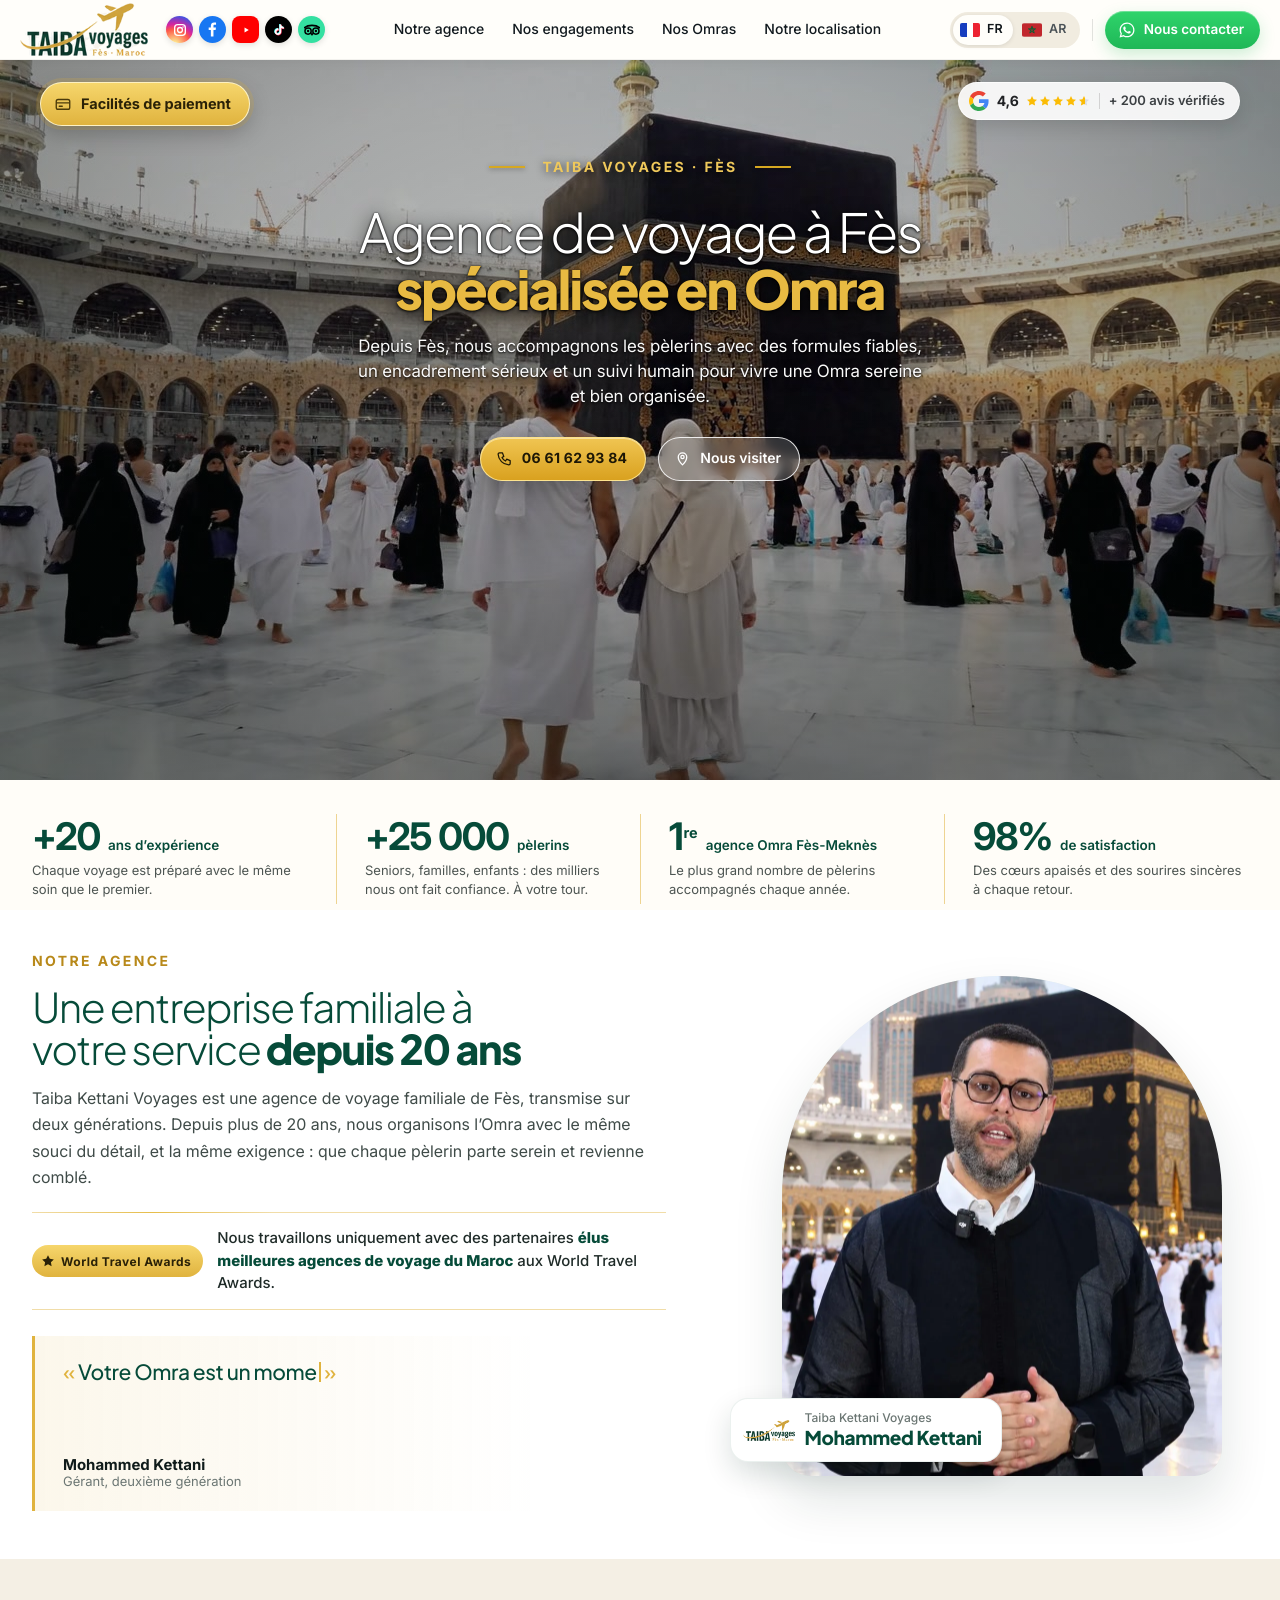
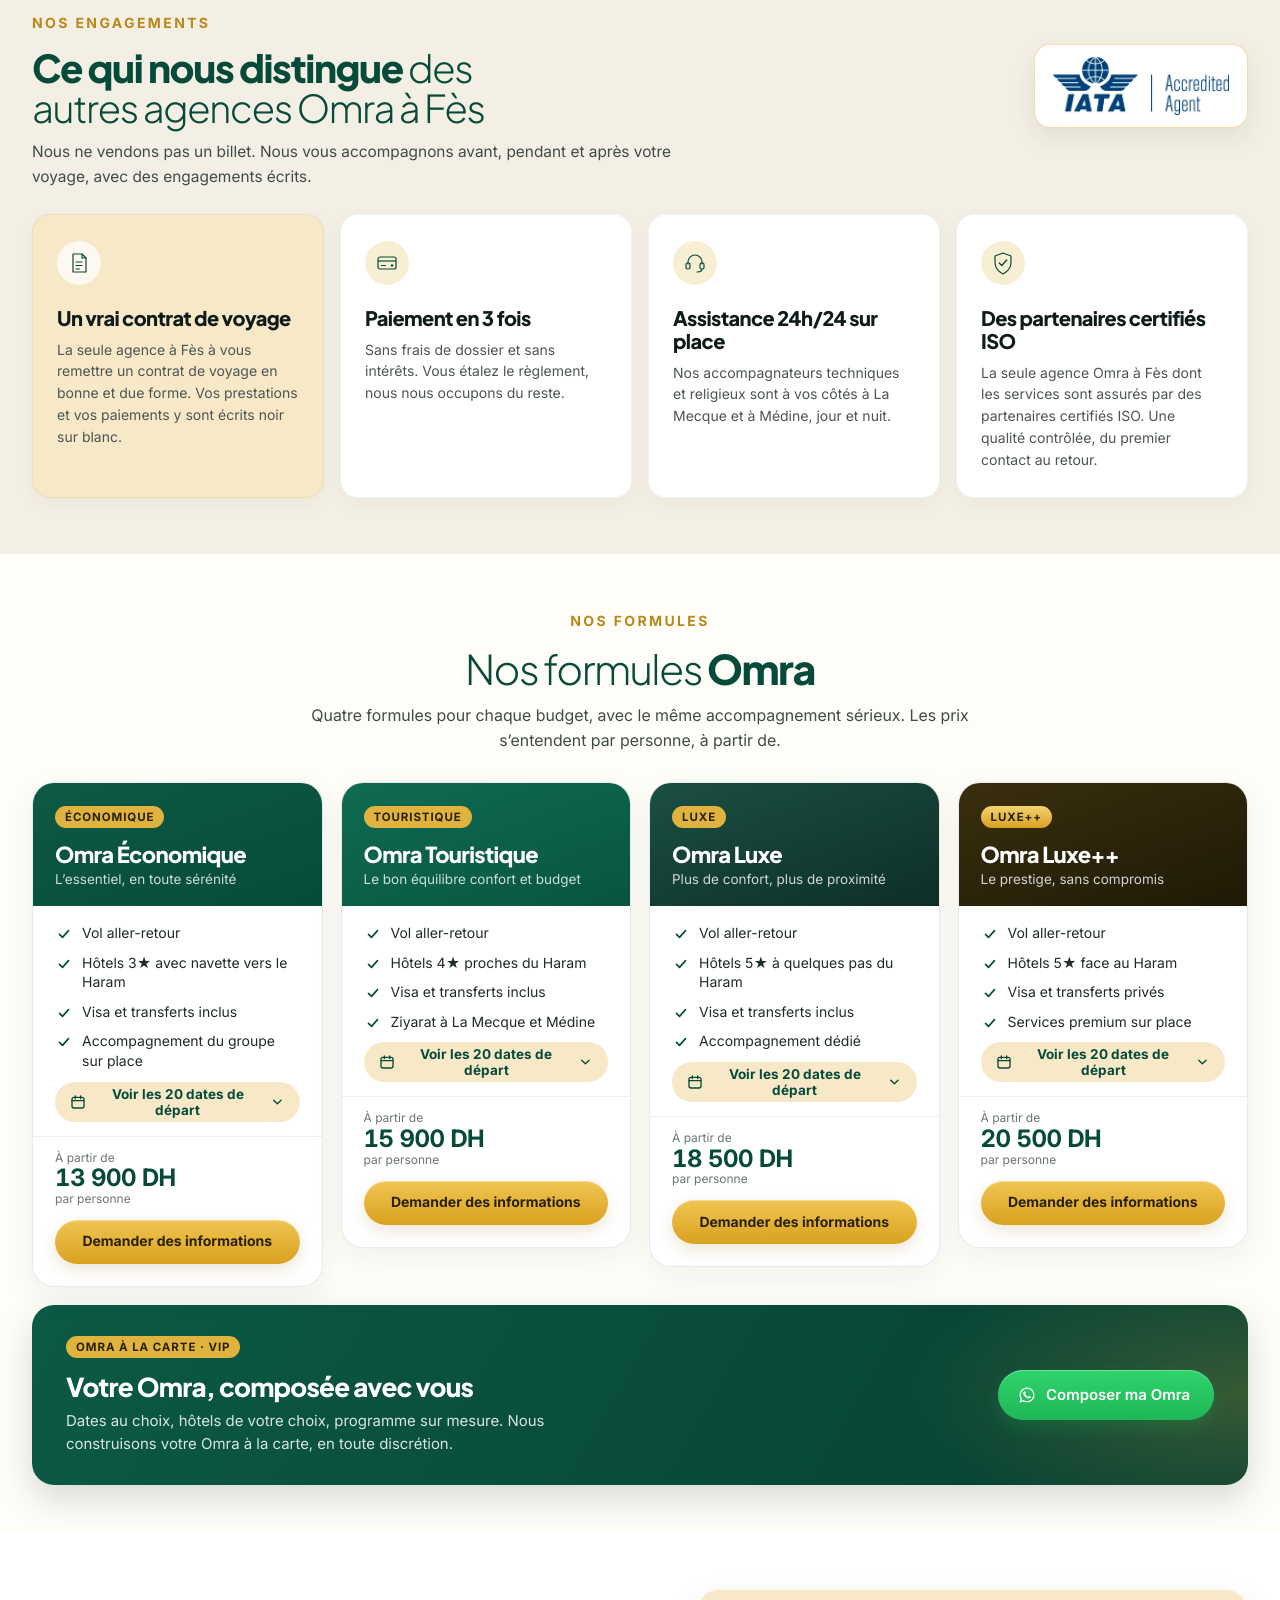
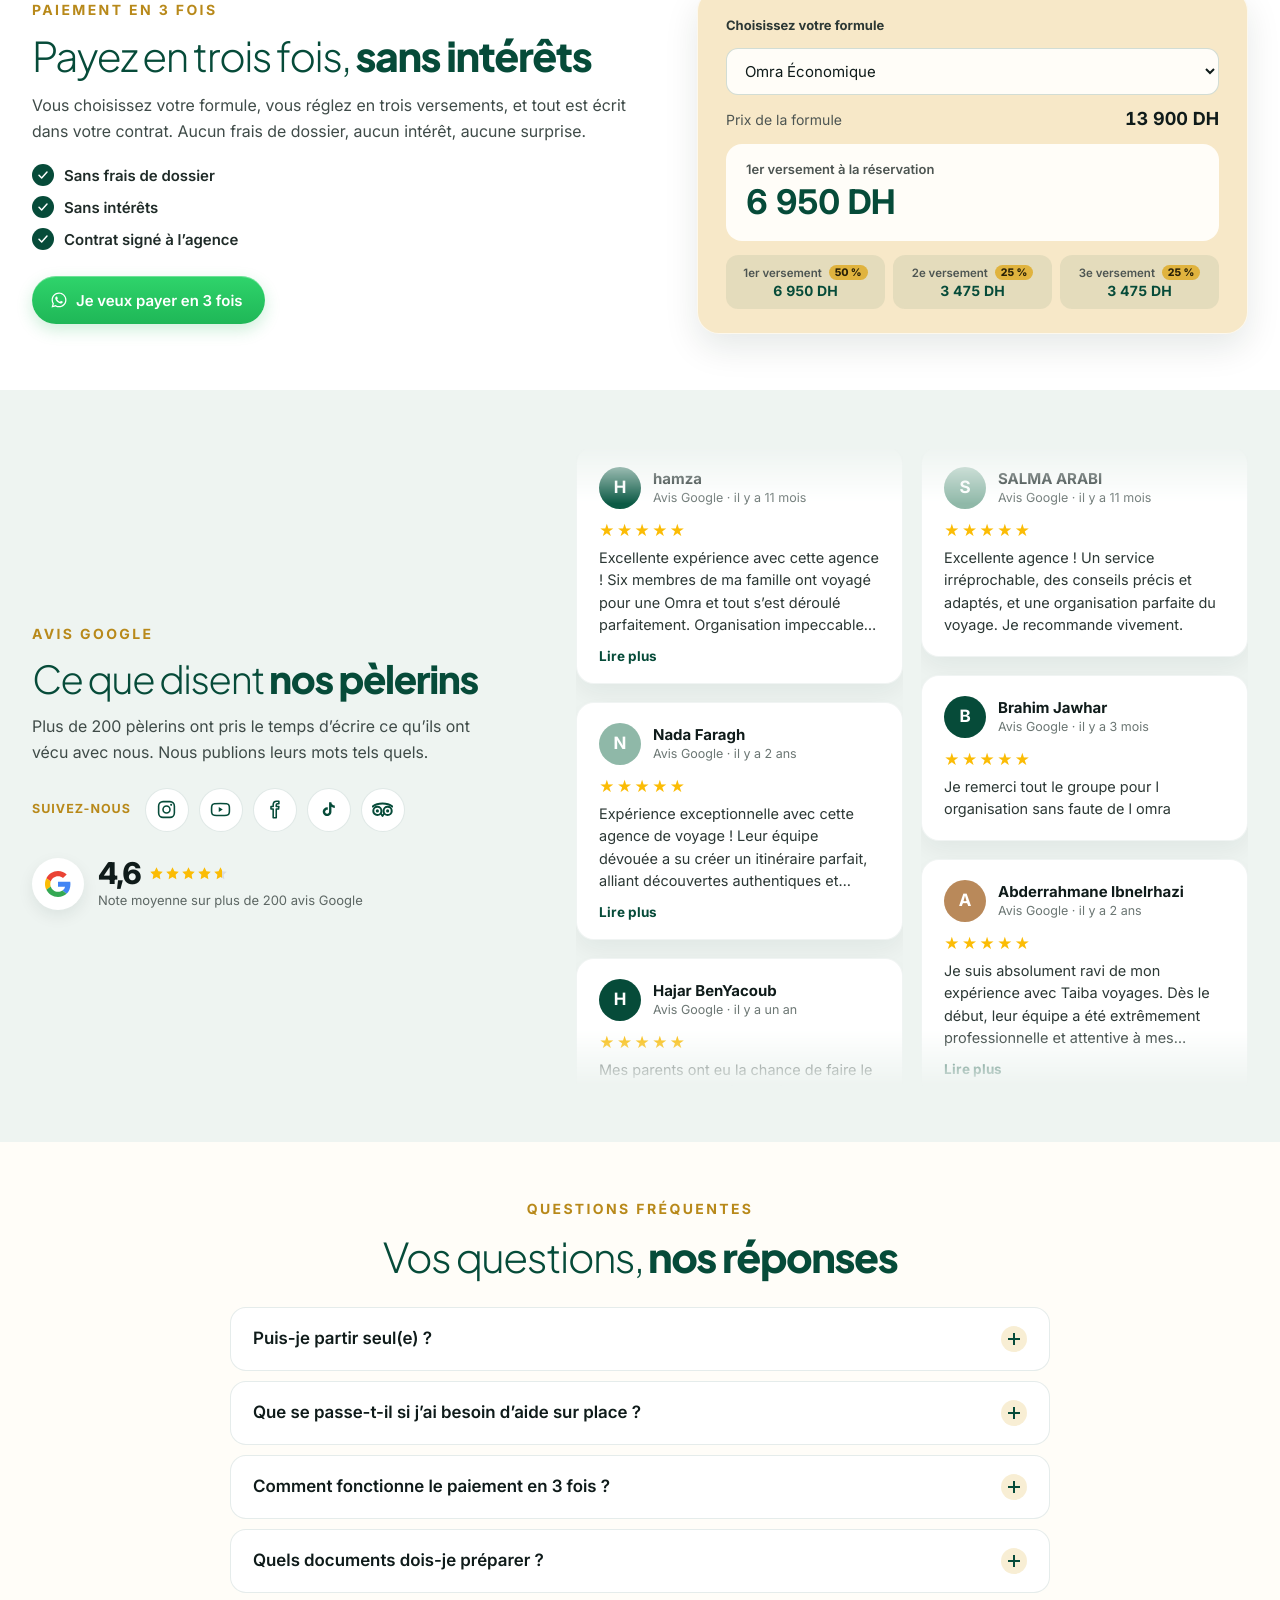
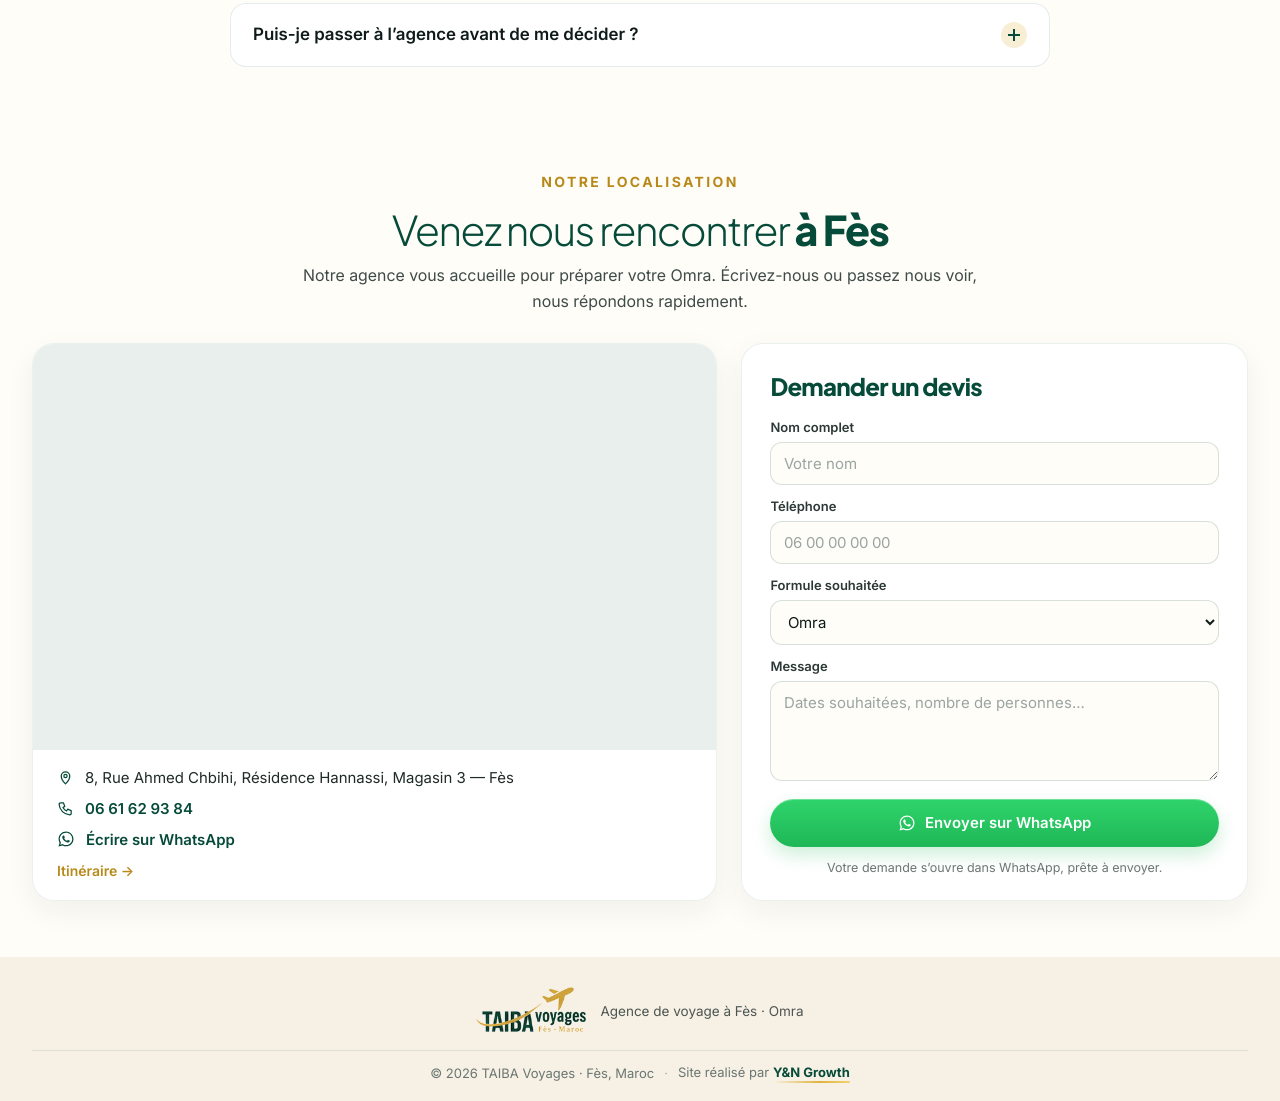
<file: index.html>
<!doctype html>
<html lang="fr" dir="ltr">
<head>
  <meta charset="utf-8" />
  <meta name="viewport" content="width=device-width, initial-scale=1" />
  <meta name="theme-color" content="#fffefa" />
  <title>Agence de voyage Omra à Fès | Taiba Kettani Voyages</title>
  <meta name="description" content="Taiba Kettani Voyages, agence de voyage familiale à Fès spécialisée dans l'Omra depuis 20 ans. Formules dès 13 900 DH, paiement en 3 fois, assistance 24h/24." />
  <link rel="canonical" href="https://taibakettanivoyages.ma/" />
  <link rel="alternate" hreflang="fr" href="https://taibakettanivoyages.ma/" />
  <link rel="alternate" hreflang="ar" href="https://taibakettanivoyages.ma/ar/" />
  <link rel="alternate" hreflang="x-default" href="https://taibakettanivoyages.ma/" />
  <meta property="og:locale" content="fr_MA" />
  <meta property="og:locale:alternate" content="ar_MA" />
  <meta property="og:type" content="website" />
  <meta property="og:site_name" content="Taiba Kettani Voyages" />
  <meta property="og:title" content="Agence de voyage Omra à Fès | Taiba Kettani Voyages" />
  <meta property="og:description" content="Taiba Kettani Voyages, agence de voyage familiale à Fès spécialisée dans l'Omra depuis 20 ans. Formules dès 13 900 DH, paiement en 3 fois, assistance 24h/24." />
  <meta property="og:url" content="https://taibakettanivoyages.ma/" />
  <meta property="og:image" content="https://taibakettanivoyages.ma/assets/hero-placeholder.jpg" />
  <meta name="twitter:card" content="summary_large_image" />
  <script type="application/ld+json">{"@context": "https://schema.org", "@type": "WebSite", "name": "Taiba Kettani Voyages", "alternateName": ["Taiba Voyages", "طيبة كتاني للأسفار"], "url": "https://taibakettanivoyages.ma/"}</script>
  <link rel="preconnect" href="https://fonts.googleapis.com" />
  <link rel="preconnect" href="https://fonts.gstatic.com" crossorigin />
  <link href="https://fonts.googleapis.com/css2?family=Inter:wght@400;500;600;700&family=Plus+Jakarta+Sans:wght@300;500;700;800&family=Tajawal:wght@300;400;500;700;800&display=swap" rel="stylesheet" />
  <script type="application/ld+json">{"@context": "https://schema.org", "@type": "TravelAgency", "name": "Taiba Kettani Voyages", "description": "Agence de voyage familiale à Fès spécialisée en Omra.", "telephone": "+212661629384", "address": {"@type": "PostalAddress", "streetAddress": "8, Rue Ahmed Chbihi, Résidence Hannassi, Magasin 3", "addressLocality": "Fès", "addressCountry": "MA"}, "url": "https://taibakettanivoyages.ma/", "priceRange": "13900-20500 MAD", "inLanguage": "fr", "sameAs": ["https://www.instagram.com/taiba_kettani_voyages/", "https://www.youtube.com/@Taiba.kettani.voyages", "https://www.facebook.com/Taiba.voyages", "https://www.tiktok.com/@taiba.voyages.by.k", "https://www.tripadvisor.fr/Attraction_Review-g293733-d34656784-Reviews-TAIBA_Voyages_By_Kettani-Fez_Fez_Meknes.html"]}</script>
  <link rel="icon" href="/favicon.ico" sizes="48x48" />
  <link rel="icon" href="/favicon.svg" type="image/svg+xml" />
  <link rel="apple-touch-icon" href="/apple-touch-icon.png" />
  <link rel="stylesheet" href="styles.css?v=77" />
</head>
<body>
  <header class="site-header">
    <div class="nav-shell">
      <a class="brand" href="#" aria-label="TAIBA Voyages — Accueil">
        <img src="assets/logo-taiba.png" alt="TAIBA Voyages — Fès, Maroc" />
      </a>

      <div class="nav-social" aria-label="Réseaux sociaux">
        <a class="soc soc-ig" href="https://www.instagram.com/taiba_kettani_voyages/" target="_blank" rel="noopener" aria-label="Instagram" title="Instagram"><svg viewBox="0 0 24 24" fill="none" aria-hidden="true"><rect x="4" y="4" width="16" height="16" rx="4.6" stroke="#fff" stroke-width="2"/><circle cx="12" cy="12" r="3.7" stroke="#fff" stroke-width="2"/><circle cx="16.6" cy="7.4" r="1.15" fill="#fff"/></svg></a>
        <a class="soc soc-fb" href="https://www.facebook.com/Taiba.voyages" target="_blank" rel="noopener" aria-label="Facebook" title="Facebook"><svg viewBox="0 0 24 24" aria-hidden="true"><path fill="#fff" d="M15.12 5.32H17V2.14A26.1 26.1 0 0 0 14.26 2c-2.72 0-4.58 1.66-4.58 4.7v2.62H6.61v3.56h3.07V22h3.68v-9.12h3.06l.46-3.56h-3.52V7.05c0-1.03.28-1.73 1.76-1.73Z"/></svg></a>
        <a class="soc soc-yt" href="https://www.youtube.com/@Taiba.kettani.voyages" target="_blank" rel="noopener" aria-label="YouTube" title="YouTube"><svg viewBox="0 0 24 24" aria-hidden="true"><path fill="#fff" d="m9.8 8.2 6.4 3.8-6.4 3.8V8.2Z"/></svg></a>
        <a class="soc soc-tt" href="https://www.tiktok.com/@taiba.voyages.by.k" target="_blank" rel="noopener" aria-label="TikTok" title="TikTok"><svg viewBox="0 0 24 24" aria-hidden="true"><g transform="translate(4.4 3.6) scale(.66)"><path fill="#25F4EE" transform="translate(-1 -1)" d="M12.53.02c1.31-.02 2.61-.01 3.91-.02.08 1.53.63 3.09 1.75 4.17 1.12 1.11 2.7 1.62 4.24 1.79v4.03c-1.44-.05-2.89-.35-4.2-.97-.57-.26-1.1-.59-1.62-.93-.01 2.92.01 5.84-.02 8.75-.08 1.4-.54 2.79-1.35 3.94-1.31 1.92-3.58 3.17-5.91 3.21-1.43.08-2.86-.31-4.08-1.03-2.02-1.19-3.44-3.37-3.65-5.71-.02-.5-.03-1-.01-1.49.18-1.9 1.12-3.72 2.58-4.96 1.66-1.44 3.98-2.13 6.15-1.72.02 1.48-.04 2.96-.04 4.44-.99-.32-2.15-.23-3.02.37-.63.41-1.11 1.04-1.36 1.75-.21.51-.15 1.07-.14 1.61.24 1.64 1.82 3.02 3.5 2.87 1.12-.01 2.19-.66 2.77-1.61.19-.33.4-.67.41-1.06.1-1.79.06-3.57.07-5.36.01-4.03-.01-8.05.02-12.07Z"/><path fill="#FE2C55" transform="translate(1 1)" d="M12.53.02c1.31-.02 2.61-.01 3.91-.02.08 1.53.63 3.09 1.75 4.17 1.12 1.11 2.7 1.62 4.24 1.79v4.03c-1.44-.05-2.89-.35-4.2-.97-.57-.26-1.1-.59-1.62-.93-.01 2.92.01 5.84-.02 8.75-.08 1.4-.54 2.79-1.35 3.94-1.31 1.92-3.58 3.17-5.91 3.21-1.43.08-2.86-.31-4.08-1.03-2.02-1.19-3.44-3.37-3.65-5.71-.02-.5-.03-1-.01-1.49.18-1.9 1.12-3.72 2.58-4.96 1.66-1.44 3.98-2.13 6.15-1.72.02 1.48-.04 2.96-.04 4.44-.99-.32-2.15-.23-3.02.37-.63.41-1.11 1.04-1.36 1.75-.21.51-.15 1.07-.14 1.61.24 1.64 1.82 3.02 3.5 2.87 1.12-.01 2.19-.66 2.77-1.61.19-.33.4-.67.41-1.06.1-1.79.06-3.57.07-5.36.01-4.03-.01-8.05.02-12.07Z"/><path fill="#fff" d="M12.53.02c1.31-.02 2.61-.01 3.91-.02.08 1.53.63 3.09 1.75 4.17 1.12 1.11 2.7 1.62 4.24 1.79v4.03c-1.44-.05-2.89-.35-4.2-.97-.57-.26-1.1-.59-1.62-.93-.01 2.92.01 5.84-.02 8.75-.08 1.4-.54 2.79-1.35 3.94-1.31 1.92-3.58 3.17-5.91 3.21-1.43.08-2.86-.31-4.08-1.03-2.02-1.19-3.44-3.37-3.65-5.71-.02-.5-.03-1-.01-1.49.18-1.9 1.12-3.72 2.58-4.96 1.66-1.44 3.98-2.13 6.15-1.72.02 1.48-.04 2.96-.04 4.44-.99-.32-2.15-.23-3.02.37-.63.41-1.11 1.04-1.36 1.75-.21.51-.15 1.07-.14 1.61.24 1.64 1.82 3.02 3.5 2.87 1.12-.01 2.19-.66 2.77-1.61.19-.33.4-.67.41-1.06.1-1.79.06-3.57.07-5.36.01-4.03-.01-8.05.02-12.07Z"/></g></svg></a><a class="soc soc-ta" href="https://www.tripadvisor.fr/Attraction_Review-g293733-d34656784-Reviews-TAIBA_Voyages_By_Kettani-Fez_Fez_Meknes.html" target="_blank" rel="noopener" aria-label="Tripadvisor" title="Tripadvisor"><svg viewBox="3 4.5 18 15" aria-hidden="true"><path d="M3.6 9.4C5.7 7.7 8.7 6.8 12 6.8s6.3.9 8.4 2.6" stroke="currentColor" stroke-width="1.7" stroke-linecap="round" fill="none"/><circle cx="7.6" cy="13.2" r="3.5" stroke="currentColor" stroke-width="1.7" fill="none"/><circle cx="16.4" cy="13.2" r="3.5" stroke="currentColor" stroke-width="1.7" fill="none"/><circle cx="7.6" cy="13.2" r="1.35" fill="currentColor"/><circle cx="16.4" cy="13.2" r="1.35" fill="currentColor"/><path d="M10.7 15.6 12 17.6l1.3-2" stroke="currentColor" stroke-width="1.5" stroke-linecap="round" stroke-linejoin="round" fill="none"/></svg></a>
      </div>

      <nav class="desktop-nav" aria-label="Navigation principale">
        <a href="#agence">Notre agence</a>
        <a href="#engagements">Nos engagements</a>
        <a href="#packs">Nos Omras</a>
        <a href="#localisation">Notre localisation</a>
      </nav>

      <div class="nav-actions">
        <div class="lang-switch" aria-label="Langue / اللغة">
          <a class="lang-btn is-active" href="./" data-lang="fr" lang="fr" hreflang="fr" title="Français" aria-current="page">
            <span class="flag flag-fr" aria-hidden="true"><i></i><i></i><i></i></span>
            <span class="lang-label">FR</span>
          </a>
          <a class="lang-btn" href="ar/" data-lang="ar" lang="ar" hreflang="ar" title="العربية">
            <span class="flag flag-ma" aria-hidden="true">
              <svg viewBox="0 0 900 600">
                <rect width="900" height="600" fill="#C1272D"/>
                <path d="M450 130 549.9 437.5 288.3 247.5h323.4L350.1 437.5Z" fill="none" stroke="#006233" stroke-width="40" stroke-linejoin="miter"/>
              </svg>
            </span>
            <span class="lang-label">AR</span>
          </a>
        </div>

        <span class="nav-divider" aria-hidden="true"></span>

        <a class="contact-cta" href="https://wa.me/212661629384" target="_blank" rel="noopener" aria-label="Nous contacter sur WhatsApp">
          <svg class="whatsapp-icon" width="20" height="20" viewBox="0 0 24 24" aria-hidden="true">
            <path fill="currentColor" d="M12.04 2C6.58 2 2.13 6.45 2.13 11.91c0 1.75.46 3.45 1.32 4.95L2.05 22l5.25-1.38a9.9 9.9 0 0 0 4.74 1.21c5.46 0 9.91-4.45 9.91-9.91 0-2.65-1.03-5.14-2.9-7.01A9.82 9.82 0 0 0 12.04 2m.01 1.67c2.2 0 4.26.86 5.82 2.42a8.2 8.2 0 0 1 2.41 5.83c0 4.54-3.7 8.23-8.24 8.23-1.48 0-2.93-.39-4.19-1.15l-.3-.17-3.12.82.83-3.04-.2-.32a8.2 8.2 0 0 1-1.26-4.38c.01-4.54 3.7-8.24 8.25-8.24M8.53 7.33c-.16 0-.43.06-.66.31-.22.25-.87.86-.87 2.07 0 1.22.89 2.39 1 2.56.14.17 1.76 2.67 4.25 3.73.59.27 1.05.42 1.41.53.59.19 1.13.16 1.56.1.48-.07 1.46-.6 1.67-1.18.21-.58.21-1.07.15-1.18-.07-.1-.23-.16-.48-.27-.25-.14-1.47-.74-1.69-.82-.23-.08-.37-.12-.56.12-.16.25-.64.81-.78.97-.15.17-.29.19-.53.07-.26-.13-1.06-.39-2-1.23-.74-.66-1.23-1.47-1.38-1.72-.12-.24-.01-.39.11-.5.11-.11.27-.29.37-.44.13-.14.17-.25.25-.41.08-.17.04-.31-.02-.43-.06-.11-.56-1.35-.77-1.84-.2-.48-.4-.42-.56-.43-.14 0-.3-.01-.47-.01"/>
          </svg>
          <span>Nous contacter</span>
        </a>

        <button class="menu-toggle" type="button" aria-label="Ouvrir le menu" aria-expanded="false">
          <span></span><span></span><span></span>
        </button>
      </div>
    </div>

    <div class="mobile-panel" hidden>
      <a href="#agence">Notre agence</a>
      <a href="#engagements">Nos engagements</a>
      <a href="#packs">Nos Omras</a>
      <a href="#localisation">Notre localisation</a>
    </div>
  </header>

  <nav class="social-rail" aria-label="Réseaux sociaux">
        <a class="soc soc-ig" href="https://www.instagram.com/taiba_kettani_voyages/" target="_blank" rel="noopener" aria-label="Instagram" title="Instagram"><svg viewBox="0 0 24 24" fill="none" aria-hidden="true"><rect x="4" y="4" width="16" height="16" rx="4.6" stroke="#fff" stroke-width="2"/><circle cx="12" cy="12" r="3.7" stroke="#fff" stroke-width="2"/><circle cx="16.6" cy="7.4" r="1.15" fill="#fff"/></svg></a>
        <a class="soc soc-fb" href="https://www.facebook.com/Taiba.voyages" target="_blank" rel="noopener" aria-label="Facebook" title="Facebook"><svg viewBox="0 0 24 24" aria-hidden="true"><path fill="#fff" d="M15.12 5.32H17V2.14A26.1 26.1 0 0 0 14.26 2c-2.72 0-4.58 1.66-4.58 4.7v2.62H6.61v3.56h3.07V22h3.68v-9.12h3.06l.46-3.56h-3.52V7.05c0-1.03.28-1.73 1.76-1.73Z"/></svg></a>
        <a class="soc soc-yt" href="https://www.youtube.com/@Taiba.kettani.voyages" target="_blank" rel="noopener" aria-label="YouTube" title="YouTube"><svg viewBox="0 0 24 24" aria-hidden="true"><path fill="#fff" d="m9.8 8.2 6.4 3.8-6.4 3.8V8.2Z"/></svg></a>
        <a class="soc soc-tt" href="https://www.tiktok.com/@taiba.voyages.by.k" target="_blank" rel="noopener" aria-label="TikTok" title="TikTok"><svg viewBox="0 0 24 24" aria-hidden="true"><g transform="translate(4.4 3.6) scale(.66)"><path fill="#25F4EE" transform="translate(-1 -1)" d="M12.53.02c1.31-.02 2.61-.01 3.91-.02.08 1.53.63 3.09 1.75 4.17 1.12 1.11 2.7 1.62 4.24 1.79v4.03c-1.44-.05-2.89-.35-4.2-.97-.57-.26-1.1-.59-1.62-.93-.01 2.92.01 5.84-.02 8.75-.08 1.4-.54 2.79-1.35 3.94-1.31 1.92-3.58 3.17-5.91 3.21-1.43.08-2.86-.31-4.08-1.03-2.02-1.19-3.44-3.37-3.65-5.71-.02-.5-.03-1-.01-1.49.18-1.9 1.12-3.72 2.58-4.96 1.66-1.44 3.98-2.13 6.15-1.72.02 1.48-.04 2.96-.04 4.44-.99-.32-2.15-.23-3.02.37-.63.41-1.11 1.04-1.36 1.75-.21.51-.15 1.07-.14 1.61.24 1.64 1.82 3.02 3.5 2.87 1.12-.01 2.19-.66 2.77-1.61.19-.33.4-.67.41-1.06.1-1.79.06-3.57.07-5.36.01-4.03-.01-8.05.02-12.07Z"/><path fill="#FE2C55" transform="translate(1 1)" d="M12.53.02c1.31-.02 2.61-.01 3.91-.02.08 1.53.63 3.09 1.75 4.17 1.12 1.11 2.7 1.62 4.24 1.79v4.03c-1.44-.05-2.89-.35-4.2-.97-.57-.26-1.1-.59-1.62-.93-.01 2.92.01 5.84-.02 8.75-.08 1.4-.54 2.79-1.35 3.94-1.31 1.92-3.58 3.17-5.91 3.21-1.43.08-2.86-.31-4.08-1.03-2.02-1.19-3.44-3.37-3.65-5.71-.02-.5-.03-1-.01-1.49.18-1.9 1.12-3.72 2.58-4.96 1.66-1.44 3.98-2.13 6.15-1.72.02 1.48-.04 2.96-.04 4.44-.99-.32-2.15-.23-3.02.37-.63.41-1.11 1.04-1.36 1.75-.21.51-.15 1.07-.14 1.61.24 1.64 1.82 3.02 3.5 2.87 1.12-.01 2.19-.66 2.77-1.61.19-.33.4-.67.41-1.06.1-1.79.06-3.57.07-5.36.01-4.03-.01-8.05.02-12.07Z"/><path fill="#fff" d="M12.53.02c1.31-.02 2.61-.01 3.91-.02.08 1.53.63 3.09 1.75 4.17 1.12 1.11 2.7 1.62 4.24 1.79v4.03c-1.44-.05-2.89-.35-4.2-.97-.57-.26-1.1-.59-1.62-.93-.01 2.92.01 5.84-.02 8.75-.08 1.4-.54 2.79-1.35 3.94-1.31 1.92-3.58 3.17-5.91 3.21-1.43.08-2.86-.31-4.08-1.03-2.02-1.19-3.44-3.37-3.65-5.71-.02-.5-.03-1-.01-1.49.18-1.9 1.12-3.72 2.58-4.96 1.66-1.44 3.98-2.13 6.15-1.72.02 1.48-.04 2.96-.04 4.44-.99-.32-2.15-.23-3.02.37-.63.41-1.11 1.04-1.36 1.75-.21.51-.15 1.07-.14 1.61.24 1.64 1.82 3.02 3.5 2.87 1.12-.01 2.19-.66 2.77-1.61.19-.33.4-.67.41-1.06.1-1.79.06-3.57.07-5.36.01-4.03-.01-8.05.02-12.07Z"/></g></svg></a><a class="soc soc-ta" href="https://www.tripadvisor.fr/Attraction_Review-g293733-d34656784-Reviews-TAIBA_Voyages_By_Kettani-Fez_Fez_Meknes.html" target="_blank" rel="noopener" aria-label="Tripadvisor" title="Tripadvisor"><svg viewBox="3 4.5 18 15" aria-hidden="true"><path d="M3.6 9.4C5.7 7.7 8.7 6.8 12 6.8s6.3.9 8.4 2.6" stroke="currentColor" stroke-width="1.7" stroke-linecap="round" fill="none"/><circle cx="7.6" cy="13.2" r="3.5" stroke="currentColor" stroke-width="1.7" fill="none"/><circle cx="16.4" cy="13.2" r="3.5" stroke="currentColor" stroke-width="1.7" fill="none"/><circle cx="7.6" cy="13.2" r="1.35" fill="currentColor"/><circle cx="16.4" cy="13.2" r="1.35" fill="currentColor"/><path d="M10.7 15.6 12 17.6l1.3-2" stroke="currentColor" stroke-width="1.5" stroke-linecap="round" stroke-linejoin="round" fill="none"/></svg></a>
      </nav>

  <main>
    <section class="hero" aria-labelledby="hero-title">
      <div class="hero-media" aria-hidden="true">
        <video class="hero-video" autoplay muted playsinline preload="auto" poster="assets/hero-placeholder.jpg">
          <source src="assets/hero-video.mp4?v=2" type="video/mp4" />
        </video>
      </div>
      <div class="hero-overlay" aria-hidden="true"></div>

      <a class="google-badge" href="#avis" aria-label="Avis Google : 4,6 sur 5, plus de 200 avis vérifiés">
        <span class="google-logo" aria-hidden="true">
          <svg viewBox="0 0 48 48">
            <path fill="#EA4335" d="M24 9.5c3.54 0 6.71 1.22 9.21 3.6l6.85-6.85C35.9 2.38 30.47 0 24 0 14.62 0 6.51 5.38 2.56 13.22l7.98 6.19C12.43 13.72 17.74 9.5 24 9.5z"/>
            <path fill="#4285F4" d="M46.98 24.55c0-1.57-.15-3.09-.38-4.55H24v9.02h12.94c-.58 2.96-2.26 5.48-4.78 7.18l7.73 6c4.51-4.18 7.09-10.36 7.09-17.65z"/>
            <path fill="#FBBC05" d="M10.53 28.59c-.48-1.45-.76-2.99-.76-4.59s.27-3.14.76-4.59l-7.98-6.19C.92 16.46 0 20.12 0 24c0 3.88.92 7.54 2.56 10.78l7.97-6.19z"/>
            <path fill="#34A853" d="M24 48c6.48 0 11.93-2.13 15.89-5.81l-7.73-6c-2.15 1.45-4.92 2.3-8.16 2.3-6.26 0-11.57-4.22-13.47-9.91l-7.98 6.19C6.51 42.62 14.62 48 24 48z"/>
          </svg>
        </span>
        <span class="google-score">4,6</span>
        <span class="stars" aria-hidden="true"><i></i><i></i><i></i><i></i><i class="half"></i></span>
        <span class="google-sep" aria-hidden="true"></span>
        <span class="google-count">+ 200 avis vérifiés</span>
      </a>

      <a class="pay-badge" href="#engagements" data-highlight="#pledge-pay"><svg width="16" height="16" viewBox="0 0 24 24" fill="none" aria-hidden="true"><rect x="3" y="6" width="18" height="13" rx="2.5" stroke="currentColor" stroke-width="1.8"/><path d="M3 10.5h18" stroke="currentColor" stroke-width="1.8"/><path d="M7 15h4" stroke="currentColor" stroke-width="1.8" stroke-linecap="round"/></svg><span>Facilités de paiement</span></a>

      <div class="hero-content">
        <div class="eyebrow"><span></span><b>TAIBA VOYAGES · FÈS</b><span></span></div>

        <h1 id="hero-title">
          <span class="line-white">Agence de voyage à Fès</span>
          <span class="line-gold">spécialisée en Omra</span>
        </h1>

        <p class="hero-lead">
          Depuis Fès, nous accompagnons les pèlerins avec des formules fiables,<br class="desktop-break" />
          un encadrement sérieux et un suivi humain pour vivre une Omra sereine<br class="desktop-break" />
          et bien organisée.
        </p>

        <div class="hero-actions v-gold">
          <a class="ghost-cta" href="tel:+212661629384" aria-label="Appeler l’agence">
            <svg width="17" height="17" viewBox="0 0 24 24" fill="none" aria-hidden="true"><path d="M5 4h4l2 5-2.5 1.5a11 11 0 0 0 5 5L15 13l5 2v4a2 2 0 0 1-2 2A16 16 0 0 1 3 6a2 2 0 0 1 2-2Z" stroke="currentColor" stroke-width="1.8" stroke-linejoin="round"/></svg>
            <span class="ghost-number">06 61 62 93 84</span>
          </a>
          <a class="ghost-cta" href="#localisation">
            <svg width="17" height="17" viewBox="0 0 24 24" fill="none" aria-hidden="true"><path d="M12 21s-6-5.3-6-11a6 6 0 0 1 12 0c0 5.7-6 11-6 11Z" stroke="currentColor" stroke-width="1.8" stroke-linejoin="round"/><circle cx="12" cy="10" r="2.3" stroke="currentColor" stroke-width="1.8"/></svg>
            <span class="ghost-label">Nous visiter</span>
          </a>
        </div>
      </div>

    </section>

    <div class="stats-anchor v-mix">
      <div class="stats-bar" role="list" aria-label="Chiffres clés de TAIBA Voyages">
        <div class="stat" role="listitem">
          <svg class="stat-icon" viewBox="0 0 48 48" fill="none" aria-hidden="true"><circle cx="24" cy="19" r="11" stroke="currentColor" stroke-width="2.2"/><path d="m17 28-4 14 11-6 11 6-4-14" stroke="currentColor" stroke-width="2.2" stroke-linejoin="round"/><path d="m24 13 1.8 3.7 4 .6-2.9 2.8.7 4-3.6-1.9-3.6 1.9.7-4-2.9-2.8 4-.6L24 13Z" stroke="currentColor" stroke-width="1.8" stroke-linejoin="round"/></svg>
          <strong class="counter" data-count="20" data-prefix="+" data-suffix="">+20</strong>
          <span class="stat-title">ans d’expérience</span>
          <p class="stat-text">Chaque voyage est préparé avec le même soin que le premier.</p>
        </div>
        <div class="stat" role="listitem">
          <svg class="stat-icon" viewBox="0 0 48 48" fill="none" aria-hidden="true"><circle cx="18" cy="16" r="6" stroke="currentColor" stroke-width="2.2"/><circle cx="32" cy="18" r="5" stroke="currentColor" stroke-width="2.2"/><path d="M6 40c0-8 5-13 12-13s12 5 12 13" stroke="currentColor" stroke-width="2.2" stroke-linecap="round"/><path d="M30 28c6 0 12 4 12 12" stroke="currentColor" stroke-width="2.2" stroke-linecap="round"/></svg>
          <strong class="counter" data-count="25000" data-prefix="+" data-suffix="">+25 000</strong>
          <span class="stat-title">pèlerins</span>
          <p class="stat-text">Seniors, familles, enfants : des milliers nous ont fait confiance. À votre tour.</p>
        </div>
        <div class="stat" role="listitem">
          <svg class="stat-icon" viewBox="0 0 48 48" fill="none" aria-hidden="true"><path d="M14 8h20v10a10 10 0 0 1-20 0V8Z" stroke="currentColor" stroke-width="2.2" stroke-linejoin="round"/><path d="M14 12H8v4a6 6 0 0 0 6 6M34 12h6v4a6 6 0 0 1-6 6" stroke="currentColor" stroke-width="2.2" stroke-linecap="round"/><path d="M24 28v6M16 40h16M19 34h10v6H19z" stroke="currentColor" stroke-width="2.2" stroke-linejoin="round"/></svg>
          <strong class="counter">1<sup class="ord">re</sup></strong>
          <span class="stat-title">agence Omra Fès-Meknès</span>
          <p class="stat-text">Le plus grand nombre de pèlerins accompagnés chaque année.</p>
        </div>
        <div class="stat" role="listitem">
          <svg class="stat-icon" viewBox="0 0 48 48" fill="none" aria-hidden="true"><path d="M24 41s-15-9.5-15-21a8.5 8.5 0 0 1 15-5.4A8.5 8.5 0 0 1 39 20c0 11.5-15 21-15 21Z" stroke="currentColor" stroke-width="2.2" stroke-linejoin="round"/></svg>
          <strong class="counter" data-count="98" data-prefix="" data-suffix="%">98%</strong>
          <span class="stat-title">de satisfaction</span>
          <p class="stat-text">Des cœurs apaisés et des sourires sincères à chaque retour.</p>
        </div>
      </div>
    </div>

    <section id="agence" class="agency" aria-labelledby="agency-title">
      <div class="container agency-grid">
        <div class="agency-copy">
          <div class="eyebrow eyebrow-dark eyebrow-start"><span></span><b>Notre agence</b></div>
          <h2 id="agency-title">Une entreprise familiale à votre service <strong>depuis 20 ans</strong></h2>
          <p class="agency-lead">Taiba Kettani Voyages est une agence de voyage familiale de Fès, transmise sur deux générations. Depuis plus de 20 ans, nous organisons l’Omra avec le même souci du détail, et la même exigence : que chaque pèlerin parte serein et revienne comblé.</p>
          <div class="partners">
            <span class="partners-pill"><svg width="14" height="14" viewBox="0 0 24 24" fill="currentColor" aria-hidden="true"><path d="m12 2 3.09 6.26L22 9.27l-5 4.87 1.18 6.88L12 17.77l-6.18 3.25L7 14.14 2 9.27l6.91-1.01L12 2z"/></svg>World Travel Awards</span>
            <p>Nous travaillons uniquement avec des partenaires <b>élus meilleures agences de voyage du Maroc</b> aux World Travel Awards.</p>
          </div>
          <blockquote class="founder-quote">
            <p class="typewriter" data-text="Votre Omra est un moment unique. Mon rôle est de vous accompagner avant, pendant et après, comme si vous étiez de ma famille.">Votre Omra est un moment unique. Mon rôle est de vous accompagner avant, pendant et après, comme si vous étiez de ma famille.</p>
            <footer><strong>Mohammed Kettani</strong><span>Gérant, deuxième génération</span></footer>
          </blockquote>
        </div>

        <div class="agency-visual">
          <div class="portrait">
            <picture>
              <source srcset="assets/mohammed-kettani-mecque.webp" type="image/webp" />
              <img src="assets/mohammed-kettani-mecque.jpg" alt="Mohammed Kettani, gérant de Taiba Kettani Voyages, à La Mecque devant la Kaaba" width="880" height="1021" loading="lazy" />
            </picture>
          </div>
          <div class="float-badge float-brand">
            <img src="assets/logo-taiba.png" alt="" />
            <span class="float-text"><small>Taiba Kettani Voyages</small><strong>Mohammed Kettani</strong></span>
          </div>
        </div>
      </div>
    </section>

    <section id="engagements" class="pledges" aria-labelledby="pledges-title">
      <div class="container">
        <div class="pledges-head">
          <div class="pledges-copy">
            <div class="eyebrow eyebrow-dark eyebrow-start"><span></span><b>Nos engagements</b></div>
            <h2 id="pledges-title"><strong>Ce qui nous distingue</strong> des autres agences Omra à Fès</h2>
            <p>Nous ne vendons pas un billet. Nous vous accompagnons avant, pendant et après votre voyage, avec des engagements écrits.</p>
          <figure class="iata-badge"><picture><source srcset="assets/iata-accredited-agent.webp" type="image/webp" /><img src="assets/iata-accredited-agent.png" alt="Agence accréditée IATA" width="365" height="120" loading="lazy" /></picture></figure>
          </div>
        </div>
        <div class="pledge-grid">
          <div class="pledge">
            <span class="pledge-icon"><svg viewBox="0 0 48 48" fill="none" aria-hidden="true"><path d="M12 6h18l8 8v28H12V6Z" stroke="currentColor" stroke-width="2.4" stroke-linejoin="round"/><path d="M30 6v8h8M18 22h12M18 29h12M18 36h7" stroke="currentColor" stroke-width="2.4" stroke-linecap="round"/></svg></span>
            <h3>Un vrai contrat de voyage</h3>
            <p>La seule agence à Fès à vous remettre un contrat de voyage en bonne et due forme. Vos prestations et vos paiements y sont écrits noir sur blanc.</p>
          </div>
          <div class="pledge" id="pledge-pay">
            <span class="pledge-icon"><svg viewBox="0 0 48 48" fill="none" aria-hidden="true"><rect x="6" y="12" width="36" height="24" rx="4" stroke="currentColor" stroke-width="2.4"/><path d="M6 20h36" stroke="currentColor" stroke-width="2.4"/><path d="M13 29h8" stroke="currentColor" stroke-width="2.4" stroke-linecap="round"/><circle cx="34" cy="29" r="2.5" fill="currentColor"/></svg></span>
            <h3>Paiement en 3 fois</h3>
            <p>Sans frais de dossier et sans intérêts. Vous étalez le règlement, nous nous occupons du reste.</p>
          </div>
          <div class="pledge">
            <span class="pledge-icon"><svg viewBox="0 0 48 48" fill="none" aria-hidden="true"><path d="M10 26v-4a14 14 0 0 1 28 0v4" stroke="currentColor" stroke-width="2.4" stroke-linecap="round"/><rect x="6" y="24" width="8" height="12" rx="3" stroke="currentColor" stroke-width="2.4"/><rect x="34" y="24" width="8" height="12" rx="3" stroke="currentColor" stroke-width="2.4"/><path d="M38 36c0 4-4 6-10 6" stroke="currentColor" stroke-width="2.4" stroke-linecap="round"/></svg></span>
            <h3>Assistance 24h/24 sur place</h3>
            <p>Nos accompagnateurs techniques et religieux sont à vos côtés à La Mecque et à Médine, jour et nuit.</p>
          </div>
          <div class="pledge">
            <span class="pledge-icon"><svg viewBox="0 0 48 48" fill="none" aria-hidden="true"><path d="M24 4 40 10v12c0 10.5-6.1 19-16 24C14.1 41 8 32.5 8 22V10L24 4Z" stroke="currentColor" stroke-width="2.4" stroke-linejoin="round"/><path d="m16.5 24 5 5 10-11" stroke="currentColor" stroke-width="2.6" stroke-linecap="round" stroke-linejoin="round"/></svg></span>
            <h3>Des partenaires certifiés ISO</h3>
            <p>La seule agence Omra à Fès dont les services sont assurés par des partenaires certifiés ISO. Une qualité contrôlée, du premier contact au retour.</p>
          </div>
        </div>
      </div>
    </section>

    <section id="packs" class="packs" aria-labelledby="packs-title" data-lang="fr">
      <div class="container">
        <div class="section-head">
          <div class="eyebrow eyebrow-dark"><span></span><b>Nos formules</b><span></span></div>
          <h2 id="packs-title">Nos formules <strong>Omra</strong></h2>
          <p>Quatre formules pour chaque budget, avec le même accompagnement sérieux. Les prix s’entendent par personne, à partir de.</p>
        </div>
        <div class="pack-grid">
          <article class="pack pack-eco">
            <div class="pack-head">
              <span class="pack-tier">Économique</span>
              <h3>Omra Économique</h3>
              <p>L’essentiel, en toute sérénité</p>
            </div>
            <ul class="pack-list">
              <li><svg viewBox="0 0 24 24" fill="none" aria-hidden="true"><path d="m6 12.5 4 4 8-9" stroke="currentColor" stroke-width="2.2" stroke-linecap="round" stroke-linejoin="round"/></svg><span>Vol aller-retour</span></li>
              <li><svg viewBox="0 0 24 24" fill="none" aria-hidden="true"><path d="m6 12.5 4 4 8-9" stroke="currentColor" stroke-width="2.2" stroke-linecap="round" stroke-linejoin="round"/></svg><span>Hôtels 3★ avec navette vers le Haram</span></li>
              <li><svg viewBox="0 0 24 24" fill="none" aria-hidden="true"><path d="m6 12.5 4 4 8-9" stroke="currentColor" stroke-width="2.2" stroke-linecap="round" stroke-linejoin="round"/></svg><span>Visa et transferts inclus</span></li>
              <li><svg viewBox="0 0 24 24" fill="none" aria-hidden="true"><path d="m6 12.5 4 4 8-9" stroke="currentColor" stroke-width="2.2" stroke-linecap="round" stroke-linejoin="round"/></svg><span>Accompagnement du groupe sur place</span></li>
            </ul>
            <div class="pack-flights"></div>
            <div class="pack-foot">
              <span class="pack-price">
                <small>À partir de</small>
                <strong><span class="num" dir="ltr">13 900</span> DH</strong>
                <em>par personne</em>
              </span>
              <a class="pack-cta" href="https://wa.me/212661629384?text=Bonjour%20TAIBA%20Voyages%2C%20je%20souhaite%20des%20informations%20sur%20la%20formule%20Omra%20%C3%89conomique." target="_blank" rel="noopener">Demander des informations</a>
            </div>
          </article>
          <article class="pack pack-tour">
            <div class="pack-head">
              <span class="pack-tier">Touristique</span>
              <h3>Omra Touristique</h3>
              <p>Le bon équilibre confort et budget</p>
            </div>
            <ul class="pack-list">
              <li><svg viewBox="0 0 24 24" fill="none" aria-hidden="true"><path d="m6 12.5 4 4 8-9" stroke="currentColor" stroke-width="2.2" stroke-linecap="round" stroke-linejoin="round"/></svg><span>Vol aller-retour</span></li>
              <li><svg viewBox="0 0 24 24" fill="none" aria-hidden="true"><path d="m6 12.5 4 4 8-9" stroke="currentColor" stroke-width="2.2" stroke-linecap="round" stroke-linejoin="round"/></svg><span>Hôtels 4★ proches du Haram</span></li>
              <li><svg viewBox="0 0 24 24" fill="none" aria-hidden="true"><path d="m6 12.5 4 4 8-9" stroke="currentColor" stroke-width="2.2" stroke-linecap="round" stroke-linejoin="round"/></svg><span>Visa et transferts inclus</span></li>
              <li><svg viewBox="0 0 24 24" fill="none" aria-hidden="true"><path d="m6 12.5 4 4 8-9" stroke="currentColor" stroke-width="2.2" stroke-linecap="round" stroke-linejoin="round"/></svg><span>Ziyarat à La Mecque et Médine</span></li>
            </ul>
            <div class="pack-flights"></div>
            <div class="pack-foot">
              <span class="pack-price">
                <small>À partir de</small>
                <strong><span class="num" dir="ltr">15 900</span> DH</strong>
                <em>par personne</em>
              </span>
              <a class="pack-cta" href="https://wa.me/212661629384?text=Bonjour%20TAIBA%20Voyages%2C%20je%20souhaite%20des%20informations%20sur%20la%20formule%20Omra%20Touristique." target="_blank" rel="noopener">Demander des informations</a>
            </div>
          </article>
          <article class="pack pack-luxe">
            <div class="pack-head">
              <span class="pack-tier">Luxe</span>
              <h3>Omra Luxe</h3>
              <p>Plus de confort, plus de proximité</p>
            </div>
            <ul class="pack-list">
              <li><svg viewBox="0 0 24 24" fill="none" aria-hidden="true"><path d="m6 12.5 4 4 8-9" stroke="currentColor" stroke-width="2.2" stroke-linecap="round" stroke-linejoin="round"/></svg><span>Vol aller-retour</span></li>
              <li><svg viewBox="0 0 24 24" fill="none" aria-hidden="true"><path d="m6 12.5 4 4 8-9" stroke="currentColor" stroke-width="2.2" stroke-linecap="round" stroke-linejoin="round"/></svg><span>Hôtels 5★ à quelques pas du Haram</span></li>
              <li><svg viewBox="0 0 24 24" fill="none" aria-hidden="true"><path d="m6 12.5 4 4 8-9" stroke="currentColor" stroke-width="2.2" stroke-linecap="round" stroke-linejoin="round"/></svg><span>Visa et transferts inclus</span></li>
              <li><svg viewBox="0 0 24 24" fill="none" aria-hidden="true"><path d="m6 12.5 4 4 8-9" stroke="currentColor" stroke-width="2.2" stroke-linecap="round" stroke-linejoin="round"/></svg><span>Accompagnement dédié</span></li>
            </ul>
            <div class="pack-flights"></div>
            <div class="pack-foot">
              <span class="pack-price">
                <small>À partir de</small>
                <strong><span class="num" dir="ltr">18 500</span> DH</strong>
                <em>par personne</em>
              </span>
              <a class="pack-cta" href="https://wa.me/212661629384?text=Bonjour%20TAIBA%20Voyages%2C%20je%20souhaite%20des%20informations%20sur%20la%20formule%20Omra%20Luxe." target="_blank" rel="noopener">Demander des informations</a>
            </div>
          </article>
          <article class="pack pack-luxepp">
            <div class="pack-head">
              <span class="pack-tier">Luxe++</span>
              <h3>Omra Luxe++</h3>
              <p>Le prestige, sans compromis</p>
            </div>
            <ul class="pack-list">
              <li><svg viewBox="0 0 24 24" fill="none" aria-hidden="true"><path d="m6 12.5 4 4 8-9" stroke="currentColor" stroke-width="2.2" stroke-linecap="round" stroke-linejoin="round"/></svg><span>Vol aller-retour</span></li>
              <li><svg viewBox="0 0 24 24" fill="none" aria-hidden="true"><path d="m6 12.5 4 4 8-9" stroke="currentColor" stroke-width="2.2" stroke-linecap="round" stroke-linejoin="round"/></svg><span>Hôtels 5★ face au Haram</span></li>
              <li><svg viewBox="0 0 24 24" fill="none" aria-hidden="true"><path d="m6 12.5 4 4 8-9" stroke="currentColor" stroke-width="2.2" stroke-linecap="round" stroke-linejoin="round"/></svg><span>Visa et transferts privés</span></li>
              <li><svg viewBox="0 0 24 24" fill="none" aria-hidden="true"><path d="m6 12.5 4 4 8-9" stroke="currentColor" stroke-width="2.2" stroke-linecap="round" stroke-linejoin="round"/></svg><span>Services premium sur place</span></li>
            </ul>
            <div class="pack-flights"></div>
            <div class="pack-foot">
              <span class="pack-price">
                <small>À partir de</small>
                <strong><span class="num" dir="ltr">20 500</span> DH</strong>
                <em>par personne</em>
              </span>
              <a class="pack-cta" href="https://wa.me/212661629384?text=Bonjour%20TAIBA%20Voyages%2C%20je%20souhaite%20des%20informations%20sur%20la%20formule%20Omra%20Luxe%2B%2B." target="_blank" rel="noopener">Demander des informations</a>
            </div>
          </article>
        </div>

        <div class="vip-banner">
          <div class="vip-copy">
            <span class="vip-tag">Omra à la carte · VIP</span>
            <h3>Votre Omra, composée avec vous</h3>
            <p>Dates au choix, hôtels de votre choix, programme sur mesure. Nous construisons votre Omra à la carte, en toute discrétion.</p>
          </div>
          <a class="vip-cta" href="https://wa.me/212661629384?text=Bonjour%20TAIBA%20Voyages%2C%20je%20souhaite%20composer%20une%20Omra%20%C3%A0%20la%20carte." target="_blank" rel="noopener"><svg width="18" height="18" viewBox="0 0 24 24" aria-hidden="true"><path fill="currentColor" d="M12.04 2C6.58 2 2.13 6.45 2.13 11.91c0 1.75.46 3.45 1.32 4.95L2.05 22l5.25-1.38a9.9 9.9 0 0 0 4.74 1.21c5.46 0 9.91-4.45 9.91-9.91 0-2.65-1.03-5.14-2.9-7.01A9.82 9.82 0 0 0 12.04 2m.01 1.67c2.2 0 4.26.86 5.82 2.42a8.2 8.2 0 0 1 2.41 5.83c0 4.54-3.7 8.23-8.24 8.23-1.48 0-2.93-.39-4.19-1.15l-.3-.17-3.12.82.83-3.04-.2-.32a8.2 8.2 0 0 1-1.26-4.38c.01-4.54 3.7-8.24 8.25-8.24M8.53 7.33c-.16 0-.43.06-.66.31-.22.25-.87.86-.87 2.07 0 1.22.89 2.39 1 2.56.14.17 1.76 2.67 4.25 3.73.59.27 1.05.42 1.41.53.59.19 1.13.16 1.56.1.48-.07 1.46-.6 1.67-1.18.21-.58.21-1.07.15-1.18-.07-.1-.23-.16-.48-.27-.25-.14-1.47-.74-1.69-.82-.23-.08-.37-.12-.56.12-.16.25-.64.81-.78.97-.15.17-.29.19-.53.07-.26-.13-1.06-.39-2-1.23-.74-.66-1.23-1.47-1.38-1.72-.12-.24-.01-.39.11-.5.11-.11.27-.29.37-.44.13-.14.17-.25.25-.41.08-.17.04-.31-.02-.43-.06-.11-.56-1.35-.77-1.84-.2-.48-.4-.42-.56-.43-.14 0-.3-.01-.47-.01"/></svg><span>Composer ma Omra</span></a>
        </div>
      </div>
    </section>

    <section id="paiement" class="payment" aria-labelledby="payment-title">
      <div class="container payment-grid">
        <div class="payment-copy">
          <div class="eyebrow eyebrow-dark eyebrow-start"><span></span><b>Paiement en 3 fois</b></div>
          <h2 id="payment-title">Payez en trois fois, <strong>sans intérêts</strong></h2>
          <p>Vous choisissez votre formule, vous réglez en trois versements, et tout est écrit dans votre contrat. Aucun frais de dossier, aucun intérêt, aucune surprise.</p>
          <ul class="pay-points">
            <li><svg viewBox="0 0 24 24" fill="none" aria-hidden="true"><path d="m6 12.5 4 4 8-9" stroke="currentColor" stroke-width="2.2" stroke-linecap="round" stroke-linejoin="round"/></svg><span>Sans frais de dossier</span></li>
            <li><svg viewBox="0 0 24 24" fill="none" aria-hidden="true"><path d="m6 12.5 4 4 8-9" stroke="currentColor" stroke-width="2.2" stroke-linecap="round" stroke-linejoin="round"/></svg><span>Sans intérêts</span></li>
            <li><svg viewBox="0 0 24 24" fill="none" aria-hidden="true"><path d="m6 12.5 4 4 8-9" stroke="currentColor" stroke-width="2.2" stroke-linecap="round" stroke-linejoin="round"/></svg><span>Contrat signé à l’agence</span></li>
          </ul>
          <a class="contact-cta payment-cta" href="https://wa.me/212661629384?text=Bonjour%20TAIBA%20Voyages%2C%20je%20souhaite%20r%C3%A9server%20une%20Omra%20avec%20le%20paiement%20en%203%20fois." target="_blank" rel="noopener"><svg width="18" height="18" viewBox="0 0 24 24" aria-hidden="true"><path fill="currentColor" d="M12.04 2C6.58 2 2.13 6.45 2.13 11.91c0 1.75.46 3.45 1.32 4.95L2.05 22l5.25-1.38a9.9 9.9 0 0 0 4.74 1.21c5.46 0 9.91-4.45 9.91-9.91 0-2.65-1.03-5.14-2.9-7.01A9.82 9.82 0 0 0 12.04 2m.01 1.67c2.2 0 4.26.86 5.82 2.42a8.2 8.2 0 0 1 2.41 5.83c0 4.54-3.7 8.23-8.24 8.23-1.48 0-2.93-.39-4.19-1.15l-.3-.17-3.12.82.83-3.04-.2-.32a8.2 8.2 0 0 1-1.26-4.38c.01-4.54 3.7-8.24 8.25-8.24M8.53 7.33c-.16 0-.43.06-.66.31-.22.25-.87.86-.87 2.07 0 1.22.89 2.39 1 2.56.14.17 1.76 2.67 4.25 3.73.59.27 1.05.42 1.41.53.59.19 1.13.16 1.56.1.48-.07 1.46-.6 1.67-1.18.21-.58.21-1.07.15-1.18-.07-.1-.23-.16-.48-.27-.25-.14-1.47-.74-1.69-.82-.23-.08-.37-.12-.56.12-.16.25-.64.81-.78.97-.15.17-.29.19-.53.07-.26-.13-1.06-.39-2-1.23-.74-.66-1.23-1.47-1.38-1.72-.12-.24-.01-.39.11-.5.11-.11.27-.29.37-.44.13-.14.17-.25.25-.41.08-.17.04-.31-.02-.43-.06-.11-.56-1.35-.77-1.84-.2-.48-.4-.42-.56-.43-.14 0-.3-.01-.47-.01"/></svg><span>Je veux payer en 3 fois</span></a>
        </div>

        <div class="pay-card" data-currency="DH">
          <label for="pay-select">Choisissez votre formule</label>
          <select id="pay-select" class="pay-select">
                <option value="13900">Omra Économique</option>
                <option value="15900">Omra Touristique</option>
                <option value="18500">Omra Luxe</option>
                <option value="20500">Omra Luxe++</option>
          </select>
          <div class="pay-line"><span>Prix de la formule</span><strong class="pay-total"><span class="num" dir="ltr">13 900</span> DH</strong></div>
          <div class="pay-split">
            <span>1er versement à la réservation</span>
            <strong class="pay-each"><span class="num" dir="ltr">6 950</span> DH</strong>
          </div>
          <div class="pay-steps">
            <div class="pay-step"><span>1er versement <b class="pct"><bdi>50 %</bdi></b></span><strong><i class="num" dir="ltr">6 950</i> DH</strong></div>
            <div class="pay-step"><span>2e versement <b class="pct"><bdi>25 %</bdi></b></span><strong><i class="num" dir="ltr">3 475</i> DH</strong></div>
            <div class="pay-step"><span>3e versement <b class="pct"><bdi>25 %</bdi></b></span><strong><i class="num" dir="ltr">3 475</i> DH</strong></div>
          </div>
        </div>
      </div>
    </section>

    <section id="avis" class="reviews" aria-labelledby="reviews-title" data-lang="fr" data-label-google="Avis Google" data-label-more="Lire plus" data-label-less="Réduire">
      <div class="container reviews-grid">
        <div class="reviews-copy">
          <div class="eyebrow eyebrow-dark eyebrow-start"><span></span><b>Avis Google</b></div>
          <h2 id="reviews-title">Ce que disent <strong>nos pèlerins</strong></h2>
          <p>Plus de 200 pèlerins ont pris le temps d’écrire ce qu’ils ont vécu avec nous. Nous publions leurs mots tels quels.</p>
          <div class="reviews-social">
            <span class="footer-follow">Suivez-nous</span>
            <a href="https://www.instagram.com/taiba_kettani_voyages/" target="_blank" rel="noopener" aria-label="Instagram" title="Instagram"><svg viewBox="0 0 24 24" fill="none" aria-hidden="true"><rect x="3" y="3" width="18" height="18" rx="5" stroke="currentColor" stroke-width="1.8"/><circle cx="12" cy="12" r="4" stroke="currentColor" stroke-width="1.8"/><circle cx="17.3" cy="6.7" r="1.2" fill="currentColor"/></svg></a>
            <a href="https://www.youtube.com/@Taiba.kettani.voyages" target="_blank" rel="noopener" aria-label="YouTube" title="YouTube"><svg viewBox="0 0 24 24" fill="none" aria-hidden="true"><path d="M22 8.2c-.2-1.5-1.2-2.5-2.7-2.7C17.5 5.2 12 5.2 12 5.2s-5.5 0-7.3.3C3.2 5.7 2.2 6.7 2 8.2 1.8 9.6 1.8 12 1.8 12s0 2.4.2 3.8c.2 1.5 1.2 2.5 2.7 2.7 1.8.3 7.3.3 7.3.3s5.5 0 7.3-.3c1.5-.2 2.5-1.2 2.7-2.7.2-1.4.2-3.8.2-3.8s0-2.4-.2-3.8Z" stroke="currentColor" stroke-width="1.8" stroke-linejoin="round"/><path d="m10 9.2 4.6 2.8-4.6 2.8V9.2Z" fill="currentColor"/></svg></a>
            <a href="https://www.facebook.com/Taiba.voyages" target="_blank" rel="noopener" aria-label="Facebook" title="Facebook"><svg viewBox="0 0 24 24" fill="none" aria-hidden="true"><path d="M14 8.5V6.8c0-.8.5-1.3 1.3-1.3H17V2.5h-2.6C11.9 2.5 10.5 4 10.5 6.5v2H8v3h2.5v10h3.5v-10h2.6l.4-3H14Z" stroke="currentColor" stroke-width="1.8" stroke-linejoin="round"/></svg></a>
            <a href="https://www.tiktok.com/@taiba.voyages.by.k" target="_blank" rel="noopener" aria-label="TikTok" title="TikTok"><svg viewBox="0 0 24 24" aria-hidden="true"><g transform="translate(4.4 3.6) scale(.66)"><path fill="currentColor" d="M12.53.02c1.31-.02 2.61-.01 3.91-.02.08 1.53.63 3.09 1.75 4.17 1.12 1.11 2.7 1.62 4.24 1.79v4.03c-1.44-.05-2.89-.35-4.2-.97-.57-.26-1.1-.59-1.62-.93-.01 2.92.01 5.84-.02 8.75-.08 1.4-.54 2.79-1.35 3.94-1.31 1.92-3.58 3.17-5.91 3.21-1.43.08-2.86-.31-4.08-1.03-2.02-1.19-3.44-3.37-3.65-5.71-.02-.5-.03-1-.01-1.49.18-1.9 1.12-3.72 2.58-4.96 1.66-1.44 3.98-2.13 6.15-1.72.02 1.48-.04 2.96-.04 4.44-.99-.32-2.15-.23-3.02.37-.63.41-1.11 1.04-1.36 1.75-.21.51-.15 1.07-.14 1.61.24 1.64 1.82 3.02 3.5 2.87 1.12-.01 2.19-.66 2.77-1.61.19-.33.4-.67.41-1.06.1-1.79.06-3.57.07-5.36.01-4.03-.01-8.05.02-12.07Z"/></g></svg></a>
            <a href="https://www.tripadvisor.fr/Attraction_Review-g293733-d34656784-Reviews-TAIBA_Voyages_By_Kettani-Fez_Fez_Meknes.html" target="_blank" rel="noopener" aria-label="Tripadvisor" title="Tripadvisor"><svg viewBox="3 4.5 18 15" fill="none" aria-hidden="true"><path d="M3.6 9.4C5.7 7.7 8.7 6.8 12 6.8s6.3.9 8.4 2.6" stroke="currentColor" stroke-width="1.7" stroke-linecap="round" fill="none"/><circle cx="7.6" cy="13.2" r="3.5" stroke="currentColor" stroke-width="1.7" fill="none"/><circle cx="16.4" cy="13.2" r="3.5" stroke="currentColor" stroke-width="1.7" fill="none"/><circle cx="7.6" cy="13.2" r="1.35" fill="currentColor"/><circle cx="16.4" cy="13.2" r="1.35" fill="currentColor"/><path d="M10.7 15.6 12 17.6l1.3-2" stroke="currentColor" stroke-width="1.5" stroke-linecap="round" stroke-linejoin="round" fill="none"/></svg></a>
          </div>
          <div class="reviews-score">
            <span class="reviews-g"><svg viewBox="0 0 48 48" aria-hidden="true"><path fill="#EA4335" d="M24 9.5c3.54 0 6.71 1.22 9.21 3.6l6.85-6.85C35.9 2.38 30.47 0 24 0 14.62 0 6.51 5.38 2.56 13.22l7.98 6.19C12.43 13.72 17.74 9.5 24 9.5z"/><path fill="#4285F4" d="M46.98 24.55c0-1.57-.15-3.09-.38-4.55H24v9.02h12.94c-.58 2.96-2.26 5.48-4.78 7.18l7.73 6c4.51-4.18 7.09-10.36 7.09-17.65z"/><path fill="#FBBC05" d="M10.53 28.59c-.48-1.45-.76-2.99-.76-4.59s.27-3.14.76-4.59l-7.98-6.19C.92 16.46 0 20.12 0 24c0 3.88.92 7.54 2.56 10.78l7.97-6.19z"/><path fill="#34A853" d="M24 48c6.48 0 11.93-2.13 15.89-5.81l-7.73-6c-2.15 1.45-4.92 2.3-8.16 2.3-6.26 0-11.57-4.22-13.47-9.91l-7.98 6.19C6.51 42.62 14.62 48 24 48z"/></svg></span>
            <span class="reviews-score-text">
              <span class="reviews-note"><strong>4,6</strong><span class="stars" aria-hidden="true"><i></i><i></i><i></i><i></i><i class="half"></i></span></span>
              <small>Note moyenne sur plus de 200 avis Google</small>
            </span>
          </div>
        </div>
        <div class="reviews-wall" aria-label="Avis de nos pèlerins">
          <div class="reviews-col reviews-col-up"></div>
          <div class="reviews-col reviews-col-down"></div>
        </div>
      </div>
    </section>

    <section id="faq" class="faq" aria-labelledby="faq-title">
      <div class="container faq-inner">
        <div class="section-head">
          <div class="eyebrow eyebrow-dark"><span></span><b>Questions fréquentes</b><span></span></div>
          <h2 id="faq-title">Vos questions, <strong>nos réponses</strong></h2>
        </div>
        <div class="faq-list">
          <details class="faq-item">
            <summary>Puis-je partir seul(e) ?<span class="faq-plus" aria-hidden="true"></span></summary>
            <p>Oui. Nos groupes sont ouverts à tous : seniors, adultes, enfants et familles. Vous n’êtes jamais seul : un accompagnateur est avec le groupe du départ au retour.</p>
          </details>
          <details class="faq-item">
            <summary>Que se passe-t-il si j’ai besoin d’aide sur place ?<span class="faq-plus" aria-hidden="true"></span></summary>
            <p>Nos accompagnateurs techniques et religieux sont présents à La Mecque et à Médine. Ils sont joignables 24h/24 et 7j/7 pour toute question ou besoin.</p>
          </details>
          <details class="faq-item">
            <summary>Comment fonctionne le paiement en 3 fois ?<span class="faq-plus" aria-hidden="true"></span></summary>
            <p>Vous réglez votre formule en trois versements, sans frais de dossier et sans intérêts. Les montants et les dates sont écrits dans votre contrat de voyage.</p>
          </details>
          <details class="faq-item">
            <summary>Quels documents dois-je préparer ?<span class="faq-plus" aria-hidden="true"></span></summary>
            <p>Un passeport valide au moins six mois après la date de retour et une photo d’identité. Nous nous occupons du visa et des formalités, et nous vous indiquons les vaccins éventuels.</p>
          </details>
          <details class="faq-item">
            <summary>Puis-je passer à l’agence avant de me décider ?<span class="faq-plus" aria-hidden="true"></span></summary>
            <p>Avec plaisir. Nous vous accueillons au 8, rue Ahmed Chbihi à Fès, ou par téléphone au 06 61 62 93 84. Aucun engagement.</p>
          </details>
        </div>
      </div>
      <script type="application/ld+json">{"@context": "https://schema.org", "@type": "FAQPage", "mainEntity": [{"@type": "Question", "name": "Puis-je partir seul(e) ?", "acceptedAnswer": {"@type": "Answer", "text": "Oui. Nos groupes sont ouverts à tous : seniors, adultes, enfants et familles. Vous n’êtes jamais seul : un accompagnateur est avec le groupe du départ au retour."}}, {"@type": "Question", "name": "Que se passe-t-il si j’ai besoin d’aide sur place ?", "acceptedAnswer": {"@type": "Answer", "text": "Nos accompagnateurs techniques et religieux sont présents à La Mecque et à Médine. Ils sont joignables 24h/24 et 7j/7 pour toute question ou besoin."}}, {"@type": "Question", "name": "Comment fonctionne le paiement en 3 fois ?", "acceptedAnswer": {"@type": "Answer", "text": "Vous réglez votre formule en trois versements, sans frais de dossier et sans intérêts. Les montants et les dates sont écrits dans votre contrat de voyage."}}, {"@type": "Question", "name": "Quels documents dois-je préparer ?", "acceptedAnswer": {"@type": "Answer", "text": "Un passeport valide au moins six mois après la date de retour et une photo d’identité. Nous nous occupons du visa et des formalités, et nous vous indiquons les vaccins éventuels."}}, {"@type": "Question", "name": "Puis-je passer à l’agence avant de me décider ?", "acceptedAnswer": {"@type": "Answer", "text": "Avec plaisir. Nous vous accueillons au 8, rue Ahmed Chbihi à Fès, ou par téléphone au 06 61 62 93 84. Aucun engagement."}}]}</script>
    </section>

    <section id="localisation" class="location" aria-labelledby="location-title">
      <div class="container">
        <div class="section-head">
          <div class="eyebrow eyebrow-dark"><span></span><b>Notre localisation</b><span></span></div>
          <h2 id="location-title">Venez nous rencontrer <br class="mobile-break" /><strong>à Fès</strong></h2>
          <p>Notre agence vous accueille pour préparer votre Omra. Écrivez-nous ou passez nous voir, nous répondons rapidement.</p>
        </div>

        <div class="location-grid">
          <div class="location-card map-card">
            <div class="map-frame">
              <iframe title="Carte de l’agence TAIBA Voyages à Fès" src="https://www.google.com/maps?q=34.0355426,-4.9988111&hl=fr&z=17&output=embed" loading="lazy" referrerpolicy="no-referrer-when-downgrade" allowfullscreen></iframe>
            </div>
            <ul class="location-info">
              <li><svg width="17" height="17" viewBox="0 0 24 24" fill="none" aria-hidden="true"><path d="M12 21s-6-5.3-6-11a6 6 0 0 1 12 0c0 5.7-6 11-6 11Z" stroke="currentColor" stroke-width="1.8" stroke-linejoin="round"/><circle cx="12" cy="10" r="2.3" stroke="currentColor" stroke-width="1.8"/></svg><span>8, Rue Ahmed Chbihi, Résidence Hannassi, Magasin 3 — Fès</span></li>
              <li><svg width="17" height="17" viewBox="0 0 24 24" fill="none" aria-hidden="true"><path d="M5 4h4l2 5-2.5 1.5a11 11 0 0 0 5 5L15 13l5 2v4a2 2 0 0 1-2 2A16 16 0 0 1 3 6a2 2 0 0 1 2-2Z" stroke="currentColor" stroke-width="1.8" stroke-linejoin="round"/></svg><a href="tel:+212661629384" dir="ltr">06 61 62 93 84</a></li>
              <li><svg width="18" height="18" viewBox="0 0 24 24" aria-hidden="true"><path fill="currentColor" d="M12.04 2C6.58 2 2.13 6.45 2.13 11.91c0 1.75.46 3.45 1.32 4.95L2.05 22l5.25-1.38a9.9 9.9 0 0 0 4.74 1.21c5.46 0 9.91-4.45 9.91-9.91 0-2.65-1.03-5.14-2.9-7.01A9.82 9.82 0 0 0 12.04 2m.01 1.67c2.2 0 4.26.86 5.82 2.42a8.2 8.2 0 0 1 2.41 5.83c0 4.54-3.7 8.23-8.24 8.23-1.48 0-2.93-.39-4.19-1.15l-.3-.17-3.12.82.83-3.04-.2-.32a8.2 8.2 0 0 1-1.26-4.38c.01-4.54 3.7-8.24 8.25-8.24M8.53 7.33c-.16 0-.43.06-.66.31-.22.25-.87.86-.87 2.07 0 1.22.89 2.39 1 2.56.14.17 1.76 2.67 4.25 3.73.59.27 1.05.42 1.41.53.59.19 1.13.16 1.56.1.48-.07 1.46-.6 1.67-1.18.21-.58.21-1.07.15-1.18-.07-.1-.23-.16-.48-.27-.25-.14-1.47-.74-1.69-.82-.23-.08-.37-.12-.56.12-.16.25-.64.81-.78.97-.15.17-.29.19-.53.07-.26-.13-1.06-.39-2-1.23-.74-.66-1.23-1.47-1.38-1.72-.12-.24-.01-.39.11-.5.11-.11.27-.29.37-.44.13-.14.17-.25.25-.41.08-.17.04-.31-.02-.43-.06-.11-.56-1.35-.77-1.84-.2-.48-.4-.42-.56-.43-.14 0-.3-.01-.47-.01"/></svg><a href="https://wa.me/212661629384" target="_blank" rel="noopener">Écrire sur WhatsApp</a></li>
            </ul>
            <a class="directions" href="https://www.google.com/maps/dir/?api=1&destination=34.0355426,-4.9988111" target="_blank" rel="noopener">Itinéraire</a>
          </div>

          <form class="location-card contact-form" data-whatsapp="212661629384" data-template="Bonjour TAIBA Voyages, je suis {name} ({phone}). Je souhaite des informations sur : {pack}. {message}">
            <h3>Demander un devis</h3>
            <label>
              <span>Nom complet</span>
              <input name="name" type="text" autocomplete="name" placeholder="Votre nom" required />
            </label>
            <label>
              <span>Téléphone</span>
              <input name="phone" type="tel" autocomplete="tel" placeholder="06 00 00 00 00" dir="ltr" required />
            </label>
            <label>
              <span>Formule souhaitée</span>
              <select name="pack">
              <option value="Omra">Omra</option>
              <option value="Voyage personnalisé">Voyage personnalisé</option>
              </select>
            </label>
            <label>
              <span>Message</span>
              <textarea name="message" rows="4" placeholder="Dates souhaitées, nombre de personnes…"></textarea>
            </label>
            <button class="form-submit" type="submit">
              <svg width="18" height="18" viewBox="0 0 24 24" aria-hidden="true"><path fill="currentColor" d="M12.04 2C6.58 2 2.13 6.45 2.13 11.91c0 1.75.46 3.45 1.32 4.95L2.05 22l5.25-1.38a9.9 9.9 0 0 0 4.74 1.21c5.46 0 9.91-4.45 9.91-9.91 0-2.65-1.03-5.14-2.9-7.01A9.82 9.82 0 0 0 12.04 2m.01 1.67c2.2 0 4.26.86 5.82 2.42a8.2 8.2 0 0 1 2.41 5.83c0 4.54-3.7 8.23-8.24 8.23-1.48 0-2.93-.39-4.19-1.15l-.3-.17-3.12.82.83-3.04-.2-.32a8.2 8.2 0 0 1-1.26-4.38c.01-4.54 3.7-8.24 8.25-8.24M8.53 7.33c-.16 0-.43.06-.66.31-.22.25-.87.86-.87 2.07 0 1.22.89 2.39 1 2.56.14.17 1.76 2.67 4.25 3.73.59.27 1.05.42 1.41.53.59.19 1.13.16 1.56.1.48-.07 1.46-.6 1.67-1.18.21-.58.21-1.07.15-1.18-.07-.1-.23-.16-.48-.27-.25-.14-1.47-.74-1.69-.82-.23-.08-.37-.12-.56.12-.16.25-.64.81-.78.97-.15.17-.29.19-.53.07-.26-.13-1.06-.39-2-1.23-.74-.66-1.23-1.47-1.38-1.72-.12-.24-.01-.39.11-.5.11-.11.27-.29.37-.44.13-.14.17-.25.25-.41.08-.17.04-.31-.02-.43-.06-.11-.56-1.35-.77-1.84-.2-.48-.4-.42-.56-.43-.14 0-.3-.01-.47-.01"/></svg>
              <span>Envoyer sur WhatsApp</span>
            </button>
            <p class="form-note">Votre demande s’ouvre dans WhatsApp, prête à envoyer.</p>
          </form>
        </div>
      </div>
    </section>
  </main>


  <footer class="site-footer">
    <div class="container footer-inner">
      <div class="footer-brand">
        <img src="assets/logo-taiba.png" alt="TAIBA Voyages" />
        <span>Agence de voyage à Fès · Omra</span>
      </div>
    </div>
    <div class="footer-copy"><span>© 2026 TAIBA Voyages · Fès, Maroc</span><span class="footer-sep" aria-hidden="true">·</span><span>Site réalisé par <a class="credit" href="https://www.yngrowth.com" target="_blank" rel="noopener"><span>Y&amp;N Growth</span></a></span></div>
  </footer>

  <script src="script.js?v=77"></script>
</body>
</html>
</file>
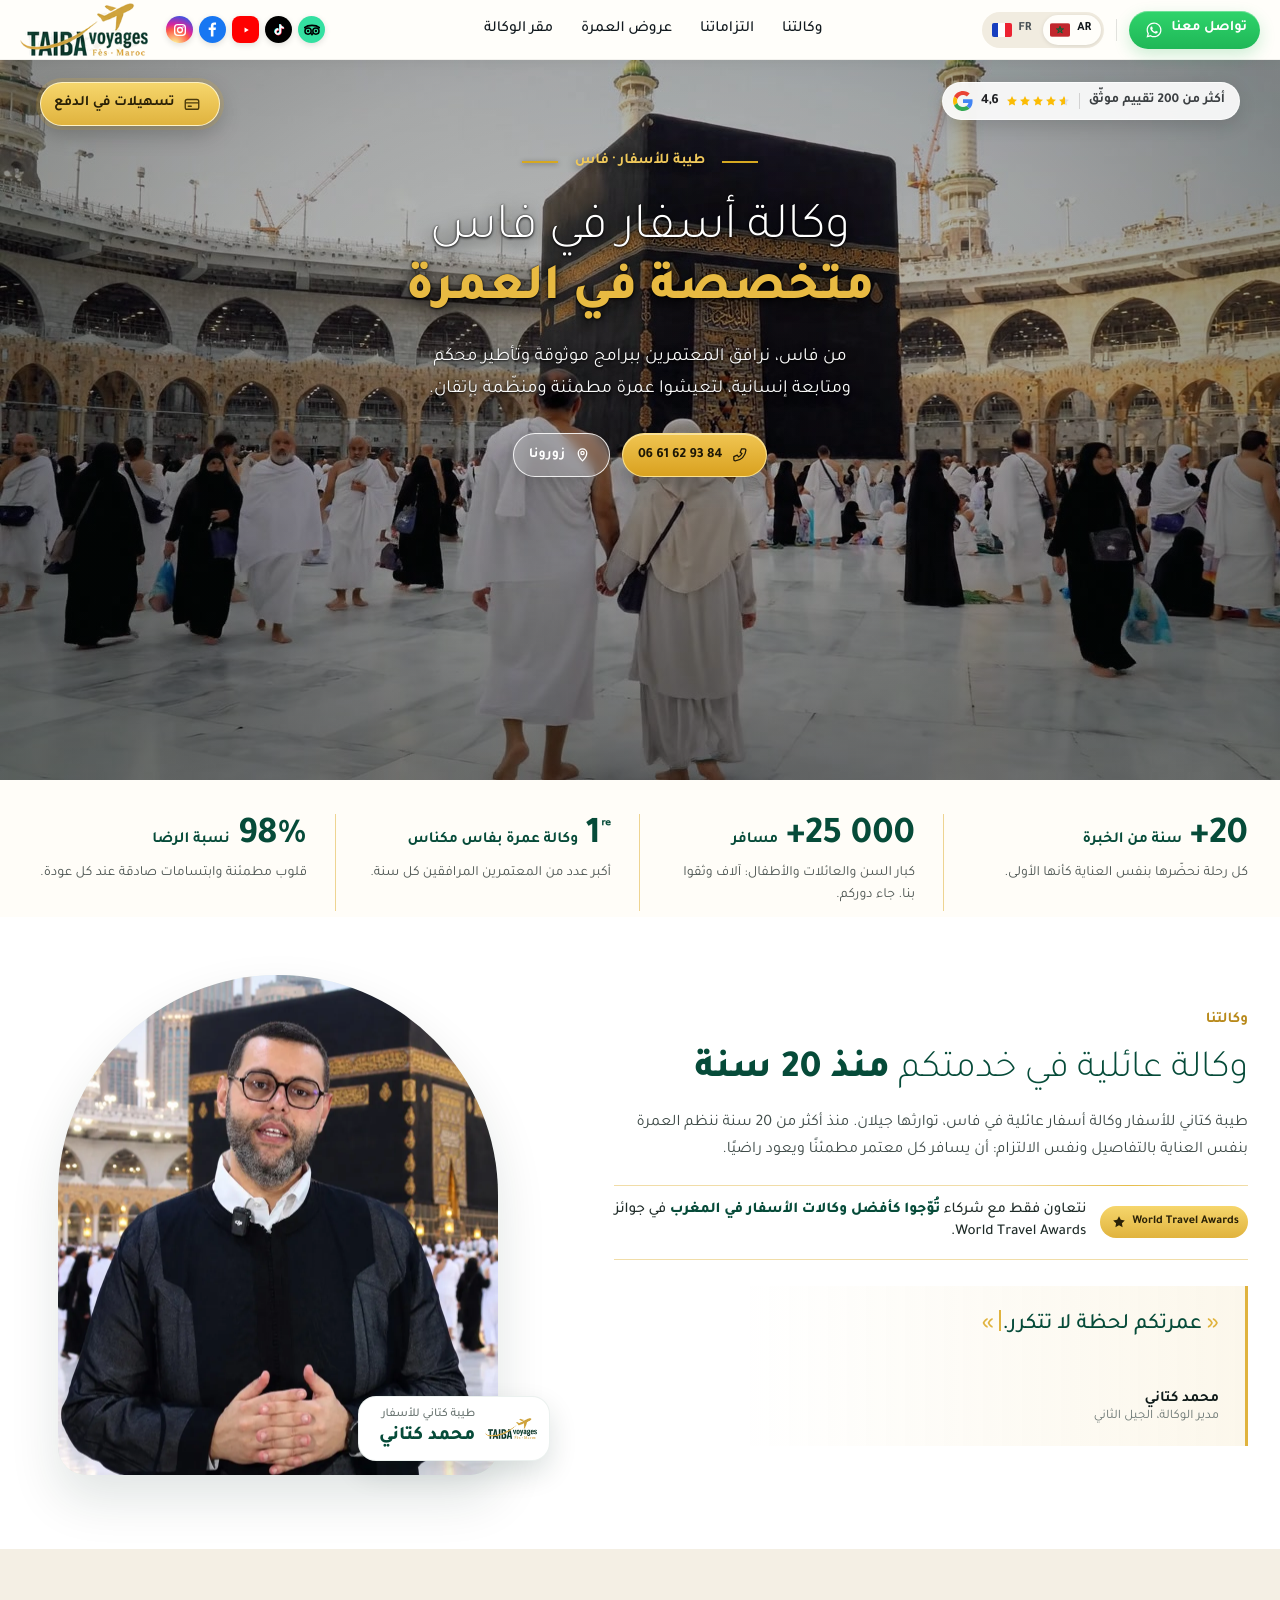
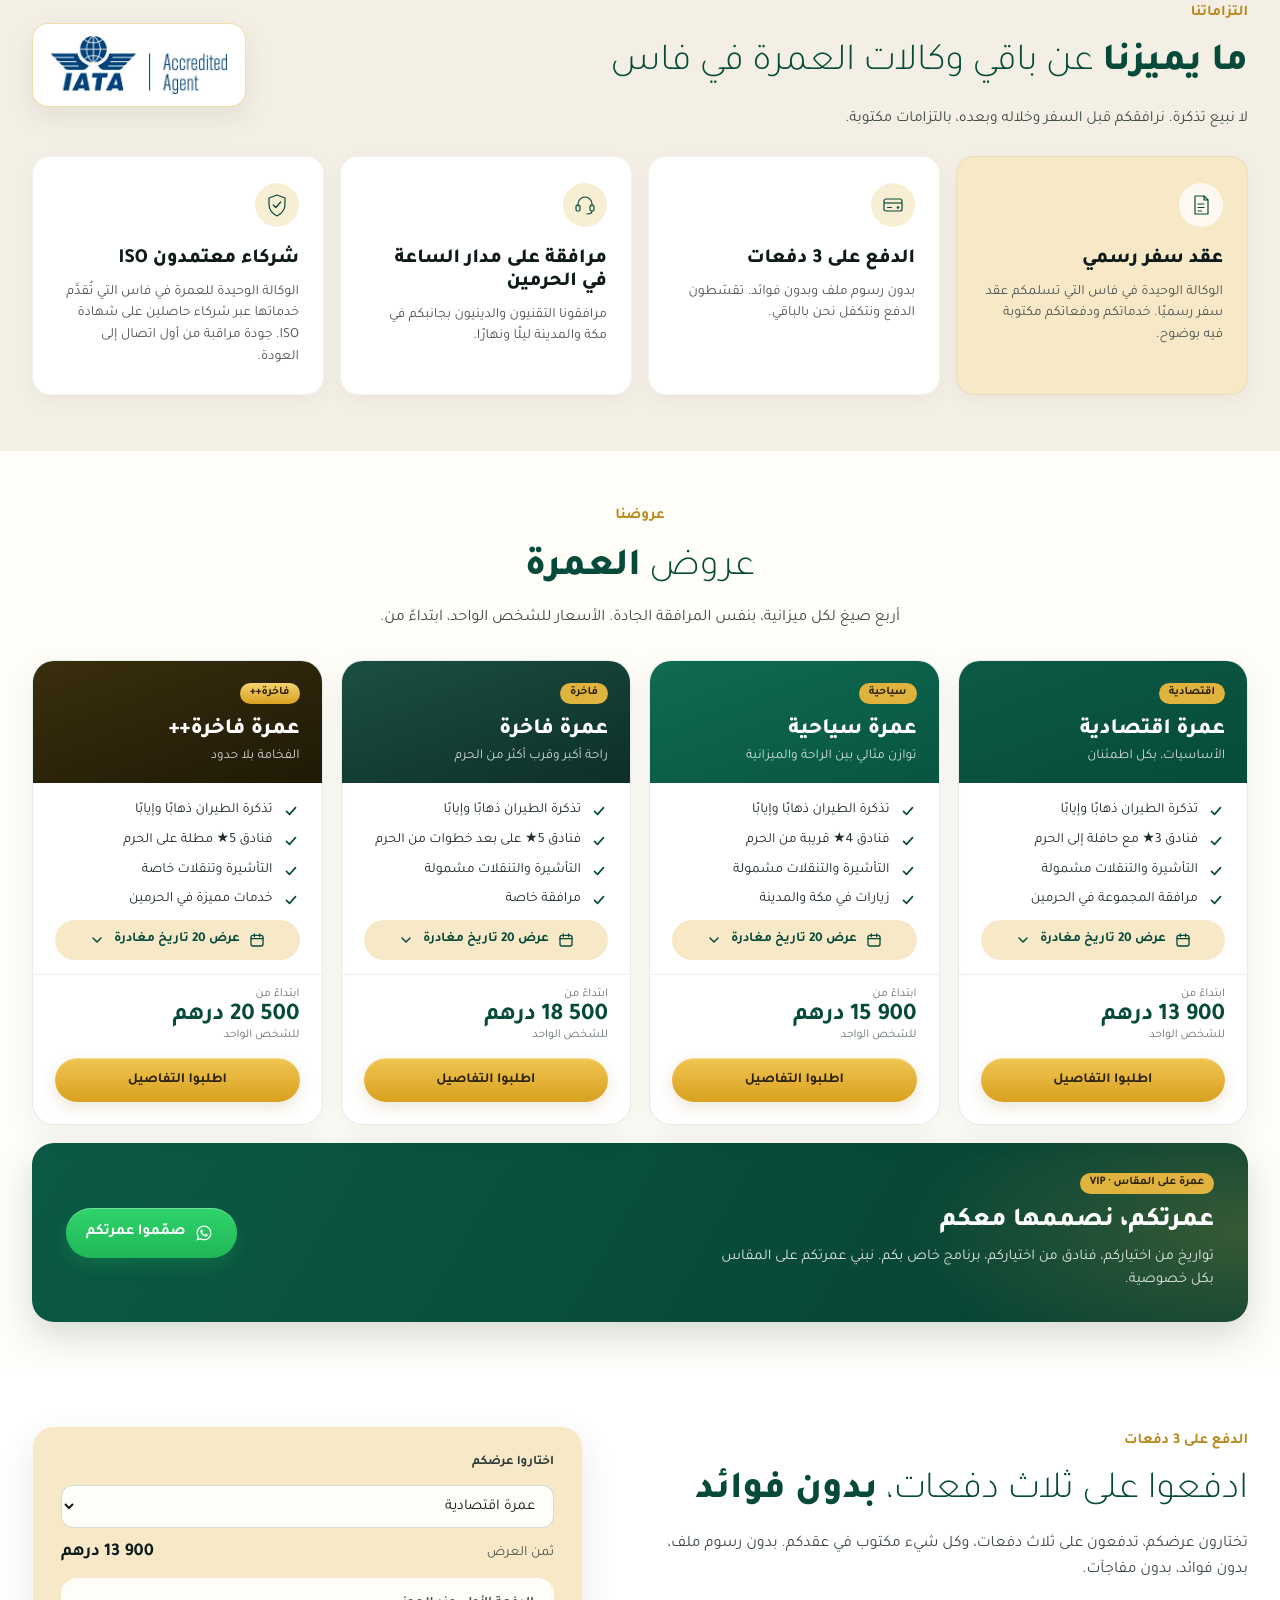
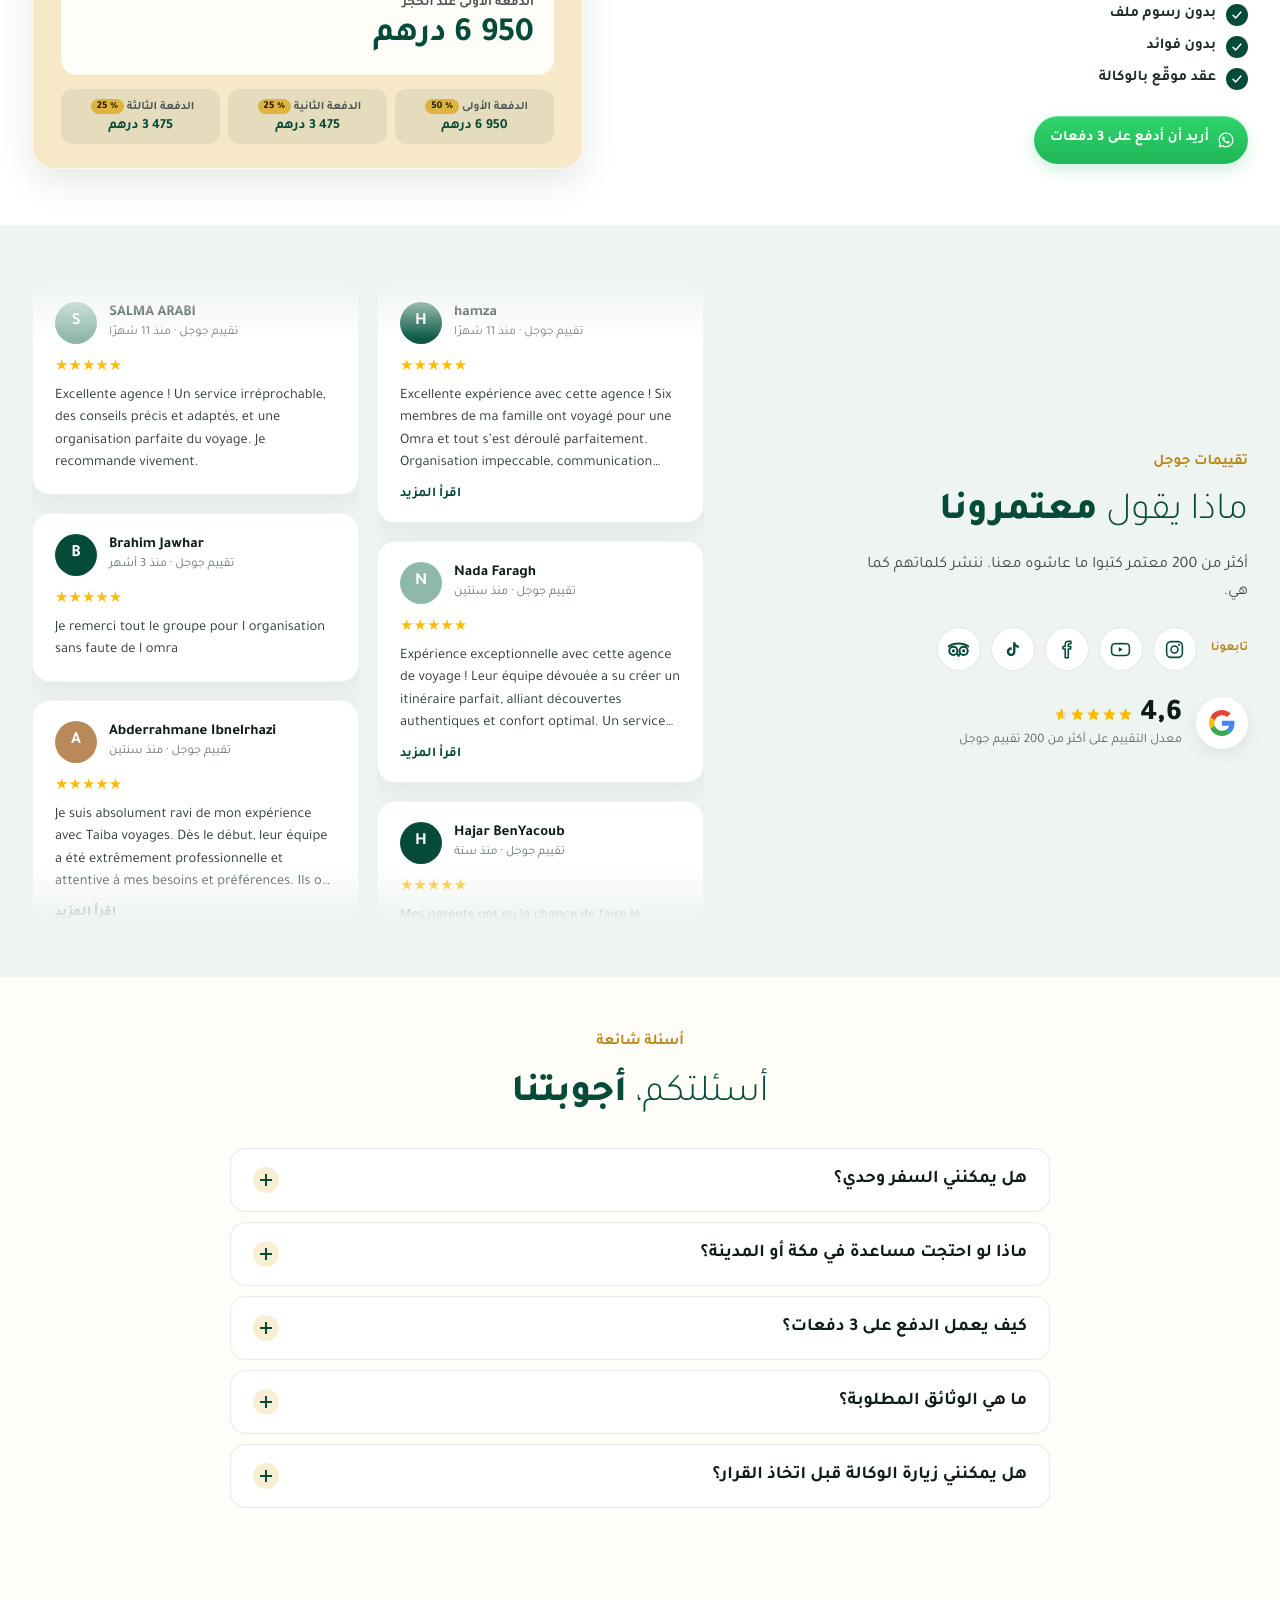
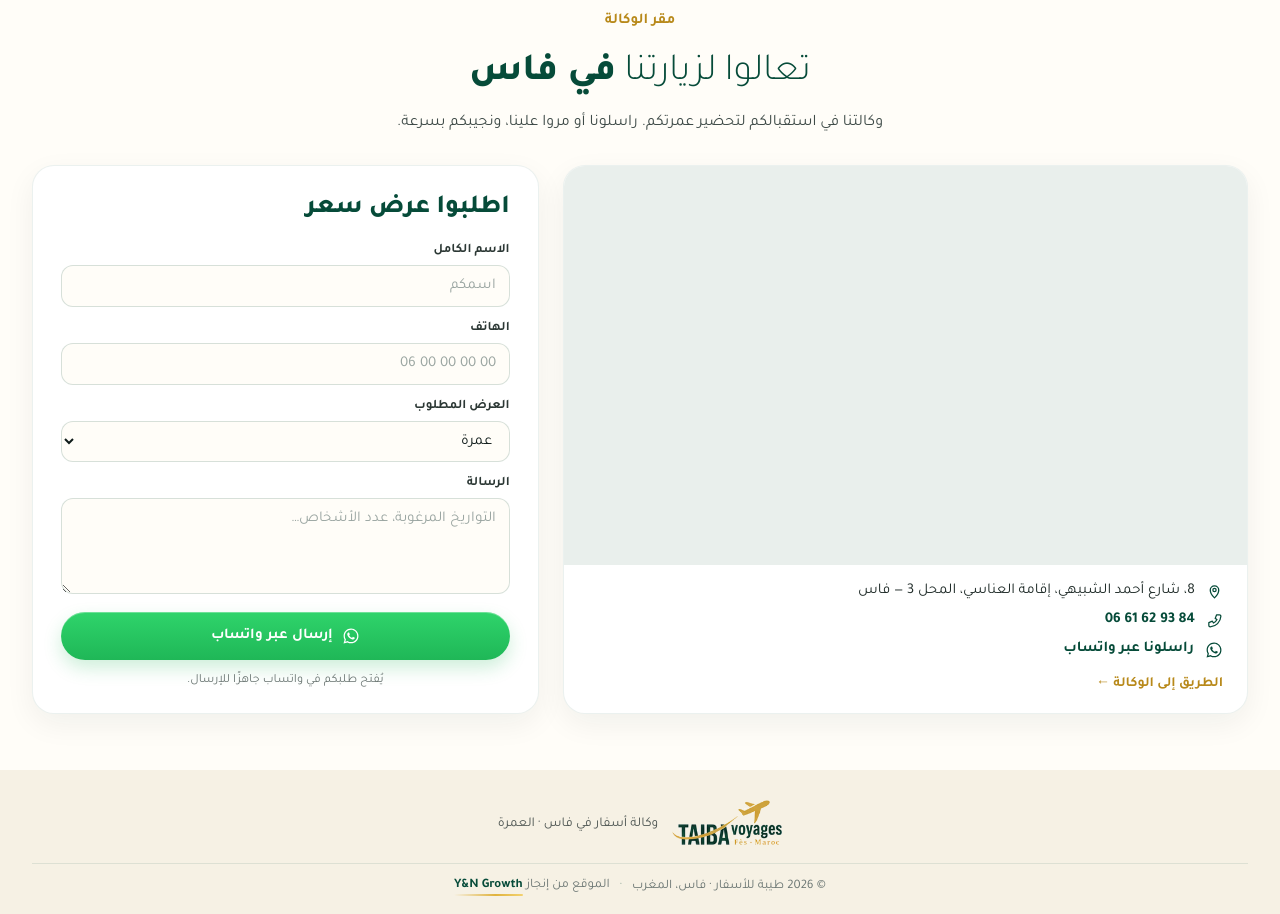
<file: ar/index.html>
<!doctype html>
<html lang="ar" dir="rtl">
<head>
  <meta charset="utf-8" />
  <meta name="viewport" content="width=device-width, initial-scale=1" />
  <meta name="theme-color" content="#fffefa" />
  <title>وكالة أسفار للعمرة في فاس | طيبة كتاني للأسفار</title>
  <meta name="description" content="طيبة كتاني للأسفار، وكالة أسفار عائلية في فاس متخصصة في العمرة منذ 20 سنة. عروض ابتداءً من 13900 درهم، الدفع على 3 دفعات، ومساعدة 24/24." />
  <link rel="canonical" href="https://taibakettanivoyages.ma/ar/" />
  <link rel="alternate" hreflang="fr" href="https://taibakettanivoyages.ma/" />
  <link rel="alternate" hreflang="ar" href="https://taibakettanivoyages.ma/ar/" />
  <link rel="alternate" hreflang="x-default" href="https://taibakettanivoyages.ma/" />
  <meta property="og:locale" content="ar_MA" />
  <meta property="og:locale:alternate" content="fr_MA" />
  <meta property="og:type" content="website" />
  <meta property="og:site_name" content="Taiba Kettani Voyages" />
  <meta property="og:title" content="وكالة أسفار للعمرة في فاس | طيبة كتاني للأسفار" />
  <meta property="og:description" content="طيبة كتاني للأسفار، وكالة أسفار عائلية في فاس متخصصة في العمرة منذ 20 سنة. عروض ابتداءً من 13900 درهم، الدفع على 3 دفعات، ومساعدة 24/24." />
  <meta property="og:url" content="https://taibakettanivoyages.ma/ar/" />
  <meta property="og:image" content="https://taibakettanivoyages.ma/assets/hero-placeholder.jpg" />
  <meta name="twitter:card" content="summary_large_image" />
  <link rel="preconnect" href="https://fonts.googleapis.com" />
  <link rel="preconnect" href="https://fonts.gstatic.com" crossorigin />
  <link href="https://fonts.googleapis.com/css2?family=Inter:wght@400;500;600;700&family=Plus+Jakarta+Sans:wght@300;500;700;800&family=Tajawal:wght@300;400;500;700;800&display=swap" rel="stylesheet" />
  <script type="application/ld+json">{"@context": "https://schema.org", "@type": "TravelAgency", "name": "طيبة كتاني للأسفار", "description": "وكالة أسفار عائلية في فاس متخصصة في العمرة.", "telephone": "+212661629384", "address": {"@type": "PostalAddress", "streetAddress": "8, Rue Ahmed Chbihi, Résidence Hannassi, Magasin 3", "addressLocality": "Fès", "addressCountry": "MA"}, "url": "https://taibakettanivoyages.ma/ar/", "priceRange": "13900-20500 MAD", "inLanguage": "ar", "sameAs": ["https://www.instagram.com/taiba_kettani_voyages/", "https://www.youtube.com/@Taiba.kettani.voyages", "https://www.facebook.com/Taiba.voyages", "https://www.tiktok.com/@taiba.voyages.by.k", "https://www.tripadvisor.fr/Attraction_Review-g293733-d34656784-Reviews-TAIBA_Voyages_By_Kettani-Fez_Fez_Meknes.html"]}</script>
  <link rel="icon" href="/favicon.ico" sizes="48x48" />
  <link rel="icon" href="/favicon.svg" type="image/svg+xml" />
  <link rel="apple-touch-icon" href="/apple-touch-icon.png" />
  <link rel="stylesheet" href="../styles.css?v=77" />
</head>
<body>
  <header class="site-header">
    <div class="nav-shell">
      <a class="brand" href="#" aria-label="طيبة للأسفار — الصفحة الرئيسية">
        <img src="../assets/logo-taiba.png" alt="طيبة للأسفار — فاس، المغرب" />
      </a>

      <div class="nav-social" aria-label="شبكات التواصل">
        <a class="soc soc-ig" href="https://www.instagram.com/taiba_kettani_voyages/" target="_blank" rel="noopener" aria-label="Instagram" title="Instagram"><svg viewBox="0 0 24 24" fill="none" aria-hidden="true"><rect x="4" y="4" width="16" height="16" rx="4.6" stroke="#fff" stroke-width="2"/><circle cx="12" cy="12" r="3.7" stroke="#fff" stroke-width="2"/><circle cx="16.6" cy="7.4" r="1.15" fill="#fff"/></svg></a>
        <a class="soc soc-fb" href="https://www.facebook.com/Taiba.voyages" target="_blank" rel="noopener" aria-label="Facebook" title="Facebook"><svg viewBox="0 0 24 24" aria-hidden="true"><path fill="#fff" d="M15.12 5.32H17V2.14A26.1 26.1 0 0 0 14.26 2c-2.72 0-4.58 1.66-4.58 4.7v2.62H6.61v3.56h3.07V22h3.68v-9.12h3.06l.46-3.56h-3.52V7.05c0-1.03.28-1.73 1.76-1.73Z"/></svg></a>
        <a class="soc soc-yt" href="https://www.youtube.com/@Taiba.kettani.voyages" target="_blank" rel="noopener" aria-label="YouTube" title="YouTube"><svg viewBox="0 0 24 24" aria-hidden="true"><path fill="#fff" d="m9.8 8.2 6.4 3.8-6.4 3.8V8.2Z"/></svg></a>
        <a class="soc soc-tt" href="https://www.tiktok.com/@taiba.voyages.by.k" target="_blank" rel="noopener" aria-label="TikTok" title="TikTok"><svg viewBox="0 0 24 24" aria-hidden="true"><g transform="translate(4.4 3.6) scale(.66)"><path fill="#25F4EE" transform="translate(-1 -1)" d="M12.53.02c1.31-.02 2.61-.01 3.91-.02.08 1.53.63 3.09 1.75 4.17 1.12 1.11 2.7 1.62 4.24 1.79v4.03c-1.44-.05-2.89-.35-4.2-.97-.57-.26-1.1-.59-1.62-.93-.01 2.92.01 5.84-.02 8.75-.08 1.4-.54 2.79-1.35 3.94-1.31 1.92-3.58 3.17-5.91 3.21-1.43.08-2.86-.31-4.08-1.03-2.02-1.19-3.44-3.37-3.65-5.71-.02-.5-.03-1-.01-1.49.18-1.9 1.12-3.72 2.58-4.96 1.66-1.44 3.98-2.13 6.15-1.72.02 1.48-.04 2.96-.04 4.44-.99-.32-2.15-.23-3.02.37-.63.41-1.11 1.04-1.36 1.75-.21.51-.15 1.07-.14 1.61.24 1.64 1.82 3.02 3.5 2.87 1.12-.01 2.19-.66 2.77-1.61.19-.33.4-.67.41-1.06.1-1.79.06-3.57.07-5.36.01-4.03-.01-8.05.02-12.07Z"/><path fill="#FE2C55" transform="translate(1 1)" d="M12.53.02c1.31-.02 2.61-.01 3.91-.02.08 1.53.63 3.09 1.75 4.17 1.12 1.11 2.7 1.62 4.24 1.79v4.03c-1.44-.05-2.89-.35-4.2-.97-.57-.26-1.1-.59-1.62-.93-.01 2.92.01 5.84-.02 8.75-.08 1.4-.54 2.79-1.35 3.94-1.31 1.92-3.58 3.17-5.91 3.21-1.43.08-2.86-.31-4.08-1.03-2.02-1.19-3.44-3.37-3.65-5.71-.02-.5-.03-1-.01-1.49.18-1.9 1.12-3.72 2.58-4.96 1.66-1.44 3.98-2.13 6.15-1.72.02 1.48-.04 2.96-.04 4.44-.99-.32-2.15-.23-3.02.37-.63.41-1.11 1.04-1.36 1.75-.21.51-.15 1.07-.14 1.61.24 1.64 1.82 3.02 3.5 2.87 1.12-.01 2.19-.66 2.77-1.61.19-.33.4-.67.41-1.06.1-1.79.06-3.57.07-5.36.01-4.03-.01-8.05.02-12.07Z"/><path fill="#fff" d="M12.53.02c1.31-.02 2.61-.01 3.91-.02.08 1.53.63 3.09 1.75 4.17 1.12 1.11 2.7 1.62 4.24 1.79v4.03c-1.44-.05-2.89-.35-4.2-.97-.57-.26-1.1-.59-1.62-.93-.01 2.92.01 5.84-.02 8.75-.08 1.4-.54 2.79-1.35 3.94-1.31 1.92-3.58 3.17-5.91 3.21-1.43.08-2.86-.31-4.08-1.03-2.02-1.19-3.44-3.37-3.65-5.71-.02-.5-.03-1-.01-1.49.18-1.9 1.12-3.72 2.58-4.96 1.66-1.44 3.98-2.13 6.15-1.72.02 1.48-.04 2.96-.04 4.44-.99-.32-2.15-.23-3.02.37-.63.41-1.11 1.04-1.36 1.75-.21.51-.15 1.07-.14 1.61.24 1.64 1.82 3.02 3.5 2.87 1.12-.01 2.19-.66 2.77-1.61.19-.33.4-.67.41-1.06.1-1.79.06-3.57.07-5.36.01-4.03-.01-8.05.02-12.07Z"/></g></svg></a><a class="soc soc-ta" href="https://www.tripadvisor.fr/Attraction_Review-g293733-d34656784-Reviews-TAIBA_Voyages_By_Kettani-Fez_Fez_Meknes.html" target="_blank" rel="noopener" aria-label="Tripadvisor" title="Tripadvisor"><svg viewBox="3 4.5 18 15" aria-hidden="true"><path d="M3.6 9.4C5.7 7.7 8.7 6.8 12 6.8s6.3.9 8.4 2.6" stroke="currentColor" stroke-width="1.7" stroke-linecap="round" fill="none"/><circle cx="7.6" cy="13.2" r="3.5" stroke="currentColor" stroke-width="1.7" fill="none"/><circle cx="16.4" cy="13.2" r="3.5" stroke="currentColor" stroke-width="1.7" fill="none"/><circle cx="7.6" cy="13.2" r="1.35" fill="currentColor"/><circle cx="16.4" cy="13.2" r="1.35" fill="currentColor"/><path d="M10.7 15.6 12 17.6l1.3-2" stroke="currentColor" stroke-width="1.5" stroke-linecap="round" stroke-linejoin="round" fill="none"/></svg></a>
      </div>

      <nav class="desktop-nav" aria-label="القائمة الرئيسية">
        <a href="#agence">وكالتنا</a>
        <a href="#engagements">التزاماتنا</a>
        <a href="#packs">عروض العمرة</a>
        <a href="#localisation">مقر الوكالة</a>
      </nav>

      <div class="nav-actions">
        <div class="lang-switch" aria-label="Langue / اللغة">
          <a class="lang-btn" href="../" data-lang="fr" lang="fr" hreflang="fr" title="Français">
            <span class="flag flag-fr" aria-hidden="true"><i></i><i></i><i></i></span>
            <span class="lang-label">FR</span>
          </a>
          <a class="lang-btn is-active" href="./" data-lang="ar" lang="ar" hreflang="ar" title="العربية" aria-current="page">
            <span class="flag flag-ma" aria-hidden="true">
              <svg viewBox="0 0 900 600">
                <rect width="900" height="600" fill="#C1272D"/>
                <path d="M450 130 549.9 437.5 288.3 247.5h323.4L350.1 437.5Z" fill="none" stroke="#006233" stroke-width="40" stroke-linejoin="miter"/>
              </svg>
            </span>
            <span class="lang-label">AR</span>
          </a>
        </div>

        <span class="nav-divider" aria-hidden="true"></span>

        <a class="contact-cta" href="https://wa.me/212661629384" target="_blank" rel="noopener" aria-label="تواصل معنا عبر واتساب">
          <svg class="whatsapp-icon" width="20" height="20" viewBox="0 0 24 24" aria-hidden="true">
            <path fill="currentColor" d="M12.04 2C6.58 2 2.13 6.45 2.13 11.91c0 1.75.46 3.45 1.32 4.95L2.05 22l5.25-1.38a9.9 9.9 0 0 0 4.74 1.21c5.46 0 9.91-4.45 9.91-9.91 0-2.65-1.03-5.14-2.9-7.01A9.82 9.82 0 0 0 12.04 2m.01 1.67c2.2 0 4.26.86 5.82 2.42a8.2 8.2 0 0 1 2.41 5.83c0 4.54-3.7 8.23-8.24 8.23-1.48 0-2.93-.39-4.19-1.15l-.3-.17-3.12.82.83-3.04-.2-.32a8.2 8.2 0 0 1-1.26-4.38c.01-4.54 3.7-8.24 8.25-8.24M8.53 7.33c-.16 0-.43.06-.66.31-.22.25-.87.86-.87 2.07 0 1.22.89 2.39 1 2.56.14.17 1.76 2.67 4.25 3.73.59.27 1.05.42 1.41.53.59.19 1.13.16 1.56.1.48-.07 1.46-.6 1.67-1.18.21-.58.21-1.07.15-1.18-.07-.1-.23-.16-.48-.27-.25-.14-1.47-.74-1.69-.82-.23-.08-.37-.12-.56.12-.16.25-.64.81-.78.97-.15.17-.29.19-.53.07-.26-.13-1.06-.39-2-1.23-.74-.66-1.23-1.47-1.38-1.72-.12-.24-.01-.39.11-.5.11-.11.27-.29.37-.44.13-.14.17-.25.25-.41.08-.17.04-.31-.02-.43-.06-.11-.56-1.35-.77-1.84-.2-.48-.4-.42-.56-.43-.14 0-.3-.01-.47-.01"/>
          </svg>
          <span>تواصل معنا</span>
        </a>

        <button class="menu-toggle" type="button" aria-label="فتح القائمة" aria-expanded="false">
          <span></span><span></span><span></span>
        </button>
      </div>
    </div>

    <div class="mobile-panel" hidden>
      <a href="#agence">وكالتنا</a>
      <a href="#engagements">التزاماتنا</a>
      <a href="#packs">عروض العمرة</a>
      <a href="#localisation">مقر الوكالة</a>
    </div>
  </header>

  <nav class="social-rail" aria-label="شبكات التواصل">
        <a class="soc soc-ig" href="https://www.instagram.com/taiba_kettani_voyages/" target="_blank" rel="noopener" aria-label="Instagram" title="Instagram"><svg viewBox="0 0 24 24" fill="none" aria-hidden="true"><rect x="4" y="4" width="16" height="16" rx="4.6" stroke="#fff" stroke-width="2"/><circle cx="12" cy="12" r="3.7" stroke="#fff" stroke-width="2"/><circle cx="16.6" cy="7.4" r="1.15" fill="#fff"/></svg></a>
        <a class="soc soc-fb" href="https://www.facebook.com/Taiba.voyages" target="_blank" rel="noopener" aria-label="Facebook" title="Facebook"><svg viewBox="0 0 24 24" aria-hidden="true"><path fill="#fff" d="M15.12 5.32H17V2.14A26.1 26.1 0 0 0 14.26 2c-2.72 0-4.58 1.66-4.58 4.7v2.62H6.61v3.56h3.07V22h3.68v-9.12h3.06l.46-3.56h-3.52V7.05c0-1.03.28-1.73 1.76-1.73Z"/></svg></a>
        <a class="soc soc-yt" href="https://www.youtube.com/@Taiba.kettani.voyages" target="_blank" rel="noopener" aria-label="YouTube" title="YouTube"><svg viewBox="0 0 24 24" aria-hidden="true"><path fill="#fff" d="m9.8 8.2 6.4 3.8-6.4 3.8V8.2Z"/></svg></a>
        <a class="soc soc-tt" href="https://www.tiktok.com/@taiba.voyages.by.k" target="_blank" rel="noopener" aria-label="TikTok" title="TikTok"><svg viewBox="0 0 24 24" aria-hidden="true"><g transform="translate(4.4 3.6) scale(.66)"><path fill="#25F4EE" transform="translate(-1 -1)" d="M12.53.02c1.31-.02 2.61-.01 3.91-.02.08 1.53.63 3.09 1.75 4.17 1.12 1.11 2.7 1.62 4.24 1.79v4.03c-1.44-.05-2.89-.35-4.2-.97-.57-.26-1.1-.59-1.62-.93-.01 2.92.01 5.84-.02 8.75-.08 1.4-.54 2.79-1.35 3.94-1.31 1.92-3.58 3.17-5.91 3.21-1.43.08-2.86-.31-4.08-1.03-2.02-1.19-3.44-3.37-3.65-5.71-.02-.5-.03-1-.01-1.49.18-1.9 1.12-3.72 2.58-4.96 1.66-1.44 3.98-2.13 6.15-1.72.02 1.48-.04 2.96-.04 4.44-.99-.32-2.15-.23-3.02.37-.63.41-1.11 1.04-1.36 1.75-.21.51-.15 1.07-.14 1.61.24 1.64 1.82 3.02 3.5 2.87 1.12-.01 2.19-.66 2.77-1.61.19-.33.4-.67.41-1.06.1-1.79.06-3.57.07-5.36.01-4.03-.01-8.05.02-12.07Z"/><path fill="#FE2C55" transform="translate(1 1)" d="M12.53.02c1.31-.02 2.61-.01 3.91-.02.08 1.53.63 3.09 1.75 4.17 1.12 1.11 2.7 1.62 4.24 1.79v4.03c-1.44-.05-2.89-.35-4.2-.97-.57-.26-1.1-.59-1.62-.93-.01 2.92.01 5.84-.02 8.75-.08 1.4-.54 2.79-1.35 3.94-1.31 1.92-3.58 3.17-5.91 3.21-1.43.08-2.86-.31-4.08-1.03-2.02-1.19-3.44-3.37-3.65-5.71-.02-.5-.03-1-.01-1.49.18-1.9 1.12-3.72 2.58-4.96 1.66-1.44 3.98-2.13 6.15-1.72.02 1.48-.04 2.96-.04 4.44-.99-.32-2.15-.23-3.02.37-.63.41-1.11 1.04-1.36 1.75-.21.51-.15 1.07-.14 1.61.24 1.64 1.82 3.02 3.5 2.87 1.12-.01 2.19-.66 2.77-1.61.19-.33.4-.67.41-1.06.1-1.79.06-3.57.07-5.36.01-4.03-.01-8.05.02-12.07Z"/><path fill="#fff" d="M12.53.02c1.31-.02 2.61-.01 3.91-.02.08 1.53.63 3.09 1.75 4.17 1.12 1.11 2.7 1.62 4.24 1.79v4.03c-1.44-.05-2.89-.35-4.2-.97-.57-.26-1.1-.59-1.62-.93-.01 2.92.01 5.84-.02 8.75-.08 1.4-.54 2.79-1.35 3.94-1.31 1.92-3.58 3.17-5.91 3.21-1.43.08-2.86-.31-4.08-1.03-2.02-1.19-3.44-3.37-3.65-5.71-.02-.5-.03-1-.01-1.49.18-1.9 1.12-3.72 2.58-4.96 1.66-1.44 3.98-2.13 6.15-1.72.02 1.48-.04 2.96-.04 4.44-.99-.32-2.15-.23-3.02.37-.63.41-1.11 1.04-1.36 1.75-.21.51-.15 1.07-.14 1.61.24 1.64 1.82 3.02 3.5 2.87 1.12-.01 2.19-.66 2.77-1.61.19-.33.4-.67.41-1.06.1-1.79.06-3.57.07-5.36.01-4.03-.01-8.05.02-12.07Z"/></g></svg></a><a class="soc soc-ta" href="https://www.tripadvisor.fr/Attraction_Review-g293733-d34656784-Reviews-TAIBA_Voyages_By_Kettani-Fez_Fez_Meknes.html" target="_blank" rel="noopener" aria-label="Tripadvisor" title="Tripadvisor"><svg viewBox="3 4.5 18 15" aria-hidden="true"><path d="M3.6 9.4C5.7 7.7 8.7 6.8 12 6.8s6.3.9 8.4 2.6" stroke="currentColor" stroke-width="1.7" stroke-linecap="round" fill="none"/><circle cx="7.6" cy="13.2" r="3.5" stroke="currentColor" stroke-width="1.7" fill="none"/><circle cx="16.4" cy="13.2" r="3.5" stroke="currentColor" stroke-width="1.7" fill="none"/><circle cx="7.6" cy="13.2" r="1.35" fill="currentColor"/><circle cx="16.4" cy="13.2" r="1.35" fill="currentColor"/><path d="M10.7 15.6 12 17.6l1.3-2" stroke="currentColor" stroke-width="1.5" stroke-linecap="round" stroke-linejoin="round" fill="none"/></svg></a>
      </nav>

  <main>
    <section class="hero" aria-labelledby="hero-title">
      <div class="hero-media" aria-hidden="true">
        <video class="hero-video" autoplay muted playsinline preload="auto" poster="../assets/hero-placeholder.jpg">
          <source src="../assets/hero-video.mp4?v=2" type="video/mp4" />
        </video>
      </div>
      <div class="hero-overlay" aria-hidden="true"></div>

      <a class="google-badge" href="#avis" aria-label="تقييمات جوجل: 4,6 من 5، أكثر من 200 تقييم موثّق">
        <span class="google-logo" aria-hidden="true">
          <svg viewBox="0 0 48 48">
            <path fill="#EA4335" d="M24 9.5c3.54 0 6.71 1.22 9.21 3.6l6.85-6.85C35.9 2.38 30.47 0 24 0 14.62 0 6.51 5.38 2.56 13.22l7.98 6.19C12.43 13.72 17.74 9.5 24 9.5z"/>
            <path fill="#4285F4" d="M46.98 24.55c0-1.57-.15-3.09-.38-4.55H24v9.02h12.94c-.58 2.96-2.26 5.48-4.78 7.18l7.73 6c4.51-4.18 7.09-10.36 7.09-17.65z"/>
            <path fill="#FBBC05" d="M10.53 28.59c-.48-1.45-.76-2.99-.76-4.59s.27-3.14.76-4.59l-7.98-6.19C.92 16.46 0 20.12 0 24c0 3.88.92 7.54 2.56 10.78l7.97-6.19z"/>
            <path fill="#34A853" d="M24 48c6.48 0 11.93-2.13 15.89-5.81l-7.73-6c-2.15 1.45-4.92 2.3-8.16 2.3-6.26 0-11.57-4.22-13.47-9.91l-7.98 6.19C6.51 42.62 14.62 48 24 48z"/>
          </svg>
        </span>
        <span class="google-score">4,6</span>
        <span class="stars" aria-hidden="true"><i></i><i></i><i></i><i></i><i class="half"></i></span>
        <span class="google-sep" aria-hidden="true"></span>
        <span class="google-count">أكثر من 200 تقييم موثّق</span>
      </a>

      <a class="pay-badge" href="#engagements" data-highlight="#pledge-pay"><svg width="16" height="16" viewBox="0 0 24 24" fill="none" aria-hidden="true"><rect x="3" y="6" width="18" height="13" rx="2.5" stroke="currentColor" stroke-width="1.8"/><path d="M3 10.5h18" stroke="currentColor" stroke-width="1.8"/><path d="M7 15h4" stroke="currentColor" stroke-width="1.8" stroke-linecap="round"/></svg><span>تسهيلات في الدفع</span></a>

      <div class="hero-content">
        <div class="eyebrow"><span></span><b>طيبة للأسفار · فاس</b><span></span></div>

        <h1 id="hero-title">
          <span class="line-white">وكالة أسفار في فاس</span>
          <span class="line-gold">متخصصة في العمرة</span>
        </h1>

        <p class="hero-lead">
          من فاس، نرافق المعتمرين ببرامج موثوقة وتأطير محكم<br class="desktop-break" />
          ومتابعة إنسانية، لتعيشوا عمرة مطمئنة ومنظّمة بإتقان.
        </p>

        <div class="hero-actions v-gold">
          <a class="ghost-cta" href="tel:+212661629384" aria-label="الاتصال بالوكالة">
            <svg width="17" height="17" viewBox="0 0 24 24" fill="none" aria-hidden="true"><path d="M5 4h4l2 5-2.5 1.5a11 11 0 0 0 5 5L15 13l5 2v4a2 2 0 0 1-2 2A16 16 0 0 1 3 6a2 2 0 0 1 2-2Z" stroke="currentColor" stroke-width="1.8" stroke-linejoin="round"/></svg>
            <span class="ghost-number">06 61 62 93 84</span>
          </a>
          <a class="ghost-cta" href="#localisation">
            <svg width="17" height="17" viewBox="0 0 24 24" fill="none" aria-hidden="true"><path d="M12 21s-6-5.3-6-11a6 6 0 0 1 12 0c0 5.7-6 11-6 11Z" stroke="currentColor" stroke-width="1.8" stroke-linejoin="round"/><circle cx="12" cy="10" r="2.3" stroke="currentColor" stroke-width="1.8"/></svg>
            <span class="ghost-label">زورونا</span>
          </a>
        </div>
      </div>

    </section>

    <div class="stats-anchor v-mix">
      <div class="stats-bar" role="list" aria-label="أرقام طيبة للأسفار">
        <div class="stat" role="listitem">
          <svg class="stat-icon" viewBox="0 0 48 48" fill="none" aria-hidden="true"><circle cx="24" cy="19" r="11" stroke="currentColor" stroke-width="2.2"/><path d="m17 28-4 14 11-6 11 6-4-14" stroke="currentColor" stroke-width="2.2" stroke-linejoin="round"/><path d="m24 13 1.8 3.7 4 .6-2.9 2.8.7 4-3.6-1.9-3.6 1.9.7-4-2.9-2.8 4-.6L24 13Z" stroke="currentColor" stroke-width="1.8" stroke-linejoin="round"/></svg>
          <strong class="counter" data-count="20" data-prefix="+" data-suffix="">+20</strong>
          <span class="stat-title">سنة من الخبرة</span>
          <p class="stat-text">كل رحلة نحضّرها بنفس العناية كأنها الأولى.</p>
        </div>
        <div class="stat" role="listitem">
          <svg class="stat-icon" viewBox="0 0 48 48" fill="none" aria-hidden="true"><circle cx="18" cy="16" r="6" stroke="currentColor" stroke-width="2.2"/><circle cx="32" cy="18" r="5" stroke="currentColor" stroke-width="2.2"/><path d="M6 40c0-8 5-13 12-13s12 5 12 13" stroke="currentColor" stroke-width="2.2" stroke-linecap="round"/><path d="M30 28c6 0 12 4 12 12" stroke="currentColor" stroke-width="2.2" stroke-linecap="round"/></svg>
          <strong class="counter" data-count="25000" data-prefix="+" data-suffix="">+25 000</strong>
          <span class="stat-title">مسافر</span>
          <p class="stat-text">كبار السن والعائلات والأطفال: آلاف وثقوا بنا. جاء دوركم.</p>
        </div>
        <div class="stat" role="listitem">
          <svg class="stat-icon" viewBox="0 0 48 48" fill="none" aria-hidden="true"><path d="M14 8h20v10a10 10 0 0 1-20 0V8Z" stroke="currentColor" stroke-width="2.2" stroke-linejoin="round"/><path d="M14 12H8v4a6 6 0 0 0 6 6M34 12h6v4a6 6 0 0 1-6 6" stroke="currentColor" stroke-width="2.2" stroke-linecap="round"/><path d="M24 28v6M16 40h16M19 34h10v6H19z" stroke="currentColor" stroke-width="2.2" stroke-linejoin="round"/></svg>
          <strong class="counter">1<sup class="ord">ʳᵉ</sup></strong>
          <span class="stat-title">وكالة عمرة بفاس مكناس</span>
          <p class="stat-text">أكبر عدد من المعتمرين المرافقين كل سنة.</p>
        </div>
        <div class="stat" role="listitem">
          <svg class="stat-icon" viewBox="0 0 48 48" fill="none" aria-hidden="true"><path d="M24 41s-15-9.5-15-21a8.5 8.5 0 0 1 15-5.4A8.5 8.5 0 0 1 39 20c0 11.5-15 21-15 21Z" stroke="currentColor" stroke-width="2.2" stroke-linejoin="round"/></svg>
          <strong class="counter" data-count="98" data-prefix="" data-suffix="%">98%</strong>
          <span class="stat-title">نسبة الرضا</span>
          <p class="stat-text">قلوب مطمئنة وابتسامات صادقة عند كل عودة.</p>
        </div>
      </div>
    </div>

    <section id="agence" class="agency" aria-labelledby="agency-title">
      <div class="container agency-grid">
        <div class="agency-copy">
          <div class="eyebrow eyebrow-dark eyebrow-start"><span></span><b>وكالتنا</b></div>
          <h2 id="agency-title">وكالة عائلية في خدمتكم <strong>منذ 20 سنة</strong></h2>
          <p class="agency-lead">طيبة كتاني للأسفار وكالة أسفار عائلية في فاس، توارثها جيلان. منذ أكثر من 20 سنة ننظم العمرة بنفس العناية بالتفاصيل ونفس الالتزام: أن يسافر كل معتمر مطمئنًا ويعود راضيًا.</p>
          <div class="partners">
            <span class="partners-pill"><svg width="14" height="14" viewBox="0 0 24 24" fill="currentColor" aria-hidden="true"><path d="m12 2 3.09 6.26L22 9.27l-5 4.87 1.18 6.88L12 17.77l-6.18 3.25L7 14.14 2 9.27l6.91-1.01L12 2z"/></svg>World Travel Awards</span>
            <p>نتعاون فقط مع شركاء <b>تُوّجوا كأفضل وكالات الأسفار في المغرب</b> في جوائز World Travel Awards.</p>
          </div>
          <blockquote class="founder-quote">
            <p class="typewriter" data-text="عمرتكم لحظة لا تتكرر. دوري أن أرافقكم قبل السفر وخلاله وبعده، كأنكم من عائلتي.">عمرتكم لحظة لا تتكرر. دوري أن أرافقكم قبل السفر وخلاله وبعده، كأنكم من عائلتي.</p>
            <footer><strong>محمد كتاني</strong><span>مدير الوكالة، الجيل الثاني</span></footer>
          </blockquote>
        </div>

        <div class="agency-visual">
          <div class="portrait">
            <picture>
              <source srcset="../assets/mohammed-kettani-mecque.webp" type="image/webp" />
              <img src="../assets/mohammed-kettani-mecque.jpg" alt="محمد كتاني، مدير طيبة كتاني للأسفار، في مكة المكرمة أمام الكعبة" width="880" height="1021" loading="lazy" />
            </picture>
          </div>
          <div class="float-badge float-brand">
            <img src="../assets/logo-taiba.png" alt="" />
            <span class="float-text"><small>طيبة كتاني للأسفار</small><strong>محمد كتاني</strong></span>
          </div>
        </div>
      </div>
    </section>

    <section id="engagements" class="pledges" aria-labelledby="pledges-title">
      <div class="container">
        <div class="pledges-head">
          <div class="pledges-copy">
            <div class="eyebrow eyebrow-dark eyebrow-start"><span></span><b>التزاماتنا</b></div>
            <h2 id="pledges-title"><strong>ما يميزنا</strong> عن باقي وكالات العمرة في فاس</h2>
            <p>لا نبيع تذكرة. نرافقكم قبل السفر وخلاله وبعده، بالتزامات مكتوبة.</p>
          <figure class="iata-badge"><picture><source srcset="../assets/iata-accredited-agent.webp" type="image/webp" /><img src="../assets/iata-accredited-agent.png" alt="وكالة معتمدة من إياتا IATA" width="365" height="120" loading="lazy" /></picture></figure>
          </div>
        </div>
        <div class="pledge-grid">
          <div class="pledge">
            <span class="pledge-icon"><svg viewBox="0 0 48 48" fill="none" aria-hidden="true"><path d="M12 6h18l8 8v28H12V6Z" stroke="currentColor" stroke-width="2.4" stroke-linejoin="round"/><path d="M30 6v8h8M18 22h12M18 29h12M18 36h7" stroke="currentColor" stroke-width="2.4" stroke-linecap="round"/></svg></span>
            <h3>عقد سفر رسمي</h3>
            <p>الوكالة الوحيدة في فاس التي تسلمكم عقد سفر رسميًا. خدماتكم ودفعاتكم مكتوبة فيه بوضوح.</p>
          </div>
          <div class="pledge" id="pledge-pay">
            <span class="pledge-icon"><svg viewBox="0 0 48 48" fill="none" aria-hidden="true"><rect x="6" y="12" width="36" height="24" rx="4" stroke="currentColor" stroke-width="2.4"/><path d="M6 20h36" stroke="currentColor" stroke-width="2.4"/><path d="M13 29h8" stroke="currentColor" stroke-width="2.4" stroke-linecap="round"/><circle cx="34" cy="29" r="2.5" fill="currentColor"/></svg></span>
            <h3>الدفع على 3 دفعات</h3>
            <p>بدون رسوم ملف وبدون فوائد. تقسّطون الدفع ونتكفل نحن بالباقي.</p>
          </div>
          <div class="pledge">
            <span class="pledge-icon"><svg viewBox="0 0 48 48" fill="none" aria-hidden="true"><path d="M10 26v-4a14 14 0 0 1 28 0v4" stroke="currentColor" stroke-width="2.4" stroke-linecap="round"/><rect x="6" y="24" width="8" height="12" rx="3" stroke="currentColor" stroke-width="2.4"/><rect x="34" y="24" width="8" height="12" rx="3" stroke="currentColor" stroke-width="2.4"/><path d="M38 36c0 4-4 6-10 6" stroke="currentColor" stroke-width="2.4" stroke-linecap="round"/></svg></span>
            <h3>مرافقة على مدار الساعة في الحرمين</h3>
            <p>مرافقونا التقنيون والدينيون بجانبكم في مكة والمدينة ليلًا ونهارًا.</p>
          </div>
          <div class="pledge">
            <span class="pledge-icon"><svg viewBox="0 0 48 48" fill="none" aria-hidden="true"><path d="M24 4 40 10v12c0 10.5-6.1 19-16 24C14.1 41 8 32.5 8 22V10L24 4Z" stroke="currentColor" stroke-width="2.4" stroke-linejoin="round"/><path d="m16.5 24 5 5 10-11" stroke="currentColor" stroke-width="2.6" stroke-linecap="round" stroke-linejoin="round"/></svg></span>
            <h3>شركاء معتمدون ISO</h3>
            <p>الوكالة الوحيدة للعمرة في فاس التي تُقدَّم خدماتها عبر شركاء حاصلين على شهادة ISO. جودة مراقبة من أول اتصال إلى العودة.</p>
          </div>
        </div>
      </div>
    </section>

    <section id="packs" class="packs" aria-labelledby="packs-title" data-lang="ar">
      <div class="container">
        <div class="section-head">
          <div class="eyebrow eyebrow-dark"><span></span><b>عروضنا</b><span></span></div>
          <h2 id="packs-title">عروض <strong>العمرة</strong></h2>
          <p>أربع صيغ لكل ميزانية، بنفس المرافقة الجادة. الأسعار للشخص الواحد، ابتداءً من.</p>
        </div>
        <div class="pack-grid">
          <article class="pack pack-eco">
            <div class="pack-head">
              <span class="pack-tier">اقتصادية</span>
              <h3>عمرة اقتصادية</h3>
              <p>الأساسيات، بكل اطمئنان</p>
            </div>
            <ul class="pack-list">
              <li><svg viewBox="0 0 24 24" fill="none" aria-hidden="true"><path d="m6 12.5 4 4 8-9" stroke="currentColor" stroke-width="2.2" stroke-linecap="round" stroke-linejoin="round"/></svg><span>تذكرة الطيران ذهابًا وإيابًا</span></li>
              <li><svg viewBox="0 0 24 24" fill="none" aria-hidden="true"><path d="m6 12.5 4 4 8-9" stroke="currentColor" stroke-width="2.2" stroke-linecap="round" stroke-linejoin="round"/></svg><span>فنادق 3★ مع حافلة إلى الحرم</span></li>
              <li><svg viewBox="0 0 24 24" fill="none" aria-hidden="true"><path d="m6 12.5 4 4 8-9" stroke="currentColor" stroke-width="2.2" stroke-linecap="round" stroke-linejoin="round"/></svg><span>التأشيرة والتنقلات مشمولة</span></li>
              <li><svg viewBox="0 0 24 24" fill="none" aria-hidden="true"><path d="m6 12.5 4 4 8-9" stroke="currentColor" stroke-width="2.2" stroke-linecap="round" stroke-linejoin="round"/></svg><span>مرافقة المجموعة في الحرمين</span></li>
            </ul>
            <div class="pack-flights"></div>
            <div class="pack-foot">
              <span class="pack-price">
                <small>ابتداءً من</small>
                <strong><span class="num" dir="ltr">13 900</span> درهم</strong>
                <em>للشخص الواحد</em>
              </span>
              <a class="pack-cta" href="https://wa.me/212661629384?text=%D8%A7%D9%84%D8%B3%D9%84%D8%A7%D9%85%20%D8%B9%D9%84%D9%8A%D9%83%D9%85%20%D8%B7%D9%8A%D8%A8%D8%A9%20%D9%84%D9%84%D8%A3%D8%B3%D9%81%D8%A7%D8%B1%D8%8C%20%D8%A3%D8%B1%D8%BA%D8%A8%20%D9%81%D9%8A%20%D9%85%D8%B9%D9%84%D9%88%D9%85%D8%A7%D8%AA%20%D8%AD%D9%88%D9%84%20%D8%B9%D8%B1%D8%B6%20%D8%B9%D9%85%D8%B1%D8%A9%20%D8%A7%D9%82%D8%AA%D8%B5%D8%A7%D8%AF%D9%8A%D8%A9." target="_blank" rel="noopener">اطلبوا التفاصيل</a>
            </div>
          </article>
          <article class="pack pack-tour">
            <div class="pack-head">
              <span class="pack-tier">سياحية</span>
              <h3>عمرة سياحية</h3>
              <p>توازن مثالي بين الراحة والميزانية</p>
            </div>
            <ul class="pack-list">
              <li><svg viewBox="0 0 24 24" fill="none" aria-hidden="true"><path d="m6 12.5 4 4 8-9" stroke="currentColor" stroke-width="2.2" stroke-linecap="round" stroke-linejoin="round"/></svg><span>تذكرة الطيران ذهابًا وإيابًا</span></li>
              <li><svg viewBox="0 0 24 24" fill="none" aria-hidden="true"><path d="m6 12.5 4 4 8-9" stroke="currentColor" stroke-width="2.2" stroke-linecap="round" stroke-linejoin="round"/></svg><span>فنادق 4★ قريبة من الحرم</span></li>
              <li><svg viewBox="0 0 24 24" fill="none" aria-hidden="true"><path d="m6 12.5 4 4 8-9" stroke="currentColor" stroke-width="2.2" stroke-linecap="round" stroke-linejoin="round"/></svg><span>التأشيرة والتنقلات مشمولة</span></li>
              <li><svg viewBox="0 0 24 24" fill="none" aria-hidden="true"><path d="m6 12.5 4 4 8-9" stroke="currentColor" stroke-width="2.2" stroke-linecap="round" stroke-linejoin="round"/></svg><span>زيارات في مكة والمدينة</span></li>
            </ul>
            <div class="pack-flights"></div>
            <div class="pack-foot">
              <span class="pack-price">
                <small>ابتداءً من</small>
                <strong><span class="num" dir="ltr">15 900</span> درهم</strong>
                <em>للشخص الواحد</em>
              </span>
              <a class="pack-cta" href="https://wa.me/212661629384?text=%D8%A7%D9%84%D8%B3%D9%84%D8%A7%D9%85%20%D8%B9%D9%84%D9%8A%D9%83%D9%85%20%D8%B7%D9%8A%D8%A8%D8%A9%20%D9%84%D9%84%D8%A3%D8%B3%D9%81%D8%A7%D8%B1%D8%8C%20%D8%A3%D8%B1%D8%BA%D8%A8%20%D9%81%D9%8A%20%D9%85%D8%B9%D9%84%D9%88%D9%85%D8%A7%D8%AA%20%D8%AD%D9%88%D9%84%20%D8%B9%D8%B1%D8%B6%20%D8%B9%D9%85%D8%B1%D8%A9%20%D8%B3%D9%8A%D8%A7%D8%AD%D9%8A%D8%A9." target="_blank" rel="noopener">اطلبوا التفاصيل</a>
            </div>
          </article>
          <article class="pack pack-luxe">
            <div class="pack-head">
              <span class="pack-tier">فاخرة</span>
              <h3>عمرة فاخرة</h3>
              <p>راحة أكبر وقرب أكثر من الحرم</p>
            </div>
            <ul class="pack-list">
              <li><svg viewBox="0 0 24 24" fill="none" aria-hidden="true"><path d="m6 12.5 4 4 8-9" stroke="currentColor" stroke-width="2.2" stroke-linecap="round" stroke-linejoin="round"/></svg><span>تذكرة الطيران ذهابًا وإيابًا</span></li>
              <li><svg viewBox="0 0 24 24" fill="none" aria-hidden="true"><path d="m6 12.5 4 4 8-9" stroke="currentColor" stroke-width="2.2" stroke-linecap="round" stroke-linejoin="round"/></svg><span>فنادق 5★ على بعد خطوات من الحرم</span></li>
              <li><svg viewBox="0 0 24 24" fill="none" aria-hidden="true"><path d="m6 12.5 4 4 8-9" stroke="currentColor" stroke-width="2.2" stroke-linecap="round" stroke-linejoin="round"/></svg><span>التأشيرة والتنقلات مشمولة</span></li>
              <li><svg viewBox="0 0 24 24" fill="none" aria-hidden="true"><path d="m6 12.5 4 4 8-9" stroke="currentColor" stroke-width="2.2" stroke-linecap="round" stroke-linejoin="round"/></svg><span>مرافقة خاصة</span></li>
            </ul>
            <div class="pack-flights"></div>
            <div class="pack-foot">
              <span class="pack-price">
                <small>ابتداءً من</small>
                <strong><span class="num" dir="ltr">18 500</span> درهم</strong>
                <em>للشخص الواحد</em>
              </span>
              <a class="pack-cta" href="https://wa.me/212661629384?text=%D8%A7%D9%84%D8%B3%D9%84%D8%A7%D9%85%20%D8%B9%D9%84%D9%8A%D9%83%D9%85%20%D8%B7%D9%8A%D8%A8%D8%A9%20%D9%84%D9%84%D8%A3%D8%B3%D9%81%D8%A7%D8%B1%D8%8C%20%D8%A3%D8%B1%D8%BA%D8%A8%20%D9%81%D9%8A%20%D9%85%D8%B9%D9%84%D9%88%D9%85%D8%A7%D8%AA%20%D8%AD%D9%88%D9%84%20%D8%B9%D8%B1%D8%B6%20%D8%B9%D9%85%D8%B1%D8%A9%20%D9%81%D8%A7%D8%AE%D8%B1%D8%A9." target="_blank" rel="noopener">اطلبوا التفاصيل</a>
            </div>
          </article>
          <article class="pack pack-luxepp">
            <div class="pack-head">
              <span class="pack-tier">فاخرة++</span>
              <h3>عمرة فاخرة++</h3>
              <p>الفخامة بلا حدود</p>
            </div>
            <ul class="pack-list">
              <li><svg viewBox="0 0 24 24" fill="none" aria-hidden="true"><path d="m6 12.5 4 4 8-9" stroke="currentColor" stroke-width="2.2" stroke-linecap="round" stroke-linejoin="round"/></svg><span>تذكرة الطيران ذهابًا وإيابًا</span></li>
              <li><svg viewBox="0 0 24 24" fill="none" aria-hidden="true"><path d="m6 12.5 4 4 8-9" stroke="currentColor" stroke-width="2.2" stroke-linecap="round" stroke-linejoin="round"/></svg><span>فنادق 5★ مطلة على الحرم</span></li>
              <li><svg viewBox="0 0 24 24" fill="none" aria-hidden="true"><path d="m6 12.5 4 4 8-9" stroke="currentColor" stroke-width="2.2" stroke-linecap="round" stroke-linejoin="round"/></svg><span>التأشيرة وتنقلات خاصة</span></li>
              <li><svg viewBox="0 0 24 24" fill="none" aria-hidden="true"><path d="m6 12.5 4 4 8-9" stroke="currentColor" stroke-width="2.2" stroke-linecap="round" stroke-linejoin="round"/></svg><span>خدمات مميزة في الحرمين</span></li>
            </ul>
            <div class="pack-flights"></div>
            <div class="pack-foot">
              <span class="pack-price">
                <small>ابتداءً من</small>
                <strong><span class="num" dir="ltr">20 500</span> درهم</strong>
                <em>للشخص الواحد</em>
              </span>
              <a class="pack-cta" href="https://wa.me/212661629384?text=%D8%A7%D9%84%D8%B3%D9%84%D8%A7%D9%85%20%D8%B9%D9%84%D9%8A%D9%83%D9%85%20%D8%B7%D9%8A%D8%A8%D8%A9%20%D9%84%D9%84%D8%A3%D8%B3%D9%81%D8%A7%D8%B1%D8%8C%20%D8%A3%D8%B1%D8%BA%D8%A8%20%D9%81%D9%8A%20%D9%85%D8%B9%D9%84%D9%88%D9%85%D8%A7%D8%AA%20%D8%AD%D9%88%D9%84%20%D8%B9%D8%B1%D8%B6%20%D8%B9%D9%85%D8%B1%D8%A9%20%D9%81%D8%A7%D8%AE%D8%B1%D8%A9%2B%2B." target="_blank" rel="noopener">اطلبوا التفاصيل</a>
            </div>
          </article>
        </div>

        <div class="vip-banner">
          <div class="vip-copy">
            <span class="vip-tag">عمرة على المقاس · VIP</span>
            <h3>عمرتكم، نصممها معكم</h3>
            <p>تواريخ من اختياركم، فنادق من اختياركم، برنامج خاص بكم. نبني عمرتكم على المقاس بكل خصوصية.</p>
          </div>
          <a class="vip-cta" href="https://wa.me/212661629384?text=%D8%A7%D9%84%D8%B3%D9%84%D8%A7%D9%85%20%D8%B9%D9%84%D9%8A%D9%83%D9%85%20%D8%B7%D9%8A%D8%A8%D8%A9%20%D9%84%D9%84%D8%A3%D8%B3%D9%81%D8%A7%D8%B1%D8%8C%20%D8%A3%D8%B1%D8%BA%D8%A8%20%D9%81%D9%8A%20%D8%AA%D8%B5%D9%85%D9%8A%D9%85%20%D8%B9%D9%85%D8%B1%D8%A9%20%D8%B9%D9%84%D9%89%20%D8%A7%D9%84%D9%85%D9%82%D8%A7%D8%B3." target="_blank" rel="noopener"><svg width="18" height="18" viewBox="0 0 24 24" aria-hidden="true"><path fill="currentColor" d="M12.04 2C6.58 2 2.13 6.45 2.13 11.91c0 1.75.46 3.45 1.32 4.95L2.05 22l5.25-1.38a9.9 9.9 0 0 0 4.74 1.21c5.46 0 9.91-4.45 9.91-9.91 0-2.65-1.03-5.14-2.9-7.01A9.82 9.82 0 0 0 12.04 2m.01 1.67c2.2 0 4.26.86 5.82 2.42a8.2 8.2 0 0 1 2.41 5.83c0 4.54-3.7 8.23-8.24 8.23-1.48 0-2.93-.39-4.19-1.15l-.3-.17-3.12.82.83-3.04-.2-.32a8.2 8.2 0 0 1-1.26-4.38c.01-4.54 3.7-8.24 8.25-8.24M8.53 7.33c-.16 0-.43.06-.66.31-.22.25-.87.86-.87 2.07 0 1.22.89 2.39 1 2.56.14.17 1.76 2.67 4.25 3.73.59.27 1.05.42 1.41.53.59.19 1.13.16 1.56.1.48-.07 1.46-.6 1.67-1.18.21-.58.21-1.07.15-1.18-.07-.1-.23-.16-.48-.27-.25-.14-1.47-.74-1.69-.82-.23-.08-.37-.12-.56.12-.16.25-.64.81-.78.97-.15.17-.29.19-.53.07-.26-.13-1.06-.39-2-1.23-.74-.66-1.23-1.47-1.38-1.72-.12-.24-.01-.39.11-.5.11-.11.27-.29.37-.44.13-.14.17-.25.25-.41.08-.17.04-.31-.02-.43-.06-.11-.56-1.35-.77-1.84-.2-.48-.4-.42-.56-.43-.14 0-.3-.01-.47-.01"/></svg><span>صمّموا عمرتكم</span></a>
        </div>
      </div>
    </section>

    <section id="paiement" class="payment" aria-labelledby="payment-title">
      <div class="container payment-grid">
        <div class="payment-copy">
          <div class="eyebrow eyebrow-dark eyebrow-start"><span></span><b>الدفع على 3 دفعات</b></div>
          <h2 id="payment-title">ادفعوا على ثلاث دفعات، <strong>بدون فوائد</strong></h2>
          <p>تختارون عرضكم، تدفعون على ثلاث دفعات، وكل شيء مكتوب في عقدكم. بدون رسوم ملف، بدون فوائد، بدون مفاجآت.</p>
          <ul class="pay-points">
            <li><svg viewBox="0 0 24 24" fill="none" aria-hidden="true"><path d="m6 12.5 4 4 8-9" stroke="currentColor" stroke-width="2.2" stroke-linecap="round" stroke-linejoin="round"/></svg><span>بدون رسوم ملف</span></li>
            <li><svg viewBox="0 0 24 24" fill="none" aria-hidden="true"><path d="m6 12.5 4 4 8-9" stroke="currentColor" stroke-width="2.2" stroke-linecap="round" stroke-linejoin="round"/></svg><span>بدون فوائد</span></li>
            <li><svg viewBox="0 0 24 24" fill="none" aria-hidden="true"><path d="m6 12.5 4 4 8-9" stroke="currentColor" stroke-width="2.2" stroke-linecap="round" stroke-linejoin="round"/></svg><span>عقد موقّع بالوكالة</span></li>
          </ul>
          <a class="contact-cta payment-cta" href="https://wa.me/212661629384?text=%D8%A7%D9%84%D8%B3%D9%84%D8%A7%D9%85%20%D8%B9%D9%84%D9%8A%D9%83%D9%85%20%D8%B7%D9%8A%D8%A8%D8%A9%20%D9%84%D9%84%D8%A3%D8%B3%D9%81%D8%A7%D8%B1%D8%8C%20%D8%A3%D8%B1%D8%BA%D8%A8%20%D9%81%D9%8A%20%D8%AD%D8%AC%D8%B2%20%D8%B9%D9%85%D8%B1%D8%A9%20%D9%85%D8%B9%20%D8%A7%D9%84%D8%AF%D9%81%D8%B9%20%D8%B9%D9%84%D9%89%203%20%D8%AF%D9%81%D8%B9%D8%A7%D8%AA." target="_blank" rel="noopener"><svg width="18" height="18" viewBox="0 0 24 24" aria-hidden="true"><path fill="currentColor" d="M12.04 2C6.58 2 2.13 6.45 2.13 11.91c0 1.75.46 3.45 1.32 4.95L2.05 22l5.25-1.38a9.9 9.9 0 0 0 4.74 1.21c5.46 0 9.91-4.45 9.91-9.91 0-2.65-1.03-5.14-2.9-7.01A9.82 9.82 0 0 0 12.04 2m.01 1.67c2.2 0 4.26.86 5.82 2.42a8.2 8.2 0 0 1 2.41 5.83c0 4.54-3.7 8.23-8.24 8.23-1.48 0-2.93-.39-4.19-1.15l-.3-.17-3.12.82.83-3.04-.2-.32a8.2 8.2 0 0 1-1.26-4.38c.01-4.54 3.7-8.24 8.25-8.24M8.53 7.33c-.16 0-.43.06-.66.31-.22.25-.87.86-.87 2.07 0 1.22.89 2.39 1 2.56.14.17 1.76 2.67 4.25 3.73.59.27 1.05.42 1.41.53.59.19 1.13.16 1.56.1.48-.07 1.46-.6 1.67-1.18.21-.58.21-1.07.15-1.18-.07-.1-.23-.16-.48-.27-.25-.14-1.47-.74-1.69-.82-.23-.08-.37-.12-.56.12-.16.25-.64.81-.78.97-.15.17-.29.19-.53.07-.26-.13-1.06-.39-2-1.23-.74-.66-1.23-1.47-1.38-1.72-.12-.24-.01-.39.11-.5.11-.11.27-.29.37-.44.13-.14.17-.25.25-.41.08-.17.04-.31-.02-.43-.06-.11-.56-1.35-.77-1.84-.2-.48-.4-.42-.56-.43-.14 0-.3-.01-.47-.01"/></svg><span>أريد أن أدفع على 3 دفعات</span></a>
        </div>

        <div class="pay-card" data-currency="درهم">
          <label for="pay-select">اختاروا عرضكم</label>
          <select id="pay-select" class="pay-select">
                <option value="13900">عمرة اقتصادية</option>
                <option value="15900">عمرة سياحية</option>
                <option value="18500">عمرة فاخرة</option>
                <option value="20500">عمرة فاخرة++</option>
          </select>
          <div class="pay-line"><span>ثمن العرض</span><strong class="pay-total"><span class="num" dir="ltr">13 900</span> درهم</strong></div>
          <div class="pay-split">
            <span>الدفعة الأولى عند الحجز</span>
            <strong class="pay-each"><span class="num" dir="ltr">6 950</span> درهم</strong>
          </div>
          <div class="pay-steps">
            <div class="pay-step"><span>الدفعة الأولى <b class="pct"><bdi>50 %</bdi></b></span><strong><i class="num" dir="ltr">6 950</i> درهم</strong></div>
            <div class="pay-step"><span>الدفعة الثانية <b class="pct"><bdi>25 %</bdi></b></span><strong><i class="num" dir="ltr">3 475</i> درهم</strong></div>
            <div class="pay-step"><span>الدفعة الثالثة <b class="pct"><bdi>25 %</bdi></b></span><strong><i class="num" dir="ltr">3 475</i> درهم</strong></div>
          </div>
        </div>
      </div>
    </section>

    <section id="avis" class="reviews" aria-labelledby="reviews-title" data-lang="ar" data-label-google="تقييم جوجل" data-label-more="اقرأ المزيد" data-label-less="تقليص">
      <div class="container reviews-grid">
        <div class="reviews-copy">
          <div class="eyebrow eyebrow-dark eyebrow-start"><span></span><b>تقييمات جوجل</b></div>
          <h2 id="reviews-title">ماذا يقول <strong>معتمرونا</strong></h2>
          <p>أكثر من 200 معتمر كتبوا ما عاشوه معنا. ننشر كلماتهم كما هي.</p>
          <div class="reviews-social">
            <span class="footer-follow">تابعونا</span>
            <a href="https://www.instagram.com/taiba_kettani_voyages/" target="_blank" rel="noopener" aria-label="Instagram" title="Instagram"><svg viewBox="0 0 24 24" fill="none" aria-hidden="true"><rect x="3" y="3" width="18" height="18" rx="5" stroke="currentColor" stroke-width="1.8"/><circle cx="12" cy="12" r="4" stroke="currentColor" stroke-width="1.8"/><circle cx="17.3" cy="6.7" r="1.2" fill="currentColor"/></svg></a>
            <a href="https://www.youtube.com/@Taiba.kettani.voyages" target="_blank" rel="noopener" aria-label="YouTube" title="YouTube"><svg viewBox="0 0 24 24" fill="none" aria-hidden="true"><path d="M22 8.2c-.2-1.5-1.2-2.5-2.7-2.7C17.5 5.2 12 5.2 12 5.2s-5.5 0-7.3.3C3.2 5.7 2.2 6.7 2 8.2 1.8 9.6 1.8 12 1.8 12s0 2.4.2 3.8c.2 1.5 1.2 2.5 2.7 2.7 1.8.3 7.3.3 7.3.3s5.5 0 7.3-.3c1.5-.2 2.5-1.2 2.7-2.7.2-1.4.2-3.8.2-3.8s0-2.4-.2-3.8Z" stroke="currentColor" stroke-width="1.8" stroke-linejoin="round"/><path d="m10 9.2 4.6 2.8-4.6 2.8V9.2Z" fill="currentColor"/></svg></a>
            <a href="https://www.facebook.com/Taiba.voyages" target="_blank" rel="noopener" aria-label="Facebook" title="Facebook"><svg viewBox="0 0 24 24" fill="none" aria-hidden="true"><path d="M14 8.5V6.8c0-.8.5-1.3 1.3-1.3H17V2.5h-2.6C11.9 2.5 10.5 4 10.5 6.5v2H8v3h2.5v10h3.5v-10h2.6l.4-3H14Z" stroke="currentColor" stroke-width="1.8" stroke-linejoin="round"/></svg></a>
            <a href="https://www.tiktok.com/@taiba.voyages.by.k" target="_blank" rel="noopener" aria-label="TikTok" title="TikTok"><svg viewBox="0 0 24 24" aria-hidden="true"><g transform="translate(4.4 3.6) scale(.66)"><path fill="currentColor" d="M12.53.02c1.31-.02 2.61-.01 3.91-.02.08 1.53.63 3.09 1.75 4.17 1.12 1.11 2.7 1.62 4.24 1.79v4.03c-1.44-.05-2.89-.35-4.2-.97-.57-.26-1.1-.59-1.62-.93-.01 2.92.01 5.84-.02 8.75-.08 1.4-.54 2.79-1.35 3.94-1.31 1.92-3.58 3.17-5.91 3.21-1.43.08-2.86-.31-4.08-1.03-2.02-1.19-3.44-3.37-3.65-5.71-.02-.5-.03-1-.01-1.49.18-1.9 1.12-3.72 2.58-4.96 1.66-1.44 3.98-2.13 6.15-1.72.02 1.48-.04 2.96-.04 4.44-.99-.32-2.15-.23-3.02.37-.63.41-1.11 1.04-1.36 1.75-.21.51-.15 1.07-.14 1.61.24 1.64 1.82 3.02 3.5 2.87 1.12-.01 2.19-.66 2.77-1.61.19-.33.4-.67.41-1.06.1-1.79.06-3.57.07-5.36.01-4.03-.01-8.05.02-12.07Z"/></g></svg></a>
            <a href="https://www.tripadvisor.fr/Attraction_Review-g293733-d34656784-Reviews-TAIBA_Voyages_By_Kettani-Fez_Fez_Meknes.html" target="_blank" rel="noopener" aria-label="Tripadvisor" title="Tripadvisor"><svg viewBox="3 4.5 18 15" fill="none" aria-hidden="true"><path d="M3.6 9.4C5.7 7.7 8.7 6.8 12 6.8s6.3.9 8.4 2.6" stroke="currentColor" stroke-width="1.7" stroke-linecap="round" fill="none"/><circle cx="7.6" cy="13.2" r="3.5" stroke="currentColor" stroke-width="1.7" fill="none"/><circle cx="16.4" cy="13.2" r="3.5" stroke="currentColor" stroke-width="1.7" fill="none"/><circle cx="7.6" cy="13.2" r="1.35" fill="currentColor"/><circle cx="16.4" cy="13.2" r="1.35" fill="currentColor"/><path d="M10.7 15.6 12 17.6l1.3-2" stroke="currentColor" stroke-width="1.5" stroke-linecap="round" stroke-linejoin="round" fill="none"/></svg></a>
          </div>
          <div class="reviews-score">
            <span class="reviews-g"><svg viewBox="0 0 48 48" aria-hidden="true"><path fill="#EA4335" d="M24 9.5c3.54 0 6.71 1.22 9.21 3.6l6.85-6.85C35.9 2.38 30.47 0 24 0 14.62 0 6.51 5.38 2.56 13.22l7.98 6.19C12.43 13.72 17.74 9.5 24 9.5z"/><path fill="#4285F4" d="M46.98 24.55c0-1.57-.15-3.09-.38-4.55H24v9.02h12.94c-.58 2.96-2.26 5.48-4.78 7.18l7.73 6c4.51-4.18 7.09-10.36 7.09-17.65z"/><path fill="#FBBC05" d="M10.53 28.59c-.48-1.45-.76-2.99-.76-4.59s.27-3.14.76-4.59l-7.98-6.19C.92 16.46 0 20.12 0 24c0 3.88.92 7.54 2.56 10.78l7.97-6.19z"/><path fill="#34A853" d="M24 48c6.48 0 11.93-2.13 15.89-5.81l-7.73-6c-2.15 1.45-4.92 2.3-8.16 2.3-6.26 0-11.57-4.22-13.47-9.91l-7.98 6.19C6.51 42.62 14.62 48 24 48z"/></svg></span>
            <span class="reviews-score-text">
              <span class="reviews-note"><strong>4,6</strong><span class="stars" aria-hidden="true"><i></i><i></i><i></i><i></i><i class="half"></i></span></span>
              <small>معدل التقييم على أكثر من 200 تقييم جوجل</small>
            </span>
          </div>
        </div>
        <div class="reviews-wall" aria-label="آراء معتمرينا">
          <div class="reviews-col reviews-col-up"></div>
          <div class="reviews-col reviews-col-down"></div>
        </div>
      </div>
    </section>

    <section id="faq" class="faq" aria-labelledby="faq-title">
      <div class="container faq-inner">
        <div class="section-head">
          <div class="eyebrow eyebrow-dark"><span></span><b>أسئلة شائعة</b><span></span></div>
          <h2 id="faq-title">أسئلتكم، <strong>أجوبتنا</strong></h2>
        </div>
        <div class="faq-list">
          <details class="faq-item">
            <summary>هل يمكنني السفر وحدي؟<span class="faq-plus" aria-hidden="true"></span></summary>
            <p>نعم. مجموعاتنا مفتوحة للجميع: كبار السن والبالغون والأطفال والعائلات. لن تكونوا وحدكم أبدًا: مرافق مع المجموعة من المغادرة إلى العودة.</p>
          </details>
          <details class="faq-item">
            <summary>ماذا لو احتجت مساعدة في مكة أو المدينة؟<span class="faq-plus" aria-hidden="true"></span></summary>
            <p>مرافقونا التقنيون والدينيون حاضرون في الحرمين، ويمكن الاتصال بهم على مدار الساعة طوال أيام الأسبوع.</p>
          </details>
          <details class="faq-item">
            <summary>كيف يعمل الدفع على 3 دفعات؟<span class="faq-plus" aria-hidden="true"></span></summary>
            <p>تدفعون ثمن صيغتكم على ثلاث دفعات، بدون رسوم ملف وبدون فوائد. المبالغ والتواريخ مكتوبة في عقد السفر.</p>
          </details>
          <details class="faq-item">
            <summary>ما هي الوثائق المطلوبة؟<span class="faq-plus" aria-hidden="true"></span></summary>
            <p>جواز سفر صالح لمدة ستة أشهر على الأقل بعد تاريخ العودة وصورة شخصية. نتكفل بالتأشيرة والإجراءات ونخبركم بأي تلقيح مطلوب.</p>
          </details>
          <details class="faq-item">
            <summary>هل يمكنني زيارة الوكالة قبل اتخاذ القرار؟<span class="faq-plus" aria-hidden="true"></span></summary>
            <p>بكل سرور. نستقبلكم في 8 شارع أحمد الشبيهي بفاس، أو عبر الهاتف <span dir="ltr">06 61 62 93 84</span>. بدون أي التزام.</p>
          </details>
        </div>
      </div>
      <script type="application/ld+json">{"@context": "https://schema.org", "@type": "FAQPage", "mainEntity": [{"@type": "Question", "name": "هل يمكنني السفر وحدي؟", "acceptedAnswer": {"@type": "Answer", "text": "نعم. مجموعاتنا مفتوحة للجميع: كبار السن والبالغون والأطفال والعائلات. لن تكونوا وحدكم أبدًا: مرافق مع المجموعة من المغادرة إلى العودة."}}, {"@type": "Question", "name": "ماذا لو احتجت مساعدة في مكة أو المدينة؟", "acceptedAnswer": {"@type": "Answer", "text": "مرافقونا التقنيون والدينيون حاضرون في الحرمين، ويمكن الاتصال بهم على مدار الساعة طوال أيام الأسبوع."}}, {"@type": "Question", "name": "كيف يعمل الدفع على 3 دفعات؟", "acceptedAnswer": {"@type": "Answer", "text": "تدفعون ثمن صيغتكم على ثلاث دفعات، بدون رسوم ملف وبدون فوائد. المبالغ والتواريخ مكتوبة في عقد السفر."}}, {"@type": "Question", "name": "ما هي الوثائق المطلوبة؟", "acceptedAnswer": {"@type": "Answer", "text": "جواز سفر صالح لمدة ستة أشهر على الأقل بعد تاريخ العودة وصورة شخصية. نتكفل بالتأشيرة والإجراءات ونخبركم بأي تلقيح مطلوب."}}, {"@type": "Question", "name": "هل يمكنني زيارة الوكالة قبل اتخاذ القرار؟", "acceptedAnswer": {"@type": "Answer", "text": "بكل سرور. نستقبلكم في 8 شارع أحمد الشبيهي بفاس، أو عبر الهاتف 06 61 62 93 84. بدون أي التزام."}}]}</script>
    </section>

    <section id="localisation" class="location" aria-labelledby="location-title">
      <div class="container">
        <div class="section-head">
          <div class="eyebrow eyebrow-dark"><span></span><b>مقر الوكالة</b><span></span></div>
          <h2 id="location-title">تعالوا لزيارتنا <br class="mobile-break" /><strong>في فاس</strong></h2>
          <p>وكالتنا في استقبالكم لتحضير عمرتكم. راسلونا أو مروا علينا، ونجيبكم بسرعة.</p>
        </div>

        <div class="location-grid">
          <div class="location-card map-card">
            <div class="map-frame">
              <iframe title="خريطة وكالة طيبة للأسفار في فاس" src="https://www.google.com/maps?q=34.0355426,-4.9988111&hl=ar&z=17&output=embed" loading="lazy" referrerpolicy="no-referrer-when-downgrade" allowfullscreen></iframe>
            </div>
            <ul class="location-info">
              <li><svg width="17" height="17" viewBox="0 0 24 24" fill="none" aria-hidden="true"><path d="M12 21s-6-5.3-6-11a6 6 0 0 1 12 0c0 5.7-6 11-6 11Z" stroke="currentColor" stroke-width="1.8" stroke-linejoin="round"/><circle cx="12" cy="10" r="2.3" stroke="currentColor" stroke-width="1.8"/></svg><span>8، شارع أحمد الشبيهي، إقامة العناسي، المحل 3 — فاس</span></li>
              <li><svg width="17" height="17" viewBox="0 0 24 24" fill="none" aria-hidden="true"><path d="M5 4h4l2 5-2.5 1.5a11 11 0 0 0 5 5L15 13l5 2v4a2 2 0 0 1-2 2A16 16 0 0 1 3 6a2 2 0 0 1 2-2Z" stroke="currentColor" stroke-width="1.8" stroke-linejoin="round"/></svg><a href="tel:+212661629384" dir="ltr">06 61 62 93 84</a></li>
              <li><svg width="18" height="18" viewBox="0 0 24 24" aria-hidden="true"><path fill="currentColor" d="M12.04 2C6.58 2 2.13 6.45 2.13 11.91c0 1.75.46 3.45 1.32 4.95L2.05 22l5.25-1.38a9.9 9.9 0 0 0 4.74 1.21c5.46 0 9.91-4.45 9.91-9.91 0-2.65-1.03-5.14-2.9-7.01A9.82 9.82 0 0 0 12.04 2m.01 1.67c2.2 0 4.26.86 5.82 2.42a8.2 8.2 0 0 1 2.41 5.83c0 4.54-3.7 8.23-8.24 8.23-1.48 0-2.93-.39-4.19-1.15l-.3-.17-3.12.82.83-3.04-.2-.32a8.2 8.2 0 0 1-1.26-4.38c.01-4.54 3.7-8.24 8.25-8.24M8.53 7.33c-.16 0-.43.06-.66.31-.22.25-.87.86-.87 2.07 0 1.22.89 2.39 1 2.56.14.17 1.76 2.67 4.25 3.73.59.27 1.05.42 1.41.53.59.19 1.13.16 1.56.1.48-.07 1.46-.6 1.67-1.18.21-.58.21-1.07.15-1.18-.07-.1-.23-.16-.48-.27-.25-.14-1.47-.74-1.69-.82-.23-.08-.37-.12-.56.12-.16.25-.64.81-.78.97-.15.17-.29.19-.53.07-.26-.13-1.06-.39-2-1.23-.74-.66-1.23-1.47-1.38-1.72-.12-.24-.01-.39.11-.5.11-.11.27-.29.37-.44.13-.14.17-.25.25-.41.08-.17.04-.31-.02-.43-.06-.11-.56-1.35-.77-1.84-.2-.48-.4-.42-.56-.43-.14 0-.3-.01-.47-.01"/></svg><a href="https://wa.me/212661629384" target="_blank" rel="noopener">راسلونا عبر واتساب</a></li>
            </ul>
            <a class="directions" href="https://www.google.com/maps/dir/?api=1&destination=34.0355426,-4.9988111" target="_blank" rel="noopener">الطريق إلى الوكالة</a>
          </div>

          <form class="location-card contact-form" data-whatsapp="212661629384" data-template="السلام عليكم طيبة للأسفار، أنا {name} ({phone}). أرغب في معلومات حول: {pack}. {message}">
            <h3>اطلبوا عرض سعر</h3>
            <label>
              <span>الاسم الكامل</span>
              <input name="name" type="text" autocomplete="name" placeholder="اسمكم" required />
            </label>
            <label>
              <span>الهاتف</span>
              <input name="phone" type="tel" autocomplete="tel" placeholder="06 00 00 00 00" dir="ltr" required />
            </label>
            <label>
              <span>العرض المطلوب</span>
              <select name="pack">
              <option value="عمرة">عمرة</option>
              <option value="عمرة على المقاس">عمرة على المقاس</option>
              </select>
            </label>
            <label>
              <span>الرسالة</span>
              <textarea name="message" rows="4" placeholder="التواريخ المرغوبة، عدد الأشخاص…"></textarea>
            </label>
            <button class="form-submit" type="submit">
              <svg width="18" height="18" viewBox="0 0 24 24" aria-hidden="true"><path fill="currentColor" d="M12.04 2C6.58 2 2.13 6.45 2.13 11.91c0 1.75.46 3.45 1.32 4.95L2.05 22l5.25-1.38a9.9 9.9 0 0 0 4.74 1.21c5.46 0 9.91-4.45 9.91-9.91 0-2.65-1.03-5.14-2.9-7.01A9.82 9.82 0 0 0 12.04 2m.01 1.67c2.2 0 4.26.86 5.82 2.42a8.2 8.2 0 0 1 2.41 5.83c0 4.54-3.7 8.23-8.24 8.23-1.48 0-2.93-.39-4.19-1.15l-.3-.17-3.12.82.83-3.04-.2-.32a8.2 8.2 0 0 1-1.26-4.38c.01-4.54 3.7-8.24 8.25-8.24M8.53 7.33c-.16 0-.43.06-.66.31-.22.25-.87.86-.87 2.07 0 1.22.89 2.39 1 2.56.14.17 1.76 2.67 4.25 3.73.59.27 1.05.42 1.41.53.59.19 1.13.16 1.56.1.48-.07 1.46-.6 1.67-1.18.21-.58.21-1.07.15-1.18-.07-.1-.23-.16-.48-.27-.25-.14-1.47-.74-1.69-.82-.23-.08-.37-.12-.56.12-.16.25-.64.81-.78.97-.15.17-.29.19-.53.07-.26-.13-1.06-.39-2-1.23-.74-.66-1.23-1.47-1.38-1.72-.12-.24-.01-.39.11-.5.11-.11.27-.29.37-.44.13-.14.17-.25.25-.41.08-.17.04-.31-.02-.43-.06-.11-.56-1.35-.77-1.84-.2-.48-.4-.42-.56-.43-.14 0-.3-.01-.47-.01"/></svg>
              <span>إرسال عبر واتساب</span>
            </button>
            <p class="form-note">يُفتح طلبكم في واتساب جاهزًا للإرسال.</p>
          </form>
        </div>
      </div>
    </section>
  </main>


  <footer class="site-footer">
    <div class="container footer-inner">
      <div class="footer-brand">
        <img src="../assets/logo-taiba.png" alt="طيبة للأسفار" />
        <span>وكالة أسفار في فاس · العمرة</span>
      </div>
    </div>
    <div class="footer-copy"><span>© 2026 طيبة للأسفار · فاس، المغرب</span><span class="footer-sep" aria-hidden="true">·</span><span>الموقع من إنجاز <a class="credit" href="https://www.yngrowth.com" target="_blank" rel="noopener"><span>Y&amp;N Growth</span></a></span></div>
  </footer>

  <script src="../script.js?v=77"></script>
</body>
</html>
</file>
<file: styles.css>
:root {
  --green: #064b39;
  --green-deep: #073f31;
  --gold: #e0b33e;
  --gold-light: #efc85b;
  --ivory: #fffdf8;
  --ink: #0f1b1a;
  --nav-h: 60px;
  --container: 1500px;
}

* { box-sizing: border-box; }

html { scroll-behavior: smooth; background: #fffefa; }

body {
  margin: 0;
  color: var(--ink);
  background: var(--ivory);
  font-family: "Inter", Arial, sans-serif;
  -webkit-font-smoothing: antialiased;
  text-rendering: geometricPrecision;
}

a { color: inherit; text-decoration: none; }
button, a { -webkit-tap-highlight-color: transparent; }

.site-header {
  position: sticky;
  top: 0;
  z-index: 30;
  height: var(--nav-h);
  background: #fffefa;
  border-bottom: 1px solid rgba(0,0,0,.05);
  box-shadow: 0 1px 12px rgba(0,0,0,.05);
}

.nav-shell {
  width: min(1400px, calc(100% - 40px));
  height: 100%;
  margin: 0 auto;
  display: grid;
  grid-template-columns: auto auto 1fr auto;
  column-gap: 18px;
  align-items: center;
}

.brand {
  display: inline-flex;
  align-items: center;
  width: fit-content;
}

.brand img {
  display: block;
  width: 128px;
  height: auto;
  object-fit: contain;
}

.desktop-nav {
  justify-self: center;
  display: flex;
  align-items: center;
  gap: 28px;
  white-space: nowrap;
}

.desktop-nav a {
  font-size: 14px;
  font-weight: 500;
  color: #11191e;
  transition: color .2s ease;
}
.desktop-nav a:hover { color: var(--green); }

.nav-actions {
  justify-self: end;
  display: flex;
  align-items: center;
  gap: 12px;
}

.lang-switch {
  display: inline-flex;
  align-items: center;
  padding: 3px;
  border-radius: 999px;
  background: #f1ece0;
  gap: 2px;
}

.lang-btn {
  appearance: none;
  border: 0;
  background: transparent;
  height: 30px;
  padding: 0 10px 0 7px;
  border-radius: 999px;
  display: inline-flex;
  align-items: center;
  gap: 7px;
  color: #4a5257;
  font: inherit;
  font-size: 12.5px;
  font-weight: 600;
  letter-spacing: .02em;
  cursor: pointer;
  transition: background .18s ease, color .18s ease, box-shadow .18s ease;
}
.lang-btn:hover { color: #10161a; }
.lang-btn.is-active {
  color: #10161a;
  background: #fffefa;
  box-shadow: 0 1px 4px rgba(0,0,0,.10);
}

.flag {
  display: inline-flex;
  width: 20px;
  height: 14px;
  border-radius: 2px;
  overflow: hidden;
  box-shadow: inset 0 0 0 1px rgba(0,0,0,.06);
}
.flag-fr i { flex: 1; }
.flag-fr i:nth-child(1) { background: #173ebf; }
.flag-fr i:nth-child(2) { background: #fff; }
.flag-fr i:nth-child(3) { background: #ec2332; }
.flag-ma svg { width: 100%; height: 100%; display: block; }

.nav-divider {
  width: 1px;
  height: 22px;
  background: rgba(18,28,31,.12);
}

.contact-cta {
  height: 38px;
  padding: 0 16px 0 13px;
  border-radius: 999px;
  display: inline-flex;
  align-items: center;
  justify-content: center;
  gap: 8px;
  color: #fff;
  font-size: 13.5px;
  font-weight: 600;
  white-space: nowrap;
  background: linear-gradient(180deg, #2fd46b 0%, #1fb757 100%);
  box-shadow: inset 0 1px 0 rgba(255,255,255,.3), 0 6px 16px rgba(31,183,87,.22);
  transition: transform .18s ease, filter .18s ease;
}
.contact-cta:hover { transform: translateY(-1px); filter: brightness(1.04); }
.whatsapp-icon { flex: 0 0 auto; width: 18px; height: 18px; }

.menu-toggle { display: none; }
.mobile-panel { display: none; }

.hero {
  position: relative;
  height: min(calc(100vh - var(--nav-h)), 720px);
  min-height: 620px;
  overflow: visible;
  isolation: isolate;
}

.hero-media,
.hero-overlay {
  position: absolute;
  inset: 0;
}

.hero-media {
  z-index: 0;
  background: #0b2b23;
  overflow: hidden;
}

.hero-video {
  position: absolute;
  inset: 0;
  width: 100%;
  height: 100%;
  object-fit: cover;
  object-position: center 68%;
  display: block;
}

/* Darkening close to the reference: enough contrast without flattening the photo. */
.hero-overlay {
  z-index: 1;
  background:
    linear-gradient(180deg, rgba(5,13,13,.21) 0%, rgba(4,13,12,.25) 45%, rgba(2,11,10,.32) 100%),
    radial-gradient(ellipse 58% 62% at 50% 38%, rgba(0,0,0,.03) 0%, rgba(0,0,0,.15) 60%, rgba(0,0,0,.31) 100%);
}

.google-badge {
  position: absolute;
  z-index: 4;
  top: 22px;
  right: max(40px, calc((100vw - 1240px) / 2));
  height: 38px;
  padding: 0 14px 0 9px;
  border-radius: 999px;
  display: inline-flex;
  align-items: center;
  gap: 7px;
  color: #202124;
  font-size: 13px;
  background: rgba(255,255,255,.9);
  -webkit-backdrop-filter: blur(8px);
          backdrop-filter: blur(8px);
  border: 1px solid rgba(255,255,255,.7);
  box-shadow: 0 6px 18px rgba(0,0,0,.14);
  cursor: pointer;
  -webkit-tap-highlight-color: transparent;
}
.google-badge:hover, .google-badge:active, .google-badge:focus { transform: none; background: #fff; }
@media (max-width: 900px) {
  .google-badge, .google-badge:hover, .google-badge:active, .google-badge:focus { transform: translateX(-50%); }
}

.google-logo {
  width: 22px;
  height: 22px;
  flex: 0 0 22px;
  display: grid;
  place-items: center;
}
.google-logo svg { width: 20px; height: 20px; }

.google-score {
  font-size: 14px;
  font-weight: 700;
  letter-spacing: -.01em;
}

.stars {
  display: inline-flex;
  gap: 1px;
}
.stars i {
  width: 12px;
  height: 12px;
  background: #fbbc05;
  -webkit-mask: url("data:image/svg+xml,%3Csvg xmlns='http://www.w3.org/2000/svg' viewBox='0 0 24 24'%3E%3Cpath d='m12 2 3.09 6.26L22 9.27l-5 4.87 1.18 6.88L12 17.77l-6.18 3.25L7 14.14 2 9.27l6.91-1.01L12 2z'/%3E%3C/svg%3E") center / contain no-repeat;
          mask: url("data:image/svg+xml,%3Csvg xmlns='http://www.w3.org/2000/svg' viewBox='0 0 24 24'%3E%3Cpath d='m12 2 3.09 6.26L22 9.27l-5 4.87 1.18 6.88L12 17.77l-6.18 3.25L7 14.14 2 9.27l6.91-1.01L12 2z'/%3E%3C/svg%3E") center / contain no-repeat;
}
.stars i.half { background: linear-gradient(90deg, #fbbc05 0 60%, #dadce0 60% 100%); }

.google-sep {
  width: 1px;
  height: 16px;
  margin: 0 2px;
  background: rgba(32,33,36,.16);
}
.google-count {
  font-weight: 600;
  color: #3c4043;
  white-space: nowrap;
}

.hero-content {
  position: relative;
  z-index: 2;
  width: min(1050px, calc(100% - 64px));
  margin: 0 auto;
  padding-top: 92px;
  text-align: center;
  color: #fff;
}

.eyebrow {
  display: inline-flex;
  align-items: center;
  justify-content: center;
  gap: 17px;
  color: var(--gold-light);
  text-transform: uppercase;
  letter-spacing: .17em;
  font-size: 14px;
  font-weight: 600;
  text-shadow: 0 2px 9px rgba(0,0,0,.75);
}
.eyebrow span {
  width: 36px;
  height: 2px;
  background: #d6a821;
  box-shadow: 0 1px 5px rgba(0,0,0,.4);
}

h1 {
  margin: 29px auto 19px;
  font-family: "Plus Jakarta Sans", "Inter", Arial, sans-serif;
  font-size: clamp(50px, 4.2vw, 68px);
  line-height: 1;
  font-weight: 300;
  letter-spacing: -.045em;
  text-wrap: balance;
  text-shadow:
    0 4px 18px rgba(0,0,0,.92),
    0 1px 3px rgba(0,0,0,.94),
    0 0 1px rgba(0,0,0,.95);
}

h1 span { display: block; }
h1 .line-white { color: #fff; }
h1 .line-gold {
  margin-top: 4px;
  color: #e8ba42;
  font-weight: 800;
  letter-spacing: -.04em;
}

.hero-lead {
  margin: 0 auto;
  max-width: 770px;
  color: rgba(255,255,255,.98);
  font-size: 17px;
  line-height: 1.48;
  font-weight: 400;
  letter-spacing: -.005em;
  text-shadow:
    0 3px 12px rgba(0,0,0,.88),
    0 1px 2px rgba(0,0,0,.85);
}

.hero-actions {
  margin-top: 26px;
  display: flex;
  justify-content: center;
  flex-wrap: wrap;
  gap: 12px;
}

.ghost-cta {
  height: 44px;
  padding: 0 18px 0 15px;
  border-radius: 999px;
  display: inline-flex;
  align-items: center;
  gap: 9px;
  color: #fff;
  font-size: 14px;
  font-weight: 600;
  background: rgba(255,255,255,.12);
  border: 1px solid rgba(255,255,255,.55);
  -webkit-backdrop-filter: blur(6px);
          backdrop-filter: blur(6px);
  box-shadow: 0 4px 14px rgba(0,0,0,.14);
  transition: background .18s ease, border-color .18s ease, transform .18s ease;
}
.ghost-cta:hover {
  background: rgba(255,255,255,.22);
  border-color: rgba(255,255,255,.85);
  transform: translateY(-1px);
}
.ghost-cta svg { flex: 0 0 auto; }
.ghost-number {
  font-weight: 700;
  letter-spacing: .02em;
  direction: ltr;
  unicode-bidi: isolate;
}
.ghost-label:not(:last-child)::after {
  content: "";
  display: inline-block;
  width: 1px;
  height: 14px;
  margin-inline-start: 10px;
  vertical-align: -2px;
  background: rgba(255,255,255,.5);
}

.stats-anchor {
  position: relative;
  z-index: 3;
  height: 0;
}
.stats-bar {
  position: absolute;
  z-index: 3;
  left: 50%;
  top: 0;
  transform: translate(-50%, -50%);
  width: min(1240px, calc(100% - 64px));
  display: grid;
  grid-template-columns: repeat(4, minmax(0, 1fr));
  gap: 18px;
}

.stat {
  padding: 18px 20px 18px;
  border-radius: 20px;
  background: #f7e8c8;
  border: 1px solid rgba(255,255,255,.7);
  box-shadow: 0 14px 34px rgba(0,0,0,.14);
  color: #1b1a17;
  display: grid;
  grid-template-columns: auto 1fr;
  align-items: baseline;
  column-gap: 8px;
}
.stat .stat-text { grid-column: 1 / -1; align-self: start; }
.stat .counter {
  font-size: 34px;
  line-height: 1;
  font-weight: 700;
  letter-spacing: -.03em;
  color: #121512;
}
.stat-figure {
  display: flex;
  align-items: baseline;
  gap: 8px;
}
.counter-prefix {
  font-size: 17px;
  font-weight: 700;
  color: #1f2b28;
}
.stat-title {
  margin-top: 0;
  white-space: nowrap;
  overflow: hidden;
  text-overflow: ellipsis;
  font-size: 14.5px;
  font-weight: 600;
  color: #1f2b28;
}
.stat-text {
  margin: 6px 0 0;
  font-size: 13px;
  line-height: 1.45;
  color: #4d5552;
}

@media (max-width: 1200px) {
  :root { --nav-h: 58px; }
  .nav-shell {
    width: calc(100% - 32px);
    grid-template-columns: auto auto 1fr auto;
    column-gap: 14px;
  }
  .brand img { width: 120px; }
  .desktop-nav { gap: 24px; }
  .desktop-nav a { font-size: 13.5px; }
  .contact-cta { height: 36px; padding: 0 14px 0 11px; font-size: 13px; }
  .whatsapp-icon { width: 17px; height: 17px; }
  .google-badge { right: 24px; }
  .hero-content { padding-top: 135px; }
  h1 { font-size: clamp(46px, 5vw, 62px); }
}

@media (max-width: 900px) {
  :root { --nav-h: 56px; }
  .nav-shell {
    width: calc(100% - 36px);
    display: flex;
    justify-content: space-between;
  }
  .brand img { width: 118px; }
  .desktop-nav, .nav-divider { display: none; }
  .nav-actions { gap: 10px; }
  /* WhatsApp en pastille ronde, icône seule */
  .nav-actions > .contact-cta { width: 40px; height: 40px; padding: 0; border-radius: 50%; }
  .nav-actions > .contact-cta span { display: none; }
  .nav-actions > .contact-cta .whatsapp-icon { width: 21px; height: 21px; }
  .lang-btn { height: 28px; padding: 0 8px 0 6px; font-size: 12px; }
  .menu-toggle {
    display: inline-flex;
    width: 46px;
    height: 46px;
    border: 0;
    border-radius: 50%;
    background: #f4efe2;
    flex-direction: column;
    align-items: center;
    justify-content: center;
    gap: 5px;
    cursor: pointer;
  }
  .menu-toggle span { width: 20px; height: 2px; background: var(--green); border-radius: 2px; }
  .mobile-panel {
    position: absolute;
    top: var(--nav-h);
    left: 0;
    right: 0;
    z-index: 50;
    padding: 18px 20px 24px;
    background: #fffefa;
    box-shadow: 0 18px 24px rgba(0,0,0,.08);
  }
  .mobile-panel:not([hidden]) { display: grid; gap: 6px; }
  .mobile-panel a { padding: 14px 12px; border-radius: 10px; font-weight: 600; }

  .hero {
    min-height: 760px;
    max-height: none;
    height: calc(100svh - var(--nav-h));
  }
  .hero-video { object-position: 54% center; }
  .hero-overlay {
    background: linear-gradient(180deg, rgba(4,14,13,.30), rgba(3,13,12,.42));
  }
  .google-badge {
    height: 34px;
    padding: 0 12px 0 8px;
    font-size: 12px;
    gap: 6px;
  }
  .google-badge .stars { display: none; }
  .google-badge .google-sep { display: none; }
  .google-count::before { content: "· "; }
  html[dir="rtl"] .google-count::before { content: none; }
  html[dir="rtl"] .google-count::after { content: " ·"; }
  .hero-content {
    width: calc(100% - 36px);
    padding-top: 156px;
  }
  .eyebrow { font-size: 11px; gap: 11px; }
  .eyebrow span { width: 22px; }
  h1 {
    margin-top: 20px;
    font-size: clamp(38px, 10.5vw, 54px);
    line-height: 1.02;
  }
  h1 .line-gold { margin-top: 6px; }
  .hero-lead { font-size: 16px; line-height: 1.5; max-width: 580px; }
  .desktop-break { display: none; }

  /* Cartes de chiffres : carrousel plein écran, une carte à la fois */
  .stats-anchor {
    height: auto;
    padding: 22px 0 6px;
    background: var(--ivory);
  }
  .stats-bar {
    position: static;
    width: 100%;
    transform: none;
    display: flex;
    gap: 14px;
    padding: 0 18px;
    overflow-x: auto;
    scroll-snap-type: x mandatory;
    scrollbar-width: none;
    -webkit-overflow-scrolling: touch;
  }
  .stats-bar::-webkit-scrollbar { display: none; }
  .stat {
    flex: 0 0 100%;
    scroll-snap-align: center;
    padding: 16px 18px 15px;
    border-radius: 18px;
    box-shadow: 0 10px 26px rgba(0,0,0,.14);
  }
  .stat {
    display: grid;
    grid-template-columns: auto 1fr;
    align-items: baseline;
    column-gap: 8px;
  }
  .stat .counter { font-size: 26px; }
  .stat-figure { align-items: baseline; }
  .counter-prefix { font-size: 15px; }
  .stat-title { margin-top: 0; font-size: 14.5px; white-space: nowrap; overflow: hidden; text-overflow: ellipsis; }
  .stat .stat-text { grid-column: 1 / -1; align-self: start; }
  .stat-text { margin-top: 4px; font-size: 12.5px; line-height: 1.45; }
  .stats-dots {
    margin-top: 12px;
    display: flex;
    justify-content: center;
    gap: 6px;
  }
  .stats-dots button {
    width: 6px;
    height: 6px;
    padding: 0;
    border: 0;
    border-radius: 50%;
    background: rgba(6,75,57,.22);
    cursor: pointer;
    transition: width .2s ease, background .2s ease;
  }
  .stats-dots button.is-active { width: 18px; border-radius: 3px; background: var(--gold); }
}

@media (max-width: 560px) {
  .brand img { width: 108px; }
  .lang-label { display: none; }
  .lang-btn { padding: 0 6px; gap: 0; }
  .hero { min-height: 690px; }
  .hero-content { padding-top: 134px; }
  h1 { font-size: clamp(34px, 10.5vw, 48px); }
  .hero-lead { font-size: 15px; }
}

@media (prefers-reduced-motion: reduce) {
  html { scroll-behavior: auto; }
  *, *::before, *::after { transition: none !important; }
}

/* ---------- Version arabe (RTL) ---------- */
html[dir="rtl"] body {
  font-family: "Tajawal", "Segoe UI", Tahoma, Arial, sans-serif;
}

/* Structure fixe : la navbar, le badge Google et la barre de chiffres gardent
   leur disposition française ; seuls les textes changent de langue. */
html[dir="rtl"] .site-header,
html[dir="rtl"] .google-badge,
html[dir="rtl"] .stats-bar {
  direction: ltr;
}
html[dir="rtl"] .desktop-nav { direction: rtl; }
html[dir="rtl"] .mobile-panel a { text-align: right; }
html[dir="rtl"] .stats-bar { direction: rtl; }
html[dir="rtl"] .stat .counter { text-align: right; }
html[dir="rtl"] .google-count { direction: rtl; unicode-bidi: isolate; }
html[dir="rtl"] .google-badge { align-items: center; }

/* Chiffres, note Google et nom latin : toujours de gauche à droite. */
.counter,
.google-score,
.eyebrow b {
  direction: ltr;
  unicode-bidi: isolate;
}
html[dir="rtl"] .desktop-nav a,
html[dir="rtl"] .contact-cta,
html[dir="rtl"] .mobile-panel a,
html[dir="rtl"] .google-badge,
html[dir="rtl"] .stat-text,
html[dir="rtl"] .hero-lead {
  letter-spacing: 0;
}
html[dir="rtl"] .desktop-nav a { font-size: 15.5px; font-weight: 500; }
html[dir="rtl"] .contact-cta { font-size: 14.5px; padding: 0 13px 0 16px; }
html[dir="rtl"] .eyebrow {
  letter-spacing: .04em;
  font-size: 15px;
  font-weight: 700;
}
html[dir="rtl"] h1 {
  font-family: "Tajawal", "Segoe UI", Tahoma, sans-serif;
  font-size: clamp(46px, 4vw, 66px);
  line-height: 1.2;
  letter-spacing: 0;
  font-weight: 300;
}
html[dir="rtl"] h1 .line-gold { margin-top: 0; font-weight: 800; letter-spacing: 0; }
html[dir="rtl"] .hero-lead {
  font-size: 18.5px;
  line-height: 1.75;
  max-width: 720px;
}
html[dir="rtl"] .stat-title { font-size: 15.5px; }
html[dir="rtl"] .counter-prefix { font-size: 16px; }
html[dir="rtl"] .stat-text { font-size: 14px; line-height: 1.6; }
html[dir="rtl"] .google-count { font-size: 13.5px; }
html[dir="rtl"] .lang-btn { letter-spacing: 0; }

@media (max-width: 900px) {
  html[dir="rtl"] h1 { font-size: clamp(38px, 10.5vw, 56px); line-height: 1.25; }
  html[dir="rtl"] .hero-lead { font-size: 16.5px; line-height: 1.7; }
  html[dir="rtl"] .stat-title { font-size: 13px; }
  html[dir="rtl"] .stat-text { font-size: 12px; }
}

/* ---------- Section Notre localisation ---------- */
.container {
  width: min(1240px, calc(100% - 64px));
  margin: 0 auto;
}

.location {
  padding: 56px 0 56px;
  background: var(--ivory);
}
.stats-anchor + .agency { padding-top: 112px; }

.section-head {
  max-width: 680px;
  margin: 0 auto 28px;
  text-align: center;
}
.eyebrow-dark {
  color: #b8891a;
  text-shadow: none;
}
.eyebrow-dark span { display: none; }

.section-head h2 {
  margin: 18px 0 12px;
  font-family: "Plus Jakarta Sans", "Inter", Arial, sans-serif;
  font-size: clamp(36px, 3.4vw, 48px);
  line-height: 1.05;
  font-weight: 600;
  letter-spacing: -.02em;
  color: var(--green);
}
.section-head p {
  margin: 0;
  font-size: 16px;
  line-height: 1.6;
  color: #3f4b48;
}

.location-grid {
  display: grid;
  grid-template-columns: 1.15fr .85fr;
  gap: 24px;
  align-items: stretch;
}

.location-card {
  background: #fff;
  border: 1px solid rgba(7,75,57,.08);
  border-radius: 22px;
  box-shadow: 0 10px 30px rgba(7,40,32,.06);
}

.map-card {
  display: flex;
  flex-direction: column;
  overflow: hidden;
}
.map-frame {
  position: relative;
  flex: 1 1 auto;
  min-height: 300px;
  background: #e9efec;
}
.map-frame iframe {
  position: absolute;
  inset: 0;
  width: 100%;
  height: 100%;
  border: 0;
  display: block;
}

.location-info {
  list-style: none;
  margin: 0;
  padding: 18px 24px 6px;
  display: grid;
  gap: 12px;
}
.location-info li {
  display: flex;
  align-items: center;
  gap: 11px;
  font-size: 15px;
  color: #1f2b28;
}
.location-info svg { flex: 0 0 auto; color: var(--green); }
.location-info a { font-weight: 600; color: var(--green); }
.location-info a:hover { text-decoration: underline; }

.directions {
  margin: 8px 24px 20px;
  align-self: flex-start;
  font-size: 14px;
  font-weight: 600;
  color: #b8891a;
}
.directions::after { content: " →"; }
.directions:hover { text-decoration: underline; }

.contact-form {
  padding: 28px 28px 24px;
  display: flex;
  flex-direction: column;
  gap: 14px;
}
.contact-form h3 {
  margin: 0 0 4px;
  font-family: "Plus Jakarta Sans", "Inter", Arial, sans-serif;
  font-size: 28px;
  font-weight: 600;
  color: var(--green);
  letter-spacing: -.01em;
}
.contact-form label {
  display: flex;
  flex-direction: column;
  gap: 6px;
  font-size: 13px;
  font-weight: 600;
  color: #2c3835;
}
.contact-form input,
.contact-form select,
.contact-form textarea {
  width: 100%;
  padding: 11px 13px;
  border: 1px solid rgba(7,75,57,.16);
  border-radius: 12px;
  background: #fffdf8;
  color: var(--ink);
  font: inherit;
  font-size: 15px;
  font-weight: 400;
  transition: border-color .15s ease, box-shadow .15s ease;
}
.contact-form textarea { resize: vertical; min-height: 96px; }
.contact-form input:focus,
.contact-form select:focus,
.contact-form textarea:focus {
  outline: none;
  border-color: var(--green);
  box-shadow: 0 0 0 3px rgba(6,75,57,.12);
}
.contact-form input::placeholder,
.contact-form textarea::placeholder { color: #9aa5a1; }

.form-submit {
  margin-top: 4px;
  height: 48px;
  border: 0;
  border-radius: 999px;
  display: inline-flex;
  align-items: center;
  justify-content: center;
  gap: 9px;
  color: #fff;
  font: inherit;
  font-size: 15px;
  font-weight: 600;
  cursor: pointer;
  background: linear-gradient(180deg, #2fd46b 0%, #1fb757 100%);
  box-shadow: inset 0 1px 0 rgba(255,255,255,.3), 0 8px 18px rgba(31,183,87,.22);
  transition: transform .18s ease, filter .18s ease;
}
.form-submit:hover { transform: translateY(-1px); filter: brightness(1.04); }
.form-note {
  margin: 0;
  font-size: 12.5px;
  color: #6b7673;
  text-align: center;
}

.site-footer {
  padding: 30px 0 18px;
  background: #f6f1e4;
  color: #6b7673;
}
.footer-inner {
  display: flex;
  align-items: center;
  justify-content: center;
  gap: 24px;
  padding-bottom: 18px;
  border-bottom: 1px solid rgba(7,75,57,.10);
}
.footer-brand { display: flex; align-items: flex-end; gap: 14px; font-size: 13.5px; color: #4d5552; }
.footer-brand span { padding-bottom: 12px; }
.footer-brand img { width: 110px; height: auto; display: block; }
.footer-social { display: flex; align-items: center; gap: 10px; }
.footer-follow { margin-inline-end: 4px; font-size: 12.5px; font-weight: 700; letter-spacing: .08em; text-transform: uppercase; color: #b8891a; }
.footer-social a {
  width: 40px;
  height: 40px;
  border-radius: 50%;
  display: grid;
  place-items: center;
  color: var(--green);
  background: #fff;
  border: 1px solid rgba(7,75,57,.12);
  transition: transform .18s ease, background .18s ease, color .18s ease;
}
.footer-social a svg { width: 20px; height: 20px; }
.footer-social a:hover { transform: translateY(-2px); background: var(--green); color: #fff; }
.footer-copy { padding-top: 14px; text-align: center; font-size: 13px; display: flex; justify-content: center; align-items: center; flex-wrap: wrap; gap: 6px 10px; }
.footer-sep { color: rgba(7,75,57,.35); }
.credit {
  position: relative;
  display: inline-block;
  font-weight: 700;
  color: var(--green);
  padding-bottom: 2px;
}
.credit span { position: relative; z-index: 1; }
.credit::after {
  content: "";
  position: absolute;
  left: 0;
  right: 0;
  bottom: 0;
  height: 2px;
  border-radius: 2px;
  background: linear-gradient(90deg, transparent 0%, var(--gold) 30%, #f3d270 50%, var(--gold) 70%, transparent 100%);
  background-size: 200% 100%;
  animation: credit-sweep 2.8s linear infinite;
}
.credit:hover { color: #b8891a; }
@keyframes credit-sweep { from { background-position: 200% 0; } to { background-position: -200% 0; } }
@media (prefers-reduced-motion: reduce) { .credit::after { animation: none; background: var(--gold); } }
html[dir="rtl"] .footer-follow { letter-spacing: 0; }
@media (max-width: 900px) {
  .footer-inner { flex-direction: column; text-align: center; gap: 16px; }
  .footer-brand { flex-direction: column; align-items: center; gap: 4px; }
  .footer-brand span { padding-bottom: 0; }
  .mobile-break { display: inline; }
}

@media (max-width: 900px) {
  .hero {
    height: calc(100svh - var(--nav-h));
    min-height: 640px;
    max-height: none;
    display: flex;
    flex-direction: column;
    justify-content: center;
    padding: 112px 0 40px;
  }
  .hero-content { padding-top: 0; }
  .hero-actions { margin-top: 20px; gap: 10px; flex-wrap: nowrap; }
  .ghost-cta { flex: 1 1 0; min-width: 0; height: 42px; font-size: 13px; padding: 0 10px; justify-content: center; }
  .ghost-cta svg { width: 16px; height: 16px; }
  .google-badge {
    top: 14px;
    right: auto;
    left: 50%;
    transform: translateX(-50%);
    max-width: calc(100% - 28px);
  }
  .container { width: calc(100% - 32px); }
  .location { padding: 40px 0 36px; }
  .stats-anchor + .agency { padding-top: 28px; }
  .section-head { margin-bottom: 20px; }
  .location-grid { grid-template-columns: 1fr; gap: 18px; }
  .map-frame { min-height: 260px; }
  .contact-form { padding: 22px 20px 20px; }
}

@media (max-width: 560px) {
  .hero { min-height: 600px; }
}

html[dir="rtl"] .section-head h2 {
  font-family: "Tajawal", "Segoe UI", Tahoma, sans-serif;
  font-size: clamp(32px, 3.2vw, 44px);
  line-height: 1.3;
  letter-spacing: 0;
  font-weight: 700;
}
html[dir="rtl"] .contact-form h3 {
  font-family: "Tajawal", "Segoe UI", Tahoma, sans-serif;
  font-size: 26px;
  letter-spacing: 0;
}
html[dir="rtl"] .eyebrow-dark { letter-spacing: 0; font-size: 15px; }
html[dir="rtl"] .directions::after { content: " ←"; }

/* ---------- Section Notre agence ---------- */
.agency {
  padding: 56px 0 48px;
  background: #fff;
}
.agency-grid {
  display: grid;
  grid-template-columns: 1.1fr .9fr;
  gap: 64px;
  align-items: center;
}

.agency-visual {
  position: relative;
  padding: 18px 0 26px 26px;
}
.portrait {
  position: relative;
  height: 500px;
  max-width: 440px;
  margin: 0 auto;
  border-radius: 220px 220px 28px 28px;
  overflow: hidden;
  color: rgba(6,75,57,.16);
  background:
    radial-gradient(ellipse 70% 55% at 50% 38%, rgba(224,179,62,.28), transparent 70%),
    linear-gradient(180deg, #e9f1ec 0%, #d5e5dc 100%);
  box-shadow: 0 24px 50px rgba(7,40,32,.12);
  display: block;
}
.portrait picture, .portrait img {
  position: relative;
  z-index: 1;
  display: block;
  width: 100%;
  height: 100%;
  object-fit: cover;
  object-position: center 22%;
}
.portrait::before {
  content: "";
  position: absolute;
  inset: 0;
  background-image:
    radial-gradient(circle at 1px 1px, rgba(6,75,57,.10) 1px, transparent 1.6px);
  background-size: 18px 18px;
  opacity: .5;
}
.portrait-silhouette {
  position: relative;
  width: 72%;
  height: auto;
  display: block;
}

.float-badge {
  position: absolute;
  z-index: 2;
  display: inline-flex;
  align-items: center;
  gap: 10px;
  padding: 10px 16px 10px 10px;
  border-radius: 16px;
  background: #fff;
  border: 1px solid rgba(7,75,57,.08);
  box-shadow: 0 12px 28px rgba(7,40,32,.14);
}
.float-text { display: flex; flex-direction: column; line-height: 1.15; }
.float-text strong { font-size: 14px; font-weight: 700; color: var(--ink); display: inline-flex; align-items: center; gap: 6px; }
.float-text small { margin-top: 3px; font-size: 12px; color: #6b7673; font-weight: 500; }
.float-icon { width: 34px; height: 34px; border-radius: 10px; background: #f6f4ee; display: grid; place-items: center; }
.float-icon svg { width: 20px; height: 20px; }
.mini-stars {
  display: inline-block;
  width: 62px;
  height: 12px;
  background: #fbbc05;
  -webkit-mask: url("data:image/svg+xml,%3Csvg xmlns='http://www.w3.org/2000/svg' viewBox='0 0 24 24'%3E%3Cpath d='m12 2 3.09 6.26L22 9.27l-5 4.87 1.18 6.88L12 17.77l-6.18 3.25L7 14.14 2 9.27l6.91-1.01L12 2z'/%3E%3C/svg%3E") left / 12px 12px repeat-x;
          mask: url("data:image/svg+xml,%3Csvg xmlns='http://www.w3.org/2000/svg' viewBox='0 0 24 24'%3E%3Cpath d='m12 2 3.09 6.26L22 9.27l-5 4.87 1.18 6.88L12 17.77l-6.18 3.25L7 14.14 2 9.27l6.91-1.01L12 2z'/%3E%3C/svg%3E") left / 12px 12px repeat-x;
}
.float-google { top: 46px; right: 0; }
.float-brand { bottom: 40px; left: 0; padding: 12px 20px 12px 12px; border-radius: 18px; }
.float-brand img { width: 52px; height: auto; }
.float-brand small { order: -1; margin: 0 0 3px; font-size: 12px; }
.float-brand strong { font-family: "Plus Jakarta Sans", "Inter", Arial, sans-serif; font-size: 22px; letter-spacing: -.01em; color: var(--green); }
.float-gen {
  bottom: 0;
  right: 0;
  padding: 10px 16px;
  background: linear-gradient(180deg, #0c5a45, #064b39);
  border: 0;
}
.float-gen strong { color: #fff; font-family: "Plus Jakarta Sans", "Inter", Arial, sans-serif; font-size: 20px; }
.float-gen small { color: rgba(255,255,255,.78); }

.eyebrow-start { justify-content: flex-start; }

.agency-copy h2 {
  margin: 16px 0 14px;
  font-family: "Plus Jakarta Sans", "Inter", Arial, sans-serif;
  font-size: clamp(34px, 3.2vw, 46px);
  line-height: 1.06;
  font-weight: 600;
  letter-spacing: -.02em;
  color: var(--green);
  text-wrap: balance;
}
.agency-lead {
  margin: 0 0 22px;
  font-size: 16px;
  line-height: 1.65;
  color: #3f4b48;
}
.agency-subtitle {
  margin: 20px 0 10px;
  font-size: 12.5px;
  font-weight: 700;
  letter-spacing: .12em;
  text-transform: uppercase;
  color: #b8891a;
}

.service-list {
  list-style: none;
  margin: 0;
  padding: 0;
  display: grid;
  grid-template-columns: repeat(2, minmax(0, 1fr));
  gap: 10px 22px;
}
.service-list li {
  display: flex;
  align-items: center;
  gap: 11px;
  font-size: 15px;
  font-weight: 500;
  color: #1f2b28;
}
.service-list i {
  flex: 0 0 30px;
  width: 30px;
  height: 30px;
  border-radius: 50%;
  display: grid;
  place-items: center;
  font-style: normal;
  font-size: 13px;
  font-weight: 700;
  color: var(--green);
  background: rgba(224,179,62,.22);
}

.why-list {
  list-style: none;
  margin: 0;
  padding: 0;
  display: grid;
  grid-template-columns: repeat(2, minmax(0, 1fr));
  gap: 8px 22px;
}
.why-list li {
  display: flex;
  align-items: center;
  gap: 9px;
  font-size: 15px;
  color: #1f2b28;
}
.why-list svg { width: 22px; height: 22px; color: var(--green); flex: 0 0 auto; }

.agency-actions {
  margin-top: 26px;
  display: flex;
  align-items: center;
  flex-wrap: wrap;
  gap: 18px;
}
.agency-actions .contact-cta { height: 46px; font-size: 15px; padding: 0 22px 0 18px; }
.phone-link {
  display: inline-flex;
  align-items: center;
  gap: 8px;
  font-size: 15px;
  font-weight: 700;
  color: var(--green);
  unicode-bidi: isolate;
}
.phone-link:hover { text-decoration: underline; }

@media (max-width: 1100px) {
  .agency-grid { gap: 40px; }
  .portrait { height: 440px; }
}
@media (max-width: 900px) {
  .agency { padding: 36px 0 36px; }
  .agency-grid { grid-template-columns: 1fr; gap: 36px; }
  .agency-visual { padding: 12px 8px 22px; }
  .portrait { height: 380px; max-width: 340px; }
  .float-brand { bottom: 40px; left: -4px; }
  /* Ordre sur téléphone : accroche, titre, paragraphe, portrait, citation */
  .agency-grid { gap: 22px; }
  .agency-copy { display: contents; }
  .agency-copy > .eyebrow { order: 1; }
  .agency-copy > h2 { order: 2; margin: 0; }
  .agency-copy > .agency-lead { order: 3; margin: 0; }
  .agency-visual { order: 4; padding: 8px 8px 22px; }
  .agency-copy > .founder-quote { order: 5; margin: 0; }
}

html[dir="rtl"] .agency-copy h2 {
  font-family: "Tajawal", "Segoe UI", Tahoma, sans-serif;
  font-size: clamp(30px, 3vw, 42px);
  line-height: 1.3;
  letter-spacing: 0;
  font-weight: 700;
}
html[dir="rtl"] .agency-subtitle { letter-spacing: 0; font-size: 14px; }
html[dir="rtl"] .agency-visual { padding: 18px 26px 26px 0; }
html[dir="rtl"] .float-brand { left: auto; right: 0; padding: 12px 12px 12px 20px; }
html[dir="rtl"] .float-brand strong { font-family: "Tajawal", sans-serif; font-size: 20px; }
html[dir="rtl"] .agency-actions .contact-cta { padding: 0 18px 0 22px; }
@media (max-width: 900px) {
  html[dir="rtl"] .agency-visual { padding: 12px 8px 22px; }
  html[dir="rtl"] .float-brand { right: -4px; }
}

/* ---------- Boutons du hero : appel en or brossé, visite en verre, vibration douce de l'icône ---------- */
.hero-actions.v-gold .ghost-cta:first-child {
  color: #1d1706;
  background: linear-gradient(180deg, #f0c552 0%, #d9a11f 100%);
  border-color: rgba(255,232,150,.9);
  box-shadow: 0 8px 22px rgba(0,0,0,.22), inset 0 1px 0 rgba(255,255,255,.45);
}
.hero-actions.v-gold .ghost-cta:first-child svg { animation: ring 2.6s ease-in-out infinite; }
.hero-actions.v-gold .ghost-cta:last-child {
  background: rgba(255,255,255,.18);
  border-color: rgba(255,255,255,.85);
}
@keyframes ring {
  0%, 70%, 100% { transform: rotate(0); }
  74% { transform: rotate(-12deg); }
  78% { transform: rotate(10deg); }
  82% { transform: rotate(-8deg); }
  86% { transform: rotate(6deg); }
  90% { transform: rotate(0); }
}

@media (prefers-reduced-motion: reduce) {
  .hero-actions.v-gold .ghost-cta:first-child svg { animation: none; }
}

/* ---------- Badge « Facilités de paiement » dans le hero ---------- */
.pay-badge {
  position: absolute;
  z-index: 4;
  top: 22px;
  left: max(40px, calc((100vw - 1240px) / 2));
  display: inline-flex;
  align-items: center;
  gap: 9px;
  height: 44px;
  padding: 0 18px 0 13px;
  border-radius: 999px;
  font-size: 14.5px;
  font-weight: 700;
  white-space: nowrap;
  color: #2a2107;
  background: linear-gradient(180deg, #f6d66c 0%, #e0b33e 100%);
  border: 1px solid rgba(255,244,200,.95);
  box-shadow: 0 8px 22px rgba(0,0,0,.22), 0 0 0 4px rgba(224,179,62,.22);
  animation: badge-glow 4.5s ease-in-out infinite;
}
.pay-badge svg { flex: 0 0 auto; width: 18px; height: 18px; color: #4a3a0a; }
@keyframes badge-glow {
  0%, 60%, 100% { box-shadow: 0 8px 22px rgba(0,0,0,.22), 0 0 0 4px rgba(224,179,62,.22); }
  78% { box-shadow: 0 8px 22px rgba(0,0,0,.22), 0 0 0 9px rgba(224,179,62,.10); }
}

@media (max-width: 1200px) {
  .pay-badge { left: 24px; }
}
@media (max-width: 900px) {
  .pay-badge {
    top: 56px;
    left: 50%;
    transform: translateX(-50%);
    height: 38px;
    font-size: 13.5px;
    padding: 0 15px 0 11px;
  }
  /* Sur téléphone, la carte Paiement en 3 fois passe en premier */
  #pledge-pay { order: -1; }
}

/* ---------- Animations des cartes de chiffres (propositions) ---------- */
/* A — Chiffres : reflet or qui traverse lentement chaque chiffre */
.stats-bar.anim-numbers .counter {
  background: linear-gradient(100deg, #121512 0%, #121512 40%, #c9971c 50%, #121512 60%, #121512 100%);
  background-size: 260% 100%;
  -webkit-background-clip: text;
          background-clip: text;
  color: transparent;
  animation: number-shine 7s ease-in-out infinite;
}
.stats-bar.anim-numbers .stat:nth-child(2) .counter { animation-delay: .6s; }
.stats-bar.anim-numbers .stat:nth-child(3) .counter { animation-delay: 1.2s; }
.stats-bar.anim-numbers .stat:nth-child(4) .counter { animation-delay: 1.8s; }
@keyframes number-shine {
  0%, 55% { background-position: 100% 0; }
  85%, 100% { background-position: 0% 0; }
}

/* B — Contour : fine lueur dorée qui parcourt le bord de chaque carte, de carte en carte */
@property --ring { syntax: "<angle>"; inherits: false; initial-value: 0deg; }
.stats-bar.anim-ring .stat {
  position: relative;
  border-color: transparent;
  background-clip: padding-box;
}
.stats-bar.anim-ring .stat::before {
  content: "";
  position: absolute;
  inset: -1.5px;
  z-index: -1;
  border-radius: inherit;
  background:
    conic-gradient(from var(--ring), transparent 0 62%, rgba(224,179,62,.35) 74%, #e6bd4a 82%, rgba(224,179,62,.35) 90%, transparent 100%),
    rgba(255,255,255,.7);
  animation: ring-travel 6s linear infinite;
}
.stats-bar.anim-ring .stat:nth-child(2)::before { animation-delay: -4.5s; }
.stats-bar.anim-ring .stat:nth-child(3)::before { animation-delay: -3s; }
.stats-bar.anim-ring .stat:nth-child(4)::before { animation-delay: -1.5s; }
@keyframes ring-travel { to { --ring: 360deg; } }
@media (prefers-reduced-motion: reduce) {
  .stats-bar.anim-numbers .counter, .stats-bar.anim-ring .stat::before { animation: none; }
}

/* ---------- Mot du gérant ---------- */
.founder-quote {
  margin: 26px 0 0;
  padding: 22px 26px 20px 28px;
  border-inline-start: 3px solid var(--gold);
  background: linear-gradient(90deg, rgba(224,179,62,.10), transparent 80%);
  border-radius: 0 16px 16px 0;
}
.founder-quote p {
  margin: 0;
  font-family: "Plus Jakarta Sans", "Inter", Arial, sans-serif;
  font-size: 24px;
  line-height: 1.3;
  font-weight: 600;
  color: var(--green);
}
.founder-quote p::before { content: "« "; color: var(--gold); }
.founder-quote p::after { content: " »"; color: var(--gold); }
.founder-quote footer {
  margin-top: 12px;
  display: flex;
  flex-direction: column;
  line-height: 1.3;
}
.founder-quote footer strong { font-size: 15px; color: var(--ink); }
.founder-quote footer span { font-size: 13px; color: #6b7673; }
html[dir="rtl"] .founder-quote { border-radius: 16px 0 0 16px; background: linear-gradient(270deg, rgba(224,179,62,.10), transparent 80%); }
html[dir="rtl"] .founder-quote p { font-family: "Tajawal", sans-serif; font-size: 24px; line-height: 1.6; }
html[dir="rtl"] .founder-quote p::before { content: "« "; }
html[dir="rtl"] .founder-quote p::after { content: " »"; }

/* ---------- Nos engagements ---------- */
.pledges {
  padding: 56px 0 56px;
  background: #f4efe4;
}
.pledges-head {
  display: flex;
  align-items: flex-end;
  justify-content: space-between;
  gap: 32px;
  margin-bottom: 24px;
}
.pledges-copy { max-width: 640px; }
.pledges-copy h2 {
  margin: 16px 0 12px;
  font-family: "Plus Jakarta Sans", "Inter", Arial, sans-serif;
  font-size: clamp(32px, 3vw, 42px);
  line-height: 1.04;
  font-weight: 300;
  letter-spacing: -.04em;
  color: var(--green);
  text-wrap: balance;
}
.pledges-copy h2 strong { font-weight: 800; letter-spacing: -.035em; }
.pledges-copy p { margin: 0; font-size: 15.5px; line-height: 1.6; color: #3f4b48; }
.pledges-cta { flex: 0 0 auto; height: 46px; font-size: 15px; padding: 0 22px 0 18px; }

.pledge-grid {
  display: grid;
  grid-template-columns: repeat(4, minmax(0, 1fr));
  gap: 16px;
}
@property --draw { syntax: "<angle>"; inherits: false; initial-value: 0deg; }
.pledge {
  position: relative;
  padding: 26px 24px 26px;
  border-radius: 18px;
  background: #fff;
  border: 1px solid rgba(7,75,57,.06);
  box-shadow: 0 6px 18px rgba(7,40,32,.04);
  --draw: 0deg;
  transition: transform .35s ease, box-shadow .35s ease, --draw .7s ease-out;
}
.pledge:first-child { background: #f7e8c8; }
.pledge::after {
  content: "";
  position: absolute;
  inset: -2px;
  border-radius: 20px;
  padding: 2px;
  background: conic-gradient(from -90deg, #e6bd4a var(--draw), transparent 0);
  -webkit-mask: linear-gradient(#000 0 0) content-box, linear-gradient(#000 0 0);
          mask: linear-gradient(#000 0 0) content-box, linear-gradient(#000 0 0);
  -webkit-mask-composite: xor;
          mask-composite: exclude;
  pointer-events: none;
}
.pledge:hover {
  transform: translateY(-6px);
  box-shadow: 0 22px 44px rgba(7,40,32,.14), 0 0 0 6px rgba(224,179,62,.12);
  --draw: 360deg;
}
.pledge-icon {
  width: 44px;
  height: 44px;
  display: grid;
  place-items: center;
  border-radius: 50%;
  color: var(--green);
  background: rgba(224,179,62,.22);
}
.pledge:first-child .pledge-icon { background: rgba(255,255,255,.75); }
.pledge-icon svg { width: 24px; height: 24px; }
.pledge h3 {
  margin: 22px 0 10px;
  font-family: "Plus Jakarta Sans", "Inter", Arial, sans-serif;
  font-size: 20px;
  line-height: 1.15;
  font-weight: 800;
  letter-spacing: -.03em;
  color: var(--ink);
}
.pledge p {
  margin: 0;
  font-size: 14px;
  line-height: 1.55;
  color: #4d5552;
}

/* Apparition carte par carte à l'entrée dans l'écran (uniquement si JS actif) */
html.js .pledge {
  opacity: 0;
  transform: translateY(34px);
  transition: opacity 1.4s ease, transform 1.4s cubic-bezier(.2,.7,.2,1), box-shadow .35s ease, --draw .7s ease-out;
}
html.js .pledge.is-in { opacity: 1; transform: none; }
html.js .pledge.is-done { transition: transform .35s ease, box-shadow .35s ease, --draw .7s ease-out; }
html.js .pledge.is-done:hover { transform: translateY(-6px); }
@media (prefers-reduced-motion: reduce) {
  html.js .pledge { opacity: 1; transform: none; transition: none; }
  .pledge:hover { transform: none; }
}

/* ---------- Nos formules ---------- */
.packs { padding: 56px 0 48px; background: var(--ivory); }
.pack-grid {
  display: grid;
  grid-template-columns: repeat(4, minmax(0, 1fr));
  gap: 18px;
  align-items: start;
}
.pack {
  display: flex;
  flex-direction: column;
  border-radius: 22px;
  background: #fff;
  border: 1px solid rgba(7,75,57,.10);
  box-shadow: 0 10px 30px rgba(7,40,32,.06);
  overflow: hidden;
}
.pack-head {
  padding: 22px 22px 18px;
  color: #fff;
  background: linear-gradient(160deg, #0c5a45, #064b39);
}
.pack-tour .pack-head { background: linear-gradient(160deg, #0f6b52, #085541); }
.pack-luxe .pack-head { background: linear-gradient(160deg, #1b4f43, #0d2f28); }
.pack-luxepp .pack-head { background: linear-gradient(160deg, #3a2f0e, #1f1906); }
.pack-tier {
  display: inline-block;
  padding: 4px 10px;
  border-radius: 999px;
  font-size: 11.5px;
  font-weight: 700;
  letter-spacing: .08em;
  text-transform: uppercase;
  color: #2a2107;
  background: var(--gold);
}
.pack-luxepp .pack-tier { background: linear-gradient(180deg, #f3d270, #d9a11f); }
.pack-head h3 {
  margin: 12px 0 4px;
  font-family: "Plus Jakarta Sans", "Inter", Arial, sans-serif;
  font-size: 26px;
  font-weight: 600;
  letter-spacing: -.01em;
}
.pack-head p { margin: 0; font-size: 13.5px; color: rgba(255,255,255,.8); }
.pack-list {
  list-style: none;
  margin: 0;
  padding: 18px 22px 8px;
  display: grid;
  gap: 10px;
  flex: 1 1 auto;
}
.pack-list li {
  display: flex;
  align-items: flex-start;
  gap: 9px;
  font-size: 14px;
  line-height: 1.4;
  color: #1f2b28;
}
.pack-list svg { width: 18px; height: 18px; flex: 0 0 auto; margin-top: 1px; color: var(--green); }
.pack-foot {
  padding: 14px 22px 22px;
  display: flex;
  flex-direction: column;
  gap: 14px;
  border-top: 1px solid rgba(7,75,57,.08);
}
.pack-price { display: flex; flex-direction: column; line-height: 1.15; }
.pack-price small { font-size: 12px; color: #6b7673; }
.pack-price strong {
  font-size: 24px;
  unicode-bidi: isolate;
  font-weight: 700;
  letter-spacing: -.02em;
  color: var(--green);
  font-variant-numeric: tabular-nums;
}
.pack-price em { font-style: normal; font-size: 12px; color: #6b7673; }
.pack-cta {
  height: 44px;
  display: inline-flex;
  align-items: center;
  justify-content: center;
  border-radius: 999px;
  color: #2a2107;
  font-size: 14px;
  font-weight: 700;
  background: linear-gradient(180deg, #f0c552 0%, #d9a11f 100%);
  box-shadow: inset 0 1px 0 rgba(255,255,255,.4), 0 6px 16px rgba(151,105,10,.16);
  transition: transform .18s ease, filter .18s ease;
}
.pack-cta:hover { transform: translateY(-1px); filter: brightness(1.04); }

.vip-banner {
  margin-top: 18px;
  padding: 30px 34px;
  border-radius: 22px;
  display: flex;
  align-items: center;
  justify-content: space-between;
  gap: 28px;
  color: #fff;
  background:
    radial-gradient(ellipse 40% 120% at 100% 50%, rgba(224,179,62,.22), transparent 70%),
    linear-gradient(120deg, #0b5a45, #073f31);
  box-shadow: 0 14px 34px rgba(7,40,32,.16);
}
.vip-tag {
  display: inline-block;
  padding: 4px 10px;
  border-radius: 999px;
  font-size: 11.5px;
  font-weight: 700;
  letter-spacing: .08em;
  text-transform: uppercase;
  color: #2a2107;
  background: var(--gold);
}
.vip-copy h3 {
  margin: 12px 0 6px;
  font-family: "Plus Jakarta Sans", "Inter", Arial, sans-serif;
  font-size: 30px;
  font-weight: 600;
  letter-spacing: -.01em;
}
.vip-copy p { margin: 0; max-width: 60ch; font-size: 15px; line-height: 1.55; color: rgba(255,255,255,.85); }
.vip-cta {
  flex: 0 0 auto;
  height: 50px;
  padding: 0 24px 0 20px;
  border-radius: 999px;
  display: inline-flex;
  align-items: center;
  gap: 10px;
  color: #fff;
  font-size: 15px;
  font-weight: 600;
  background: linear-gradient(180deg, #2fd46b 0%, #1fb757 100%);
  box-shadow: inset 0 1px 0 rgba(255,255,255,.3), 0 8px 18px rgba(31,183,87,.22);
  transition: transform .18s ease, filter .18s ease;
}
.vip-cta:hover { transform: translateY(-1px); filter: brightness(1.04); }

/* ---------- Paiement en 3 fois ---------- */
.payment { padding: 56px 0; background: #fff; }
.payment-grid {
  display: grid;
  grid-template-columns: 1.05fr .95fr;
  gap: 56px;
  align-items: center;
}
.payment-copy h2 {
  margin: 16px 0 14px;
  font-family: "Plus Jakarta Sans", "Inter", Arial, sans-serif;
  font-size: clamp(34px, 3.2vw, 46px);
  line-height: 1.06;
  font-weight: 600;
  letter-spacing: -.02em;
  color: var(--green);
  text-wrap: balance;
}
.payment-copy > p { margin: 0 0 20px; font-size: 16px; line-height: 1.65; color: #3f4b48; }
.pay-points {
  list-style: none;
  margin: 0 0 26px;
  padding: 0;
  display: grid;
  gap: 10px;
}
.pay-points li { display: flex; align-items: center; gap: 10px; font-size: 15px; font-weight: 600; color: #1f2b28; }
.pay-points svg { width: 22px; height: 22px; padding: 3px; border-radius: 50%; color: #fff; background: var(--green); flex: 0 0 auto; }
.payment-cta { height: 48px; font-size: 15px; padding: 0 22px 0 18px; }

.pay-card {
  padding: 28px 28px 24px;
  border-radius: 22px;
  background: #f7e8c8;
  border: 1px solid rgba(255,255,255,.7);
  box-shadow: 0 14px 34px rgba(7,40,32,.10);
  display: flex;
  flex-direction: column;
  gap: 14px;
}
.pay-card label { font-size: 13px; font-weight: 700; color: #2c3835; }
.pay-select {
  width: 100%;
  padding: 12px 14px;
  border: 1px solid rgba(7,75,57,.18);
  border-radius: 12px;
  background: #fffdf8;
  font: inherit;
  font-size: 15px;
  color: var(--ink);
}
.pay-line {
  display: flex;
  justify-content: space-between;
  align-items: baseline;
  gap: 12px;
  font-size: 14px;
  color: #4d5552;
}
.pay-line strong { font-size: 18px; color: var(--ink); font-variant-numeric: tabular-nums; }
.pay-split {
  padding: 18px 20px;
  border-radius: 16px;
  background: #fffdf8;
  display: flex;
  flex-direction: column;
  gap: 4px;
}
.pay-split > span { font-size: 13px; font-weight: 600; color: #4d5552; }
.pay-split strong {
  font-size: 34px;
  font-weight: 700;
  letter-spacing: -.02em;
  color: var(--green);
  font-variant-numeric: tabular-nums;
}
.pay-steps { display: grid; grid-template-columns: repeat(3, minmax(0, 1fr)); gap: 8px; }
.pay-step {
  padding: 10px 8px 9px;
  border-radius: 12px;
  text-align: center;
  background: rgba(6,75,57,.08);
  display: flex;
  flex-direction: column;
  gap: 3px;
}
.pay-step span { font-size: 11.5px; font-weight: 600; color: #4d5552; }
.pay-step strong { font-size: 14px; font-weight: 700; color: var(--green); font-variant-numeric: tabular-nums; }
.pay-step i { font-style: normal; }
.pay-note { margin: 0; font-size: 12px; color: #6b7673; }

/* ---------- FAQ ---------- */
.faq { padding: 56px 0 48px; background: var(--ivory); }
.faq-inner { max-width: 820px; }
.faq-list { display: grid; gap: 10px; }
.faq-item {
  border-radius: 16px;
  background: #fff;
  border: 1px solid rgba(7,75,57,.10);
  overflow: hidden;
}
.faq-item summary {
  list-style: none;
  cursor: pointer;
  padding: 18px 22px;
  display: flex;
  align-items: center;
  justify-content: space-between;
  gap: 16px;
  font-size: 17px;
  font-weight: 600;
  color: var(--ink);
}
.faq-item summary::-webkit-details-marker { display: none; }
.faq-plus {
  position: relative;
  width: 26px;
  height: 26px;
  flex: 0 0 26px;
  border-radius: 50%;
  background: rgba(224,179,62,.22);
}
.faq-plus::before, .faq-plus::after {
  content: "";
  position: absolute;
  top: 50%;
  left: 50%;
  width: 12px;
  height: 2px;
  background: var(--green);
  transform: translate(-50%, -50%);
  transition: transform .2s ease;
}
.faq-plus::after { transform: translate(-50%, -50%) rotate(90deg); }
.faq-item[open] .faq-plus::after { transform: translate(-50%, -50%) rotate(0); }
.faq-item[open] summary { color: var(--green); }
.faq-item p {
  margin: 0;
  padding: 0 22px 20px;
  font-size: 16px;
  line-height: 1.65;
  color: #3f4b48;
}

/* ---------- Réglages arabes ---------- */
html[dir="rtl"] .pledge h3,
html[dir="rtl"] .pack-tier,
html[dir="rtl"] .vip-tag { letter-spacing: 0; }
html[dir="rtl"] .pack-head h3,
html[dir="rtl"] .vip-copy h3,
html[dir="rtl"] .payment-copy h2 {
  font-family: "Tajawal", "Segoe UI", Tahoma, sans-serif;
  letter-spacing: 0;
  line-height: 1.3;
}
html[dir="rtl"] .payment-copy h2 { font-size: clamp(30px, 3vw, 42px); }
html[dir="rtl"] .faq-item summary { font-size: 18px; }
html[dir="rtl"] .pack-price strong,
html[dir="rtl"] .pay-line strong,
html[dir="rtl"] .pay-split strong { unicode-bidi: isolate; }

@media (max-width: 1100px) {
  .pledge-grid, .pack-grid { grid-template-columns: repeat(2, minmax(0, 1fr)); }
  .payment-grid { gap: 36px; }
}
@media (max-width: 900px) {
  .founder-quote { padding: 18px 20px 16px 22px; }
  .founder-quote p { font-size: 21px; }
  .pledges { padding: 40px 0 36px; }
  .pledges-head { flex-direction: column; align-items: flex-start; gap: 18px; margin-bottom: 22px; }
  .pledge { padding: 22px 20px 22px; }
  .packs, .payment, .faq { padding: 40px 0 36px; }
  .vip-banner { flex-direction: column; align-items: flex-start; padding: 24px 22px; }
  .vip-cta { width: 100%; justify-content: center; }
  .payment-grid { grid-template-columns: 1fr; gap: 28px; }
  .pay-card { padding: 22px 20px 20px; }
  .faq-item summary { padding: 16px 18px; font-size: 16px; }
  .faq-item p { padding: 0 18px 18px; font-size: 15px; }

}
@media (max-width: 560px) {
  .pack-grid { grid-template-columns: 1fr; }
  /* Engagements : une colonne, cartes très compactes (icône et titre sur une ligne) */
  .pledge-grid { grid-template-columns: 1fr; gap: 8px; }
  .pledge {
    display: grid;
    grid-template-columns: 34px 1fr;
    column-gap: 10px;
    align-items: center;
    padding: 11px 14px 12px;
    border-radius: 14px;
  }
  .pledge-icon { width: 34px; height: 34px; grid-row: 1; }
  .pledge-icon svg { width: 18px; height: 18px; }
  .pledge h3 { grid-column: 2; grid-row: 1; margin: 0; font-size: 15px; line-height: 1.15; }
  .pledge p { grid-column: 1 / -1; margin: 6px 0 0; font-size: 12.5px; line-height: 1.4; }
  .pledge-link { grid-column: 1 / -1; justify-self: center; margin-top: 10px; height: 34px; padding: 0 16px; font-size: 12.5px; }
}

/* ---------- Titres : Plus Jakarta Sans, partie légère puis partie grasse ---------- */
.section-head h2,
.agency-copy h2,
.payment-copy h2 {
  font-weight: 300;
  letter-spacing: -.04em;
  line-height: 1.04;
}
.section-head h2 strong,
.agency-copy h2 strong,
.payment-copy h2 strong {
  font-weight: 800;
  letter-spacing: -.035em;
}
.section-head h2 { font-size: clamp(34px, 3.2vw, 46px); }
.contact-form h3,
.pack-head h3,
.vip-copy h3 {
  font-weight: 800;
  letter-spacing: -.03em;
}
.pack-head h3 { font-size: 22px; }
.vip-copy h3 { font-size: 26px; }
.contact-form h3 { font-size: 24px; }
.founder-quote p {
  font-family: "Plus Jakarta Sans", "Inter", Arial, sans-serif;
  font-size: 21px;
  line-height: 1.35;
  font-weight: 500;
  letter-spacing: -.02em;
}
.float-brand strong { font-weight: 800; font-size: 19px; letter-spacing: -.02em; }

html[dir="rtl"] .section-head h2,
html[dir="rtl"] .agency-copy h2,
html[dir="rtl"] .payment-copy h2 { letter-spacing: 0; line-height: 1.3; font-weight: 300; font-size: clamp(30px, 3vw, 42px); }
html[dir="rtl"] .section-head h2 strong,
html[dir="rtl"] .agency-copy h2 strong,
html[dir="rtl"] .payment-copy h2 strong { font-weight: 800; letter-spacing: 0; }
html[dir="rtl"] .contact-form h3,
html[dir="rtl"] .pack-head h3,
html[dir="rtl"] .vip-copy h3,
html[dir="rtl"] .pledge h3,
html[dir="rtl"] .pledges-copy h2 { font-family: "Tajawal", "Segoe UI", Tahoma, sans-serif; letter-spacing: 0; }
html[dir="rtl"] .pledges-copy h2 { font-weight: 300; line-height: 1.3; }
html[dir="rtl"] .pledges-copy h2 strong { font-weight: 800; }
html[dir="rtl"] .founder-quote p { font-family: "Tajawal", sans-serif; font-size: 22px; line-height: 1.6; font-weight: 500; }
html[dir="rtl"] .float-brand strong { font-family: "Tajawal", sans-serif; font-size: 19px; }

.mobile-break { display: none; }

/* ---------- Ancres : laisser la place à l'en-tête fixe ---------- */
section[id] { scroll-margin-top: calc(var(--nav-h) + 12px); }

/* Badge « Facilités de paiement » cliquable */
a.pay-badge { cursor: pointer; overflow: hidden; transition: transform .18s ease, filter .18s ease; }
a.pay-badge::after {
  content: "";
  position: absolute;
  top: 0;
  bottom: 0;
  left: -70%;
  width: 45%;
  background: linear-gradient(100deg, transparent 0%, rgba(255,255,255,.55) 50%, transparent 100%);
  transform: skewX(-18deg);
  animation: badge-shine 4.5s ease-in-out infinite;
  pointer-events: none;
}
a.pay-badge svg { animation: badge-nudge 4.5s ease-in-out infinite; }
@keyframes badge-shine {
  0%, 70% { left: -70%; }
  90%, 100% { left: 140%; }
}
@keyframes badge-nudge {
  0%, 68%, 100% { transform: translateY(0); }
  74% { transform: translateY(-2px); }
  80% { transform: translateY(0); }
}
@media (prefers-reduced-motion: reduce) {
  a.pay-badge, a.pay-badge::after, a.pay-badge svg { animation: none; }
}
a.pay-badge:hover { transform: translateY(-1px); filter: brightness(1.04); }
@media (max-width: 900px) { a.pay-badge:hover { transform: translateX(-50%) translateY(-1px); } }

/* Carte paiement : lien Simuler + surlignage temporaire */
.pledge-link {
  display: inline-flex;
  align-items: center;
  gap: 8px;
  margin-top: 18px;
  height: 40px;
  padding: 0 18px;
  border-radius: 999px;
  font-size: 13.5px;
  font-weight: 700;
  color: #2a2107;
  background: linear-gradient(180deg, #f0c552 0%, #d9a11f 100%);
  box-shadow: inset 0 1px 0 rgba(255,255,255,.4), 0 6px 16px rgba(151,105,10,.18);
  transition: transform .18s ease, filter .18s ease;
}

.pledge-link:hover { transform: translateY(-1px); filter: brightness(1.04); }

html.js .pledge.is-highlight,
.pledge.is-highlight {
  transform: translateY(-6px);
  box-shadow: 0 22px 44px rgba(7,40,32,.16), 0 0 0 6px rgba(224,179,62,.22);
  --draw: 360deg;
  background: #fff7e3;
}

/* Citation tapée à l'écran */
.typewriter .caret {
  display: inline-block;
  width: 2px;
  height: .95em;
  margin-inline-start: 2px;
  vertical-align: -.12em;
  background: var(--gold);
  animation: caret-blink 1s steps(1) infinite;
}
@keyframes caret-blink { 50% { opacity: 0; } }
@media (prefers-reduced-motion: reduce) { .typewriter .caret { display: none; } }

/* ---------- Preuve sociale : ligne de chiffres sur ordinateur, bande verte animée sur téléphone ---------- */
.v-mix { height: auto; padding: 34px 0 6px; background: var(--ivory); }
.v-mix .stats-bar {
  position: static;
  transform: none;
  margin: 0 auto;
  display: grid;
  grid-template-columns: repeat(4, minmax(0, 1fr));
  gap: 0;
}
.v-mix .stat {
  padding: 4px 28px;
  max-width: 320px;
  border-radius: 0;
  background: transparent;
  border: 0;
  box-shadow: none;
  border-inline-start: 1px solid rgba(224,179,62,.55);
}
.v-mix .stat-icon { display: none; }
.v-mix .stat:first-child { border-inline-start: 0; padding-inline-start: 0; }
.v-mix .stat:last-child { padding-inline-end: 0; }
.v-mix .stats-bar { grid-template-columns: repeat(4, minmax(0, 1fr)); justify-items: stretch; }
.v-mix .stat .counter { color: var(--green); font-size: 38px; }
/* Première ligne à hauteur fixe : chiffre et titre sur la même base, texte au même niveau sur les quatre cartes */
.v-mix .stat { grid-template-rows: 38px auto; }
.v-mix .stat-title { color: var(--green); font-size: 13.5px; }
.counter .ord {
  font-size: .38em;
  line-height: 0;
  vertical-align: baseline;
  position: relative;
  top: -.85em;
  margin-inline-start: .06em;
  letter-spacing: 0;
  font-weight: 700;
}
.v-mix + .agency { padding-top: 40px; }

@media (max-width: 900px) {
  .v-mix { background: var(--ivory); padding: 26px 0 18px; overflow: hidden; }
  .v-mix .stats-bar {
    display: grid;
    grid-template-columns: 1fr;
    gap: 22px;
    width: calc(100% - 28px);
    margin: 0 auto;
    padding: 0;
    overflow: visible;
    transform: none;
  }
  /* Cartes en quinconce : impaires décalées à gauche, paires à droite */
  .v-mix .stat,
  .v-mix .stat:first-child,
  .v-mix .stat:last-child {
    position: relative;
    max-width: none;
    width: auto;
    display: grid;
    grid-template-columns: 64px 1px 1fr;
    grid-template-rows: auto auto auto;
    column-gap: 16px;
    align-items: center;
    padding: 18px 18px 18px 16px;
    border: 0;
    border-radius: 22px;
    background: linear-gradient(180deg, #fbf6ea 0%, #f7ecd4 100%);
    box-shadow: 0 10px 26px rgba(7,40,32,.08);
    text-align: start;
  }
  .v-mix .stat:nth-child(odd) { margin-inline-end: 40px; }
  .v-mix .stat:nth-child(even) {
    margin-inline-start: 40px;
    grid-template-columns: 1fr 1px 64px;
    padding: 18px 16px 18px 18px;
    text-align: end;
  }
  .v-mix .stat::before {
    content: "";
    grid-column: 2;
    grid-row: 1 / 4;
    align-self: stretch;
    margin: 4px 0;
    background: rgba(224,179,62,.6);
  }
  .v-mix .stat-icon {
    display: block;
    position: static;
    grid-column: 1;
    grid-row: 1 / 4;
    width: 64px;
    height: 64px;
    padding: 15px;
    border-radius: 50%;
    background: #f3ead6;
    color: #b8891a;
    opacity: 1;
    transform: none;
  }
  .v-mix .stat:nth-child(even) .stat-icon { grid-column: 3; }
  .v-mix .stat .counter,
  .v-mix .stat-title,
  .v-mix .stat-text { grid-column: 3; }
  .v-mix .stat:nth-child(even) .counter,
  .v-mix .stat:nth-child(even) .stat-title,
  .v-mix .stat:nth-child(even) .stat-text { grid-column: 1; }
  .v-mix .stat .counter { grid-row: 1; font-size: 32px; line-height: 1; color: var(--green); justify-self: start; }
  .v-mix .stat:nth-child(even) .counter { justify-self: end; }
  .v-mix .stat-title { grid-row: 2; margin-top: 4px; font-size: 15px; color: var(--green); white-space: normal; }
  .v-mix .stat-text { grid-row: 3; margin: 6px 0 0; font-size: 13px; line-height: 1.45; color: #4d5552; max-width: none; }
  .v-mix .stats-dots { display: none; }

  /* Entrée au défilement : impaires par la gauche, paires par la droite, lentement */
  html.js .v-mix .stat {
    opacity: 0;
    transform: translateX(-140px);
    transition: opacity 1.8s ease, transform 1.8s cubic-bezier(.16,.8,.24,1);
  }
  html.js .v-mix .stat:nth-child(even) { transform: translateX(140px); }
  html.js .v-mix .stat.is-in { opacity: 1; transform: none; }
}
@media (prefers-reduced-motion: reduce) {
  html.js .v-mix .stat, html.js .v-mix .stat:nth-child(even) { opacity: 1; transform: none; transition: none; }
}

/* ---------- Avis Google ---------- */
.reviews { padding: 56px 0; background: #eef4f1; overflow: hidden; }
.reviews-grid {
  display: grid;
  grid-template-columns: .85fr 1.15fr;
  gap: 48px;
  align-items: center;
}
.reviews-copy h2 {
  margin: 16px 0 14px;
  font-family: "Plus Jakarta Sans", "Inter", Arial, sans-serif;
  font-size: clamp(32px, 3vw, 44px);
  line-height: 1.04;
  font-weight: 300;
  letter-spacing: -.04em;
  color: var(--green);
  text-wrap: balance;
}
.reviews-copy h2 strong { font-weight: 800; letter-spacing: -.035em; }
.reviews-copy > p { margin: 0 0 22px; font-size: 16px; line-height: 1.65; color: #3f4b48; max-width: 46ch; }
.reviews-social { display: flex; align-items: center; gap: 10px; margin-bottom: 26px; }
.reviews-social a {
  width: 44px; height: 44px; border-radius: 50%;
  display: grid; place-items: center;
  color: var(--green); background: #fff; border: 1px solid rgba(7,75,57,.12);
  transition: transform .18s ease, background .18s ease, color .18s ease;
}
.reviews-social a svg { width: 21px; height: 21px; }
.reviews-social a:hover { transform: translateY(-2px); background: var(--green); color: #fff; }
.reviews-score { display: flex; align-items: center; gap: 14px; }
.reviews-g { width: 52px; height: 52px; border-radius: 50%; background: #fff; display: grid; place-items: center; box-shadow: 0 6px 16px rgba(7,40,32,.08); }
.reviews-g svg { width: 26px; height: 26px; }
.reviews-score-text { display: flex; flex-direction: column; gap: 4px; }
.reviews-note { display: inline-flex; align-items: center; gap: 8px; }
.reviews-note strong { font-size: 30px; font-weight: 800; letter-spacing: -.03em; color: var(--ink); line-height: 1; }
.reviews-note .stars i { width: 15px; height: 15px; }
.reviews-score-text small { font-size: 13px; color: #5d6764; }

.reviews-wall {
  display: grid;
  grid-template-columns: 1fr 1fr;
  gap: 18px;
  height: 640px;
  -webkit-mask-image: linear-gradient(180deg, transparent 0, #000 9%, #000 91%, transparent 100%);
          mask-image: linear-gradient(180deg, transparent 0, #000 9%, #000 91%, transparent 100%);
}
.reviews-col { overflow: hidden; }
.reviews-track { display: flex; flex-direction: column; gap: 18px; will-change: transform; }
.reviews-col-up .reviews-track { animation: reviews-up 70s linear infinite; }
.reviews-col-down .reviews-track { animation: reviews-down 70s linear infinite; }
@media (hover: hover) {
  .reviews-wall:hover .reviews-track { animation-play-state: paused; }
}
.reviews-wall.has-open .reviews-track { animation-play-state: paused; }
@keyframes reviews-up { from { transform: translateY(0); } to { transform: translateY(-50%); } }
@keyframes reviews-down { from { transform: translateY(-50%); } to { transform: translateY(0); } }

.review {
  padding: 20px 22px 18px;
  border-radius: 18px;
  background: #fff;
  box-shadow: 0 10px 26px rgba(7,40,32,.06);
  border: 1px solid rgba(7,75,57,.06);
  text-align: left;
}
.review-head { display: flex; align-items: center; gap: 12px; }
.review-avatar {
  width: 42px; height: 42px; border-radius: 50%; flex: 0 0 42px;
  display: grid; place-items: center;
  color: #fff; font-size: 17px; font-weight: 700;
}
.review-who { display: flex; flex-direction: column; line-height: 1.2; min-width: 0; }
.review-who strong { font-size: 15px; color: var(--ink); white-space: nowrap; overflow: hidden; text-overflow: ellipsis; }
.review-who small { margin-top: 3px; font-size: 12.5px; color: #6b7673; }
.review-stars { display: block; margin: 12px 0 8px; color: #fbbc05; font-size: 15px; letter-spacing: 2px; }
.review-text {
  margin: 0;
  font-size: 14.5px;
  line-height: 1.55;
  color: #2c3835;
  display: -webkit-box;
  -webkit-line-clamp: 4;
  -webkit-box-orient: vertical;
  overflow: hidden;
}
.review.is-open .review-text { display: block; -webkit-line-clamp: unset; }
.review-more {
  margin-top: 10px;
  padding: 0;
  border: 0;
  background: none;
  font: inherit;
  font-size: 13.5px;
  font-weight: 700;
  color: var(--green);
  cursor: pointer;
}
.review-more:hover { text-decoration: underline; }

html[dir="rtl"] .reviews-copy h2 { font-family: "Tajawal", "Segoe UI", Tahoma, sans-serif; letter-spacing: 0; line-height: 1.3; }
html[dir="rtl"] .reviews-copy h2 strong { letter-spacing: 0; }
html[dir="rtl"] .review-who small { direction: rtl; unicode-bidi: isolate; }

@media (max-width: 1100px) {
  .reviews-grid { grid-template-columns: 1fr; gap: 28px; }
  .reviews-copy > p { max-width: none; }
}
@media (max-width: 900px) {
  .reviews { padding: 40px 0 36px; }
  .reviews-wall { grid-template-columns: 1fr; height: 560px; }
  .reviews-col-down { display: none; }
  .reviews-col-up .reviews-track { animation-duration: 90s; }
  .review { padding: 16px 18px 16px; }
}
@media (prefers-reduced-motion: reduce) {
  .reviews-track { animation: none !important; }
  .reviews-wall { height: auto; -webkit-mask-image: none; mask-image: none; }
  .reviews-col { overflow: visible; }
}

/* ---------- Arabe : le texte des boutons avec icône est recalé sur l'icône ---------- */
html[dir="rtl"] .contact-cta > span,
html[dir="rtl"] .ghost-cta > span,
html[dir="rtl"] .vip-cta > span,
html[dir="rtl"] .form-submit > span,
html[dir="rtl"] .payment-cta > span,
html[dir="rtl"] .pledge-link,
html[dir="rtl"] .pack-cta,
html[dir="rtl"] .pay-badge > span,
html[dir="rtl"] .google-score,
html[dir="rtl"] .google-count,
html[dir="rtl"] .reviews-note strong,
html[dir="rtl"] .reviews-score-text small,
html[dir="rtl"] .partners-pill,
html[dir="rtl"] .flights-toggle > span,
html[dir="rtl"] .flight-tabs button,
html[dir="rtl"] .flight-month,
html[dir="rtl"] .location-info li > a,
html[dir="rtl"] .location-info li > span,
html[dir="rtl"] .footer-follow,
html[dir="rtl"] .lang-label {
  line-height: 1;
  position: relative;
  top: 0;
}
html[dir="rtl"] .ghost-number { top: 0; }

/* ---------- Formules : vol direct / indirect et dates ---------- */
.pack-flights { padding: 2px 22px 14px; display: grid; gap: 10px; }
.flights-toggle {
  height: 40px;
  padding: 0 14px;
  border: 1px solid transparent;
  border-radius: 999px;
  background: #f7e8c8;
  font: inherit;
  font-size: 13.5px;
  font-weight: 700;
  color: var(--green);
  cursor: pointer;
  display: inline-flex;
  align-items: center;
  justify-content: center;
  gap: 9px;
  transition: background .18s ease;
}
.flights-toggle:hover { background: #f2dfb6; }
.flights-cal { flex: 0 0 auto; }
.flights-body { display: grid; gap: 10px; }
.flights-body[hidden] { display: none; }
.flight-tabs { display: grid; grid-template-columns: 1fr 1fr; padding: 3px; border-radius: 999px; background: #f1ece0; }
.flight-tabs button {
  height: 34px; border: 0; border-radius: 999px; background: transparent; padding: 0 6px;
  font: inherit; font-size: 12px; font-weight: 700; color: #4a5257; cursor: pointer; white-space: nowrap;
  display: inline-flex; align-items: center; justify-content: center; gap: 5px;
  transition: background .18s ease, color .18s ease;
}
.flight-tabs button em { font-style: normal; font-size: 9.5px; font-weight: 700; padding: 2px 5px; border-radius: 999px; color: #2a2107; background: var(--gold); }
.flight-tabs button[aria-selected="true"] { background: var(--green); color: #fff; }
.flight-meta { display: grid; gap: 4px; justify-items: center; text-align: center; font-size: 12.5px; color: #4d5552; }
.flight-meta > span:first-child { white-space: nowrap; }
@media (max-width: 900px) { .flight-meta { font-size: 14px; gap: 5px; } .flight-meta b { font-size: 15px; } }
.flight-meta b { color: var(--green); font-weight: 700; }
.flight-meta small { font-size: 11px; color: #6b7673; }
.flight-month-nav { display: grid; grid-template-columns: 32px 1fr 32px; align-items: center; gap: 6px; }
.flight-month-nav button {
  width: 32px; height: 32px; border: 1px solid rgba(7,75,57,.14); border-radius: 50%; background: #fff;
  color: var(--green); cursor: pointer; display: grid; place-items: center;
}
.flight-month-nav button:hover:not(:disabled) { background: var(--gold); border-color: var(--gold); color: #2a2107; }
.flight-month-nav button:disabled { opacity: .3; cursor: default; }
.flight-month { text-align: center; font-size: 13px; font-weight: 700; color: var(--ink); text-transform: capitalize; }
html[dir="rtl"] .flight-month-nav button svg { transform: scaleX(-1); }
.flight-dates { list-style: none; margin: 0; padding: 0; display: grid; gap: 6px; }
.flight-dates li {
  display: grid; grid-template-columns: 1fr auto 1fr; align-items: center; gap: 8px;
  padding: 7px 10px; border-radius: 10px; background: #fffdf8; border: 1px solid rgba(7,75,57,.08);
  font-size: 12.5px; color: #4d5552;
}
.flight-dates li b { color: var(--ink); font-weight: 700; }
.flight-dates li i { font-style: normal; color: #b8891a; }
.flight-dates li span:last-child { text-align: end; }
html[dir="rtl"] .flight-dates li i { transform: scaleX(-1); display: inline-block; }
html[dir="rtl"] .flight-tabs button, html[dir="rtl"] .flight-month { letter-spacing: 0; }

/* ---------- Partenaires primés (section agence) ---------- */
.partners {
  position: relative;
  margin: 18px 0 0;
  padding: 14px 0;
  border-top: 1px solid rgba(224,179,62,.45);
  border-bottom: 1px solid rgba(224,179,62,.45);
  display: flex;
  align-items: center;
  gap: 14px;
}
.partners::after {
  content: "";
  position: absolute;
  top: -1px;
  height: 1px;
  width: 38%;
  background: linear-gradient(90deg, transparent, #e6bd4a, transparent);
  animation: partners-sweep 4s ease-in-out infinite;
}
@keyframes partners-sweep {
  0% { inset-inline-start: 0; opacity: 0; }
  15% { opacity: 1; }
  85% { opacity: 1; }
  100% { inset-inline-start: 62%; opacity: 0; }
}
.partners-pill {
  flex: 0 0 auto;
  display: inline-flex;
  align-items: center;
  gap: 6px;
  height: 32px;
  padding: 0 12px 0 9px;
  border-radius: 999px;
  color: #2a2107;
  font-size: 12px;
  font-weight: 700;
  letter-spacing: .04em;
  white-space: nowrap;
  background: linear-gradient(180deg, #f6d66c, #e0b33e);
  box-shadow: 0 0 0 0 rgba(224,179,62,.35);
  animation: partners-breathe 3.6s ease-in-out infinite;
}
@keyframes partners-breathe { 50% { box-shadow: 0 0 0 7px rgba(224,179,62,0); } }
.partners p { margin: 0; font-size: 15px; line-height: 1.5; color: #1f2b28; font-weight: 500; }
.partners p b { color: var(--green); font-weight: 800; }
html[dir="rtl"] .partners-pill { letter-spacing: 0; padding: 0 9px 0 12px; direction: ltr; }
@media (max-width: 900px) {
  .partners { flex-direction: column; align-items: flex-start; gap: 10px; }
  .agency-copy > .partners { order: 3; margin: 0; }
}
@media (prefers-reduced-motion: reduce) { .partners::after, .partners-pill { animation: none; } }

/* Arabe : combiné téléphone retourné pour suivre le sens de lecture */
html[dir="rtl"] .ghost-cta[href^="tel:"] svg,
html[dir="rtl"] .location-info li:has(> a[href^="tel:"]) > svg {
  transform: scaleX(-1);
}

/* Pourcentage des versements : pastille, toujours lue de gauche à droite */
.pay-step .pct {
  display: inline-block;
  margin-inline-start: 4px;
  padding: 1px 6px;
  border-radius: 999px;
  font-size: 10.5px;
  font-weight: 800;
  color: #2a2107;
  background: var(--gold);
  direction: ltr;
  unicode-bidi: isolate;
  vertical-align: 1px;
}

/* Arabe : aucun espacement de lettres. Safari l'applique à l'arabe et casse la liaison
   entre les lettres (Chrome l'ignore, d'où un rendu différent selon le téléphone). */
html[dir="rtl"] body *,
html[dir="rtl"] body *::before,
html[dir="rtl"] body *::after {
  letter-spacing: 0 !important;
}

/* ---------- Réseaux sociaux dans la navbar (couleurs officielles) ---------- */
.nav-social { display: inline-flex; align-items: center; gap: 7px; }
.soc {
  width: 30px;
  height: 30px;
  flex: 0 0 30px;
  border-radius: 50%;
  display: grid;
  place-items: center;
  box-shadow: 0 2px 6px rgba(0,0,0,.12);
  transition: transform .18s ease, box-shadow .18s ease;
}
.soc svg { width: 18px; height: 18px; display: block; }
.soc:hover { transform: translateY(-2px); box-shadow: 0 6px 14px rgba(0,0,0,.18); }
.soc-ig { background: radial-gradient(circle at 30% 107%, #fdf497 0%, #fdf497 5%, #fd5949 45%, #d6249f 60%, #285AEB 90%); }
.soc-fb { background: #1877F2; }
.soc-fb svg { width: 19px; height: 19px; }
.soc-yt { background: #FF0000; border-radius: 9px; }
.soc-tt { background: #000; }
.soc-ta { background: #34E0A1; color: #000; }
/* Navbar (ordinateur) : un peu plus petits que la taille de base. */
.site-header .nav-shell > .nav-social { gap: 6px; }
.site-header .nav-shell > .nav-social .soc { width: 27px; height: 27px; flex-basis: 27px; }
.site-header .nav-shell > .nav-social .soc svg { width: 16px; height: 16px; }
.site-header .nav-shell > .nav-social .soc-fb svg { width: 17px; height: 17px; }
.site-header .nav-shell > .nav-social .soc-yt { border-radius: 8px; }
@media (max-width: 1180px) {
  .site-header .nav-shell > .nav-social { gap: 5px; }
  .site-header .nav-shell > .nav-social .soc { width: 24px; height: 24px; flex-basis: 24px; }
  .site-header .nav-shell > .nav-social .soc svg,
  .site-header .nav-shell > .nav-social .soc-fb svg { width: 14px; height: 14px; }
  .site-header .nav-shell > .nav-social .soc-yt { border-radius: 7px; }
}
@media (max-width: 1100px) {
  .site-header .nav-shell > .nav-social { display: none; }
}
/* AR : le numéro reste écrit de gauche à droite, mais calé à droite comme les autres champs. */
html[dir="rtl"] .contact-form input[type="tel"] { text-align: right; }

/* Réseaux sociaux flottants (téléphone et tablette) : colonne compacte sur le bord libre, suit le scroll. */
.social-rail { display: none; }
@media (max-width: 1100px) {
  .social-rail {
    position: fixed;
    right: 5px;
    top: calc(var(--nav-h) + 22px);
    z-index: 25;
    display: flex;
    flex-direction: column;
    gap: 6px;
    direction: ltr;
    animation: rail-in .7s ease .4s both;
  }
  .social-rail .soc { transition: opacity .45s ease, transform .18s ease; }
  .social-rail.is-scrolling .soc { opacity: .25; transition-duration: .2s; }
  .social-rail .soc {
    width: 26px;
    height: 26px;
    flex-basis: 26px;
    box-shadow: 0 2px 8px rgba(0,0,0,.22);
  }
  .social-rail .soc svg { width: 14px; height: 14px; }
  .social-rail .soc-fb svg { width: 15px; height: 15px; }
  .social-rail .soc-yt { border-radius: 7px; }
  .social-rail .soc:hover { transform: none; }
  .social-rail .soc:active { transform: scale(.92); }
}
@keyframes rail-in { from { opacity: 0; transform: translateX(14px); } to { opacity: 1; transform: none; } }
@keyframes rail-in-rtl { from { opacity: 0; transform: translateX(-14px); } to { opacity: 1; transform: none; } }
/* FR : à droite (le texte est aligné à gauche). AR : à gauche (le texte est aligné à droite). */
html[dir="rtl"] .social-rail { right: auto; left: 5px; animation-name: rail-in-rtl; }
@media (prefers-reduced-motion: reduce) { .social-rail { animation: none; } }

/* ---------- Badge IATA, aligné sur le titre « Nos engagements » ---------- */
.pledges-head .pledges-copy {
  flex: 1 1 auto;
  max-width: none;
  display: grid;
  grid-template-columns: minmax(0, 640px) auto;
  justify-content: space-between;
  column-gap: 32px;
}
.pledges-copy > * { grid-column: 1; }
.pledges-copy > .iata-badge {
  grid-column: 2;
  grid-row: 2;
  align-self: center;
  justify-self: end;
}
.iata-badge {
  margin: 0;
  padding: 12px 18px;
  background: #fff;
  border: 1px solid rgba(224,179,62,.45);
  border-radius: 16px;
  box-shadow: 0 10px 26px rgba(7,40,32,.08);
  line-height: 0;
}
.iata-badge img { display: block; height: 58px; width: auto; }
@media (max-width: 900px) {
  .pledges-head .pledges-copy { grid-template-columns: minmax(0, 1fr); }
  .pledges-copy > .iata-badge { grid-column: 1; grid-row: auto; justify-self: center; margin-top: 18px; }
  .iata-badge { padding: 9px 14px; border-radius: 14px; }
  .iata-badge img { height: 42px; }
}
/* Avis : « Suivez-nous » sur une ligne ; sur téléphone, au-dessus des 5 icônes. */
.reviews-social .footer-follow { white-space: nowrap; }
@media (max-width: 560px) {
  .reviews-social { flex-wrap: wrap; row-gap: 10px; }
  .reviews-social .footer-follow { flex-basis: 100%; }
}
/* Petits écrans d'ordinateur (901–980px) : menu un peu plus serré pour tenir sur une ligne. */
@media (min-width: 901px) and (max-width: 980px) {
  .desktop-nav { gap: 16px; }
  .desktop-nav a { font-size: 13px; }
}
</file>
